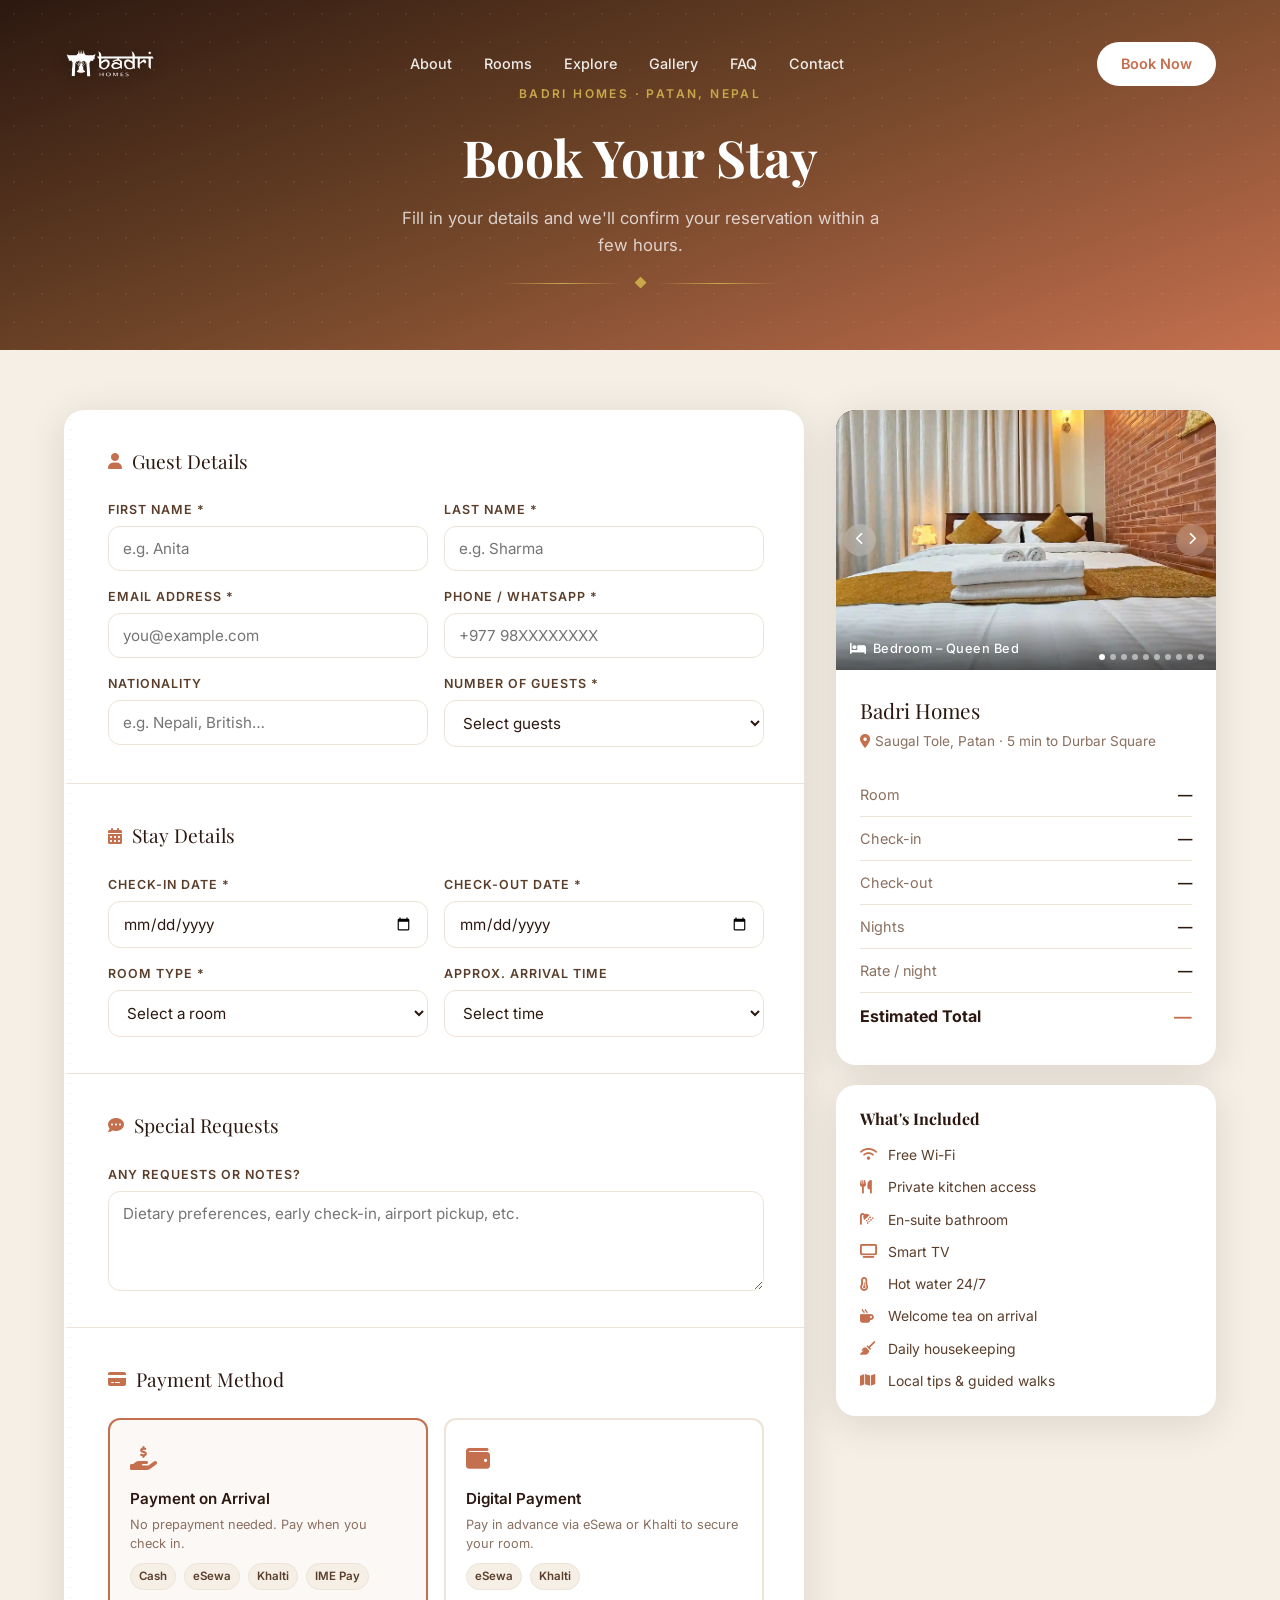
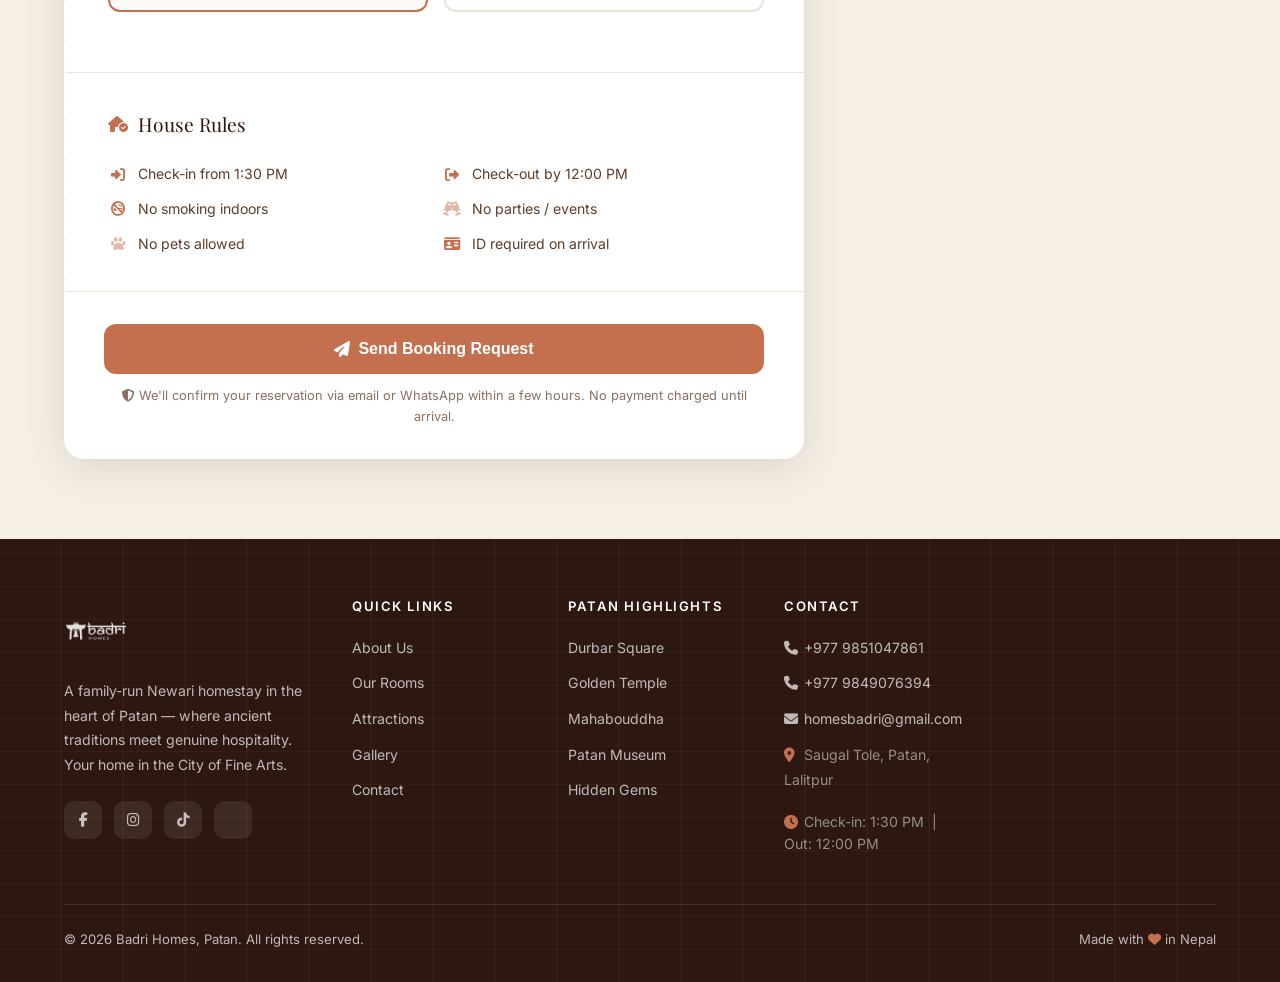
<file: book.html>
<!DOCTYPE html>
<html lang="en">
<head>
  <meta charset="UTF-8" />
  <meta name="viewport" content="width=device-width, initial-scale=1.0" />
  <title>Book Your Stay | Badri Homes – Newari Homestay in Patan, Nepal</title>
  <meta name="description" content="Book a studio apartment at Badri Homes, Patan. Private service apartments in Lalitpur with kitchens, AC, Wi-Fi. Near Patan Durbar Square. No prepayment. Instant confirmation. Best rates for Kathmandu accommodation." />
  <meta name="robots" content="index, follow" />
  <link rel="canonical" href="https://www.badrihomes.com/book.html" />
  <link rel="icon" type="image/x-icon" href="/favicon.ico?v=1781849694" />
  <link rel="icon" type="image/png" sizes="48x48" href="/favicon.png?v=1781849695" />
  <link rel="apple-touch-icon" href="/favicon.png?v=1781849695" />
  <meta name="theme-color" content="#F5EFE6" />
  <meta property="og:type" content="website" />
  <meta property="og:url" content="https://www.badrihomes.com/book.html" />
  <meta property="og:title" content="Book Your Stay | Badri Homes – Patan, Nepal" />
  <meta property="og:description" content="Reserve your room at Badri Homes. Private studios near Patan Durbar Square. No prepayment. Rated 9.5/10." />
  <meta property="og:image" content="https://www.badrihomes.com/og-image.jpg" />
  <script type="application/ld+json">
  {
    "@context": "https://schema.org",
    "@type": "WebPage",
    "name": "Book Your Stay – Badri Homes",
    "url": "https://www.badrihomes.com/book.html",
    "description": "Book a room at Badri Homes, a Newari homestay in Patan, Nepal.",
    "isPartOf": { "@type": "WebSite", "url": "https://badrihomes.com" }
  }
  </script>

  <!-- Breadcrumb Schema -->
  <script type="application/ld+json">
  {
    "@context": "https://schema.org",
    "@type": "BreadcrumbList",
    "itemListElement": [
      {
        "@type": "ListItem",
        "position": 1,
        "name": "Home",
        "item": "https://www.badrihomes.com/"
      },
      {
        "@type": "ListItem",
        "position": 2,
        "name": "Book Now",
        "item": "https://www.badrihomes.com/book.html"
      }
    ]
  }
  </script>

  <link rel="preconnect" href="https://fonts.googleapis.com" />
  <link rel="preconnect" href="https://fonts.gstatic.com" crossorigin />
  <link href="https://fonts.googleapis.com/css2?family=Playfair+Display:ital,wght@0,400;0,600;0,700;1,400&family=Inter:wght@300;400;500;600&display=swap" rel="stylesheet" />
  <link rel="stylesheet" href="https://cdnjs.cloudflare.com/ajax/libs/font-awesome/6.5.0/css/all.min.css" />
  <link rel="stylesheet" href="assets/css/base.css" />
  <link rel="stylesheet" href="assets/css/nav.css" />
  <link rel="stylesheet" href="assets/css/footer.css" />

  <style>
    /* ===== PAGE HEADER ===== */
    .book-header {
      position: relative;
      background: linear-gradient(160deg, #2C1810 0%, #6B4226 45%, #C4704F 100%);
      padding: 80px 0 60px;
      text-align: center;
      color: var(--white);
      overflow: hidden;
    }
    /* Subtle dot-grid pattern */
    .book-header::before {
      content: '';
      position: absolute;
      inset: 0;
      background-image: radial-gradient(circle, rgba(255,255,255,0.06) 1px, transparent 1px);
      background-size: 28px 28px;
      pointer-events: none;
    }
    .book-header .container { position: relative; z-index: 1; }
    .book-header .section-label {
      color: var(--gold);
      letter-spacing: 0.2em;
    }
    .book-header h1 {
      font-size: clamp(2rem, 5vw, 3.2rem);
      color: var(--white);
      margin: 12px 0 16px;
    }
    .book-header p {
      color: rgba(255,255,255,0.75);
      font-size: 1.05rem;
      max-width: 500px;
      margin: 0 auto;
    }
    /* Gold decorative line under title */
    .book-header-line {
      display: flex;
      align-items: center;
      justify-content: center;
      gap: 12px;
      margin: 20px auto 0;
      max-width: 280px;
    }
    .book-header-line span {
      flex: 1;
      height: 1px;
      background: linear-gradient(90deg, transparent, var(--gold), transparent);
    }
    .book-header-line i { color: var(--gold); font-size: 0.7rem; }

    /* ===== MAIN LAYOUT ===== */
    .book-main {
      background: var(--beige);
      padding: 60px 0 80px;
    }
    .book-grid {
      display: grid;
      grid-template-columns: 1fr 380px;
      gap: 32px;
      align-items: start;
    }

    /* ===== FORM CARD ===== */
    .book-form-card {
      background: var(--white);
      border-radius: var(--radius-lg);
      box-shadow: 0 8px 40px var(--shadow);
      overflow: hidden;
    }
    .form-section {
      padding: 36px 40px;
      border-bottom: 1px solid var(--beige-dark);
      border-left: 4px solid transparent;
      background-image: repeating-linear-gradient(
        180deg,
        transparent, transparent 9px,
        rgba(196,112,79,0.08) 9px, rgba(196,112,79,0.08) 10px
      );
      background-size: 4px 10px;
      background-repeat: repeat-y;
      background-position: left top;
    }
    .form-section:last-child { border-bottom: none; }
    .form-section:hover {
      border-left-color: var(--terracotta);
      transition: border-left-color 0.3s;
    }
    .form-section-title {
      font-family: 'Playfair Display', serif;
      font-size: 1.2rem;
      color: var(--text-dark);
      margin-bottom: 24px;
      display: flex;
      align-items: center;
      gap: 10px;
    }
    .form-section-title i {
      color: var(--terracotta);
      font-size: 1rem;
    }

    .form-row {
      display: grid;
      grid-template-columns: 1fr 1fr;
      gap: 16px;
    }
    .form-row.single { grid-template-columns: 1fr; }
    .form-row.three  { grid-template-columns: 1fr 1fr 1fr; }

    .form-group {
      display: flex;
      flex-direction: column;
      gap: 6px;
    }
    .form-group label {
      font-size: 0.78rem;
      font-weight: 600;
      letter-spacing: 0.08em;
      text-transform: uppercase;
      color: var(--text-mid);
    }
    .form-group input,
    .form-group select,
    .form-group textarea {
      padding: 12px 14px;
      border: 1.5px solid var(--beige-dark);
      border-radius: var(--radius);
      font-family: 'Inter', sans-serif;
      font-size: 0.95rem;
      color: var(--text-dark);
      background: var(--white);
      transition: border-color 0.3s, box-shadow 0.3s;
      width: 100%;
    }
    .form-group input:focus,
    .form-group select:focus,
    .form-group textarea:focus {
      outline: none;
      border-color: var(--terracotta);
      box-shadow: 0 0 0 3px rgba(196,112,79,0.15);
    }
    .form-group textarea {
      resize: vertical;
      min-height: 100px;
    }

    /* ===== PAYMENT OPTIONS ===== */
    .payment-options {
      display: grid;
      grid-template-columns: 1fr 1fr;
      gap: 16px;
      margin-bottom: 24px;
    }
    .payment-card {
      border: 2px solid var(--beige-dark);
      border-radius: var(--radius);
      padding: 20px;
      cursor: pointer;
      transition: border-color 0.3s, background 0.3s;
      position: relative;
    }
    .payment-card.selected {
      border-color: var(--terracotta);
      background: rgba(196,112,79,0.05);
    }
    .payment-card input[type="radio"] {
      position: absolute;
      opacity: 0;
      width: 0;
      height: 0;
    }
    .payment-card-icon {
      font-size: 1.5rem;
      margin-bottom: 8px;
      color: var(--terracotta);
    }
    .payment-card-title {
      font-weight: 600;
      font-size: 0.95rem;
      color: var(--text-dark);
      margin-bottom: 4px;
    }
    .payment-card-desc {
      font-size: 0.8rem;
      color: var(--text-light);
      line-height: 1.5;
    }
    .payment-apps {
      display: flex;
      gap: 8px;
      margin-top: 10px;
      flex-wrap: wrap;
    }
    .app-badge {
      font-size: 0.72rem;
      font-weight: 600;
      padding: 3px 8px;
      border-radius: 20px;
      background: var(--beige);
      color: var(--text-mid);
      border: 1px solid var(--beige-dark);
    }


    /* ===== HOUSE RULES ===== */
    .rules-grid {
      display: grid;
      grid-template-columns: 1fr 1fr;
      gap: 12px;
    }
    .rule-item {
      display: flex;
      align-items: center;
      gap: 10px;
      font-size: 0.88rem;
      color: var(--text-mid);
    }
    .rule-item i {
      width: 20px;
      text-align: center;
      color: var(--terracotta);
      font-size: 0.9rem;
    }

    /* ===== SUBMIT ===== */
    .submit-section {
      padding: 32px 40px;
    }
    .submit-btn {
      width: 100%;
      justify-content: center;
      padding: 16px;
      font-size: 1rem;
      border-radius: var(--radius);
    }
    .submit-note {
      text-align: center;
      font-size: 0.8rem;
      color: var(--text-light);
      margin-top: 12px;
    }

    /* ===== SUMMARY PANEL ===== */
    .book-summary {
      position: sticky;
      top: 100px;
      display: flex;
      flex-direction: column;
      gap: 20px;
    }
    .summary-card {
      background: var(--white);
      border-radius: var(--radius-lg);
      box-shadow: 0 8px 40px var(--shadow);
      overflow: hidden;
    }

    /* Photo Slider */
    .room-slider {
      position: relative;
      height: 260px;
      overflow: hidden;
      background: var(--text-dark);
    }
    .room-slide {
      position: absolute;
      inset: 0;
      opacity: 0;
      transition: opacity 0.7s ease;
    }
    .room-slide.active { opacity: 1; }
    .room-slide img {
      width: 100%; height: 100%;
      object-fit: cover;
    }
    .room-slide picture { display: block; width: 100%; height: 100%; }
    .slider-caption {
      position: absolute;
      bottom: 0; left: 0; right: 0;
      background: linear-gradient(transparent, rgba(0,0,0,0.6));
      color: #fff;
      font-size: 0.8rem;
      font-weight: 500;
      padding: 20px 14px 10px;
      letter-spacing: 0.04em;
    }
    .slider-arrows {
      position: absolute;
      top: 50%; transform: translateY(-50%);
      width: 100%;
      display: flex;
      justify-content: space-between;
      padding: 0 8px;
      pointer-events: none;
    }
    .slider-arrow {
      pointer-events: all;
      background: rgba(255,255,255,0.2);
      border: none;
      color: #fff;
      width: 32px; height: 32px;
      border-radius: 50%;
      cursor: pointer;
      display: flex; align-items: center; justify-content: center;
      font-size: 0.8rem;
      backdrop-filter: blur(4px);
      transition: background 0.2s;
    }
    .slider-arrow:hover { background: rgba(255,255,255,0.4); }
    .slider-dots {
      position: absolute;
      bottom: 10px; right: 12px;
      display: flex; gap: 5px;
    }
    .slider-dot {
      width: 6px; height: 6px;
      border-radius: 50%;
      background: rgba(255,255,255,0.5);
      cursor: pointer;
      border: none;
      padding: 0;
      transition: background 0.2s;
    }
    .slider-dot.active { background: #fff; }
    .slide-placeholder {
      width: 100%; height: 100%;
      background: linear-gradient(135deg, var(--brown) 0%, var(--terracotta) 100%);
      display: flex;
      flex-direction: column;
      align-items: center;
      justify-content: center;
      gap: 10px;
      color: #fff;
    }
    .slide-placeholder i { font-size: 3rem; opacity: 0.9; }
    .slide-placeholder span { font-family: 'Playfair Display', serif; font-size: 1.2rem; font-weight: 600; }
    .slide-placeholder p { font-size: 0.85rem; opacity: 0.8; margin: 0; }

    .summary-body {
      padding: 24px;
    }
    .summary-title {
      font-family: 'Playfair Display', serif;
      font-size: 1.3rem;
      color: var(--text-dark);
      margin-bottom: 4px;
    }
    .summary-location {
      font-size: 0.85rem;
      color: var(--text-light);
      display: flex;
      align-items: center;
      gap: 5px;
      margin-bottom: 20px;
    }
    .summary-location i { color: var(--terracotta); }

    .summary-row {
      display: flex;
      justify-content: space-between;
      align-items: center;
      padding: 10px 0;
      border-bottom: 1px solid var(--beige-dark);
      font-size: 0.9rem;
    }
    .summary-row:last-child { border-bottom: none; }
    .summary-row .label { color: var(--text-light); }
    .summary-row .value { font-weight: 600; color: var(--text-dark); }
    .summary-row.total .label { font-weight: 700; color: var(--text-dark); font-size: 1rem; }
    .summary-row.total .value { color: var(--terracotta); font-size: 1.1rem; }

    .summary-amenities {
      background: var(--white);
      border-radius: var(--radius-lg);
      box-shadow: 0 8px 40px var(--shadow);
      padding: 24px;
    }
    .summary-amenities h4 {
      font-family: 'Playfair Display', serif;
      font-size: 1rem;
      color: var(--text-dark);
      margin-bottom: 16px;
    }
    .amenity-list {
      display: flex;
      flex-direction: column;
      gap: 10px;
    }
    .amenity-item {
      display: flex;
      align-items: center;
      gap: 10px;
      font-size: 0.87rem;
      color: var(--text-mid);
    }
    .amenity-item i {
      width: 18px;
      color: var(--terracotta);
      font-size: 0.85rem;
    }

    /* ===== RESPONSIVE ===== */
    @media (max-width: 900px) {
      .book-grid {
        grid-template-columns: 1fr;
      }
      .book-summary {
        position: static;
        order: -1;
      }
      .summary-img { height: 160px; }
    }
    @media (max-width: 600px) {
      .form-section { padding: 24px 20px; }
      .form-row { grid-template-columns: 1fr; }
      .form-row.three { grid-template-columns: 1fr 1fr; }
      .payment-options { grid-template-columns: 1fr; }
      .rules-grid { grid-template-columns: 1fr; }
      .submit-section { padding: 24px 20px; }
    }
  </style>
</head>
<body>

  <!-- ===== NAV ===== -->
  <nav id="navbar">
    <div class="container nav-inner">
      <a href="/" class="nav-logo">
        <img src="logo.png" alt="Badri Homes Logo" />
      </a>
      <ul class="nav-links">
        <li><a href="index.html#about">About</a></li>
        <li><a href="index.html#rooms">Rooms</a></li>
        <li><a href="index.html#attractions">Explore</a></li>
        <li><a href="index.html#gallery">Gallery</a></li>
        <li><a href="/faq">FAQ</a></li>
        <li><a href="index.html#contact">Contact</a></li>
      </ul>
      <a href="/book" class="btn nav-cta">Book Now</a>
      <button class="hamburger" id="hamburger" aria-label="Open menu" aria-expanded="false" aria-controls="mobileMenu">
        <span></span><span></span><span></span>
      </button>
    </div>
  </nav>

  <!-- Mobile Overlay -->
  <div class="mobile-overlay" id="mobileOverlay" onclick="closeMobile()"></div>

  <!-- Mobile Menu -->
  <div class="mobile-menu" id="mobileMenu">
    <nav class="mobile-nav">
      <a href="index.html#rooms" onclick="closeMobile()"><i class="fa-solid fa-bed"></i><span>Rooms</span></a>
      <a href="index.html#attractions" onclick="closeMobile()"><i class="fa-solid fa-map-location-dot"></i><span>Explore Patan</span></a>
      <a href="index.html#gallery" onclick="closeMobile()"><i class="fa-solid fa-images"></i><span>Gallery</span></a>
      <a href="/faq" onclick="closeMobile()"><i class="fa-solid fa-circle-question"></i><span>FAQ</span></a>
      <a href="index.html#contact" onclick="closeMobile()"><i class="fa-solid fa-envelope"></i><span>Contact</span></a>
      <a href="/book" class="mobile-book-btn" onclick="closeMobile()"><i class="fa-solid fa-calendar-days"></i><span>Book Your Stay</span></a>
    </nav>
  </div>

  <!-- ===== PAGE HEADER ===== -->
  <div class="book-header">
    <div class="container">
      <span class="section-label">Badri Homes · Patan, Nepal</span>
      <h1>Book Your Stay</h1>
      <p>Fill in your details and we'll confirm your reservation within a few hours.</p>
      <div class="book-header-line">
        <span></span>
        <i class="fa-solid fa-diamond"></i>
        <span></span>
      </div>
    </div>
  </div>

  <!-- ===== MAIN ===== -->
  <div class="book-main">
    <div class="container">
      <div class="book-grid">

        <!-- LEFT: FORM -->
        <div class="book-form-card">
          <form id="bookingForm">

            <!-- Guest Details -->
            <div class="form-section">
              <div class="form-section-title"><i class="fa-solid fa-user"></i> Guest Details</div>
              <div style="display:flex; flex-direction:column; gap:16px;">
                <div class="form-row">
                  <div class="form-group">
                    <label>First Name *</label>
                    <input type="text" name="firstName" placeholder="e.g. Anita" required />
                  </div>
                  <div class="form-group">
                    <label>Last Name *</label>
                    <input type="text" name="lastName" placeholder="e.g. Sharma" required />
                  </div>
                </div>
                <div class="form-row">
                  <div class="form-group">
                    <label>Email Address *</label>
                    <input type="email" name="email" placeholder="you@example.com" required />
                  </div>
                  <div class="form-group">
                    <label>Phone / WhatsApp *</label>
                    <input type="tel" name="phone" placeholder="+977 98XXXXXXXX" required />
                  </div>
                </div>
                <div class="form-row">
                  <div class="form-group">
                    <label>Nationality</label>
                    <input type="text" name="nationality" placeholder="e.g. Nepali, British…" />
                  </div>
                  <div class="form-group">
                    <label>Number of Guests *</label>
                    <select name="guests" required>
                      <option value="">Select guests</option>
                      <option value="1">1 Guest</option>
                      <option value="2">2 Guests</option>
                      <option value="3">3 Guests</option>
                      <option value="4">4 Guests</option>
                    </select>
                  </div>
                </div>
              </div>
            </div>

            <!-- Stay Details -->
            <div class="form-section">
              <div class="form-section-title"><i class="fa-solid fa-calendar-days"></i> Stay Details</div>
              <div style="display:flex; flex-direction:column; gap:16px;">
                <div class="form-row">
                  <div class="form-group">
                    <label>Check-in Date *</label>
                    <input type="date" id="checkin" name="checkin" required />
                  </div>
                  <div class="form-group">
                    <label>Check-out Date *</label>
                    <input type="date" id="checkout" name="checkout" required />
                  </div>
                </div>
                <div class="form-row">
                  <div class="form-group">
                    <label>Room Type *</label>
                    <select name="roomType" id="roomType" required>
                      <option value="">Select a room</option>
                      <option value="001" data-rate="3000">Room 001 Studio Service Apartment</option>
                      <option value="002" data-rate="3000">Room 002 Studio Service Apartment</option>
                      <option value="003" data-rate="3000">Room 003 Studio Service Apartment</option>
                    </select>
                  </div>
                  <div class="form-group">
                    <label>Approx. Arrival Time</label>
                    <select name="arrivalTime">
                      <option value="">Select time</option>
                      <option>Before 12:00 PM</option>
                      <option>12:00 PM – 2:00 PM</option>
                      <option>2:00 PM – 5:00 PM</option>
                      <option>5:00 PM – 8:00 PM</option>
                      <option>After 8:00 PM</option>
                    </select>
                  </div>
                </div>
              </div>
            </div>

            <!-- Special Requests -->
            <div class="form-section">
              <div class="form-section-title"><i class="fa-solid fa-comment-dots"></i> Special Requests</div>
              <div class="form-group">
                <label>Any requests or notes?</label>
                <textarea name="requests" placeholder="Dietary preferences, early check-in, airport pickup, etc."></textarea>
              </div>
            </div>

            <!-- Payment -->
            <div class="form-section">
              <div class="form-section-title"><i class="fa-solid fa-credit-card"></i> Payment Method</div>
              <div class="payment-options">
                <label class="payment-card selected" id="payArrivalCard">
                  <input type="radio" name="payment" value="arrival" checked />
                  <div class="payment-card-icon"><i class="fa-solid fa-hand-holding-dollar"></i></div>
                  <div class="payment-card-title">Payment on Arrival</div>
                  <div class="payment-card-desc">No prepayment needed. Pay when you check in.</div>
                  <div class="payment-apps">
                    <span class="app-badge">Cash</span>
                    <span class="app-badge">eSewa</span>
                    <span class="app-badge">Khalti</span>
                    <span class="app-badge">IME Pay</span>
                  </div>
                </label>
                <label class="payment-card" id="payPreCard">
                  <input type="radio" name="payment" value="prepayment" />
                  <div class="payment-card-icon"><i class="fa-solid fa-wallet"></i></div>
                  <div class="payment-card-title">Digital Payment</div>
                  <div class="payment-card-desc">Pay in advance via eSewa or Khalti to secure your room.</div>
                  <div class="payment-apps">
                    <span class="app-badge">eSewa</span>
                    <span class="app-badge">Khalti</span>
                  </div>
                </label>
              </div>
            </div>

            <!-- House Rules -->
            <div class="form-section">
              <div class="form-section-title"><i class="fa-solid fa-house-circle-check"></i> House Rules</div>
              <div class="rules-grid">
                <div class="rule-item"><i class="fa-solid fa-right-to-bracket"></i> Check-in from 1:30 PM</div>
                <div class="rule-item"><i class="fa-solid fa-right-from-bracket"></i> Check-out by 12:00 PM</div>
                <div class="rule-item"><i class="fa-solid fa-ban-smoking"></i> No smoking indoors</div>
                <div class="rule-item"><i class="fa-solid fa-champagne-glasses" style="text-decoration:line-through; opacity:0.5;"></i> No parties / events</div>
                <div class="rule-item"><i class="fa-solid fa-paw" style="text-decoration:line-through; opacity:0.5;"></i> No pets allowed</div>
                <div class="rule-item"><i class="fa-solid fa-id-card"></i> ID required on arrival</div>
              </div>
            </div>

            <!-- Submit -->
            <div class="submit-section">
              <button type="submit" class="btn btn-primary submit-btn">
                <i class="fa-solid fa-paper-plane"></i> Send Booking Request
              </button>
              <p class="submit-note">
                <i class="fa-solid fa-shield-halved"></i>
                We'll confirm your reservation via email or WhatsApp within a few hours. No payment charged until arrival.
              </p>
            </div>

          </form>
        </div>

        <!-- RIGHT: SUMMARY -->
        <div class="book-summary">
          <div class="summary-card">
            <!-- Room Photo Slider -->
            <div class="room-slider" id="roomSlider">
              <div class="room-slide active">
                <picture><source srcset="assets/img/bed.webp" type="image/webp" /><img src="assets/img/bed.jpg" alt="Queen bedroom at Badri Homes studio apartment" /></picture>
                <div class="slider-caption"><i class="fa-solid fa-bed" style="margin-right:6px;"></i>Bedroom – Queen Bed</div>
              </div>
              <div class="room-slide">
                <picture><source srcset="assets/img/bed1.webp" type="image/webp" /><img src="assets/img/bed1.jpg" alt="Comfortable twin bed in studio apartment" /></picture>
                <div class="slider-caption"><i class="fa-solid fa-bed" style="margin-right:6px;"></i>Bedroom – Cozy & Warm</div>
              </div>
              <div class="room-slide">
                <picture><source srcset="assets/img/kitchen.webp" type="image/webp" /><img src="assets/img/kitchen.jpg" alt="Fully equipped private kitchen at Badri Homes" /></picture>
                <div class="slider-caption"><i class="fa-solid fa-kitchen-set" style="margin-right:6px;"></i>Private Kitchen – Fully Equipped</div>
              </div>
              <div class="room-slide">
                <picture><source srcset="assets/img/tv.webp" type="image/webp" /><img src="assets/img/tv.jpg" alt="TV lounge and living area in studio apartment" /></picture>
                <div class="slider-caption"><i class="fa-solid fa-couch" style="margin-right:6px;"></i>TV Lounge – Smart TV</div>
              </div>
              <div class="room-slide">
                <picture><source srcset="assets/img/lobby.webp" type="image/webp" /><img src="assets/img/lobby.jpg" alt="Welcome lobby of Badri Homes Patan" /></picture>
                <div class="slider-caption"><i class="fa-solid fa-door-open" style="margin-right:6px;"></i>Common Area</div>
              </div>
              <div class="room-slide">
                <picture><source srcset="assets/img/toilet.webp" type="image/webp" /><img src="assets/img/toilet.jpg" alt="Modern en-suite bathroom in studio apartment" /></picture>
                <div class="slider-caption"><i class="fa-solid fa-shower" style="margin-right:6px;"></i>En-suite Bathroom</div>
              </div>
              <div class="room-slide">
                <picture><source srcset="assets/img/toilet2.webp" type="image/webp" /><img src="assets/img/toilet2.jpg" alt="Luxury bathroom fixtures at Badri Homes" /></picture>
                <div class="slider-caption"><i class="fa-solid fa-bath" style="margin-right:6px;"></i>Bathroom – Hot Water 24/7</div>
              </div>
              <div class="room-slide">
                <picture><source srcset="assets/img/room.webp" type="image/webp" /><img src="assets/img/room.jpg" alt="Complete studio room view at Badri Homes Patan" /></picture>
                <div class="slider-caption"><i class="fa-solid fa-home" style="margin-right:6px;"></i>Full Studio – Private &amp; Self-Contained</div>
              </div>
              <div class="room-slide">
                <div class="slide-placeholder">
                  <i class="fa-solid fa-wind"></i>
                  <span>Air Conditioning</span>
                  <p>Split A/C in every room</p>
                </div>
                <div class="slider-caption"><i class="fa-solid fa-wind" style="margin-right:6px;"></i>Air Conditioning – All Rooms</div>
              </div>
              <div class="room-slide">
                <div class="slide-placeholder">
                  <i class="fa-solid fa-shirt"></i>
                  <span>Washing Machine</span>
                  <p>Shared laundry available</p>
                </div>
                <div class="slider-caption"><i class="fa-solid fa-shirt" style="margin-right:6px;"></i>Washing Machine – On Site</div>
              </div>
              <div class="slider-arrows">
                <button class="slider-arrow" id="slidePrev"><i class="fa-solid fa-chevron-left"></i></button>
                <button class="slider-arrow" id="slideNext"><i class="fa-solid fa-chevron-right"></i></button>
              </div>
              <div class="slider-dots" id="sliderDots"></div>
            </div>
            <div class="summary-body">
              <div class="summary-title">Badri Homes</div>
              <div class="summary-location"><i class="fa-solid fa-location-dot"></i> Saugal Tole, Patan · 5 min to Durbar Square</div>
              <div class="summary-row">
                <span class="label">Room</span>
                <span class="value" id="sumRoom">—</span>
              </div>
              <div class="summary-row">
                <span class="label">Check-in</span>
                <span class="value" id="sumCheckin">—</span>
              </div>
              <div class="summary-row">
                <span class="label">Check-out</span>
                <span class="value" id="sumCheckout">—</span>
              </div>
              <div class="summary-row">
                <span class="label">Nights</span>
                <span class="value" id="sumNights">—</span>
              </div>
              <div class="summary-row">
                <span class="label">Rate / night</span>
                <span class="value" id="sumRate">—</span>
              </div>
              <div class="summary-row total">
                <span class="label">Estimated Total</span>
                <span class="value" id="sumTotal">—</span>
              </div>
            </div>
          </div>

          <div class="summary-amenities">
            <h4>What's Included</h4>
            <div class="amenity-list">
              <div class="amenity-item"><i class="fa-solid fa-wifi"></i> Free Wi-Fi</div>
              <div class="amenity-item"><i class="fa-solid fa-utensils"></i> Private kitchen access</div>
              <div class="amenity-item"><i class="fa-solid fa-shower"></i> En-suite bathroom</div>
              <div class="amenity-item"><i class="fa-solid fa-tv"></i> Smart TV</div>
              <div class="amenity-item"><i class="fa-solid fa-temperature-half"></i> Hot water 24/7</div>
              <div class="amenity-item"><i class="fa-solid fa-mug-hot"></i> Welcome tea on arrival</div>
              <div class="amenity-item"><i class="fa-solid fa-broom"></i> Daily housekeeping</div>
              <div class="amenity-item"><i class="fa-solid fa-map"></i> Local tips & guided walks</div>
            </div>
          </div>
        </div>

      </div>
    </div>
  </div>

  <!-- ===== FOOTER ===== -->
  <footer>
    <div class="container">
      <div class="footer-grid">
        <div class="footer-brand">
          <div class="nav-logo" style="margin-bottom:16px; max-width:200px;">
            <img src="logo.png" alt="Badri Homes Logo" style="height:64px; width:auto; filter:brightness(0) invert(1); opacity:0.88;" />
          </div>
          <p class="footer-desc">A family-run Newari homestay in the heart of Patan — where ancient traditions meet genuine hospitality. Your home in the City of Fine Arts.</p>
          <div class="social-links">
            <a href="https://www.facebook.com/badri.homes/" target="_blank" rel="noopener noreferrer" class="social-link" aria-label="Facebook"><i class="fa-brands fa-facebook-f"></i></a>
            <a href="https://www.instagram.com/badrihomes/" target="_blank" rel="noopener noreferrer" class="social-link" aria-label="Instagram"><i class="fa-brands fa-instagram"></i></a>
            <a href="https://www.tiktok.com/@badri.homes" target="_blank" rel="noopener noreferrer" class="social-link" aria-label="TikTok"><i class="fa-brands fa-tiktok"></i></a>
            <a href="https://www.booking.com/hotel/np/badri-homes.html" target="_blank" rel="noopener noreferrer" class="social-link" aria-label="Booking.com"><i class="fa-brands fa-booking"></i></a>
          </div>
        </div>
        <div class="footer-col">
          <h4>Quick Links</h4>
          <ul class="footer-links">
            <li><a href="index.html#about">About Us</a></li>
            <li><a href="index.html#rooms">Our Rooms</a></li>
            <li><a href="index.html#attractions">Attractions</a></li>
            <li><a href="index.html#gallery">Gallery</a></li>
            <li><a href="index.html#contact">Contact</a></li>
          </ul>
        </div>
        <div class="footer-col">
          <h4>Patan Highlights</h4>
          <ul class="footer-links">
            <li><a href="index.html#attractions">Durbar Square</a></li>
            <li><a href="index.html#attractions">Golden Temple</a></li>
            <li><a href="index.html#attractions">Mahabouddha</a></li>
            <li><a href="index.html#attractions">Patan Museum</a></li>
            <li><a href="index.html#attractions">Hidden Gems</a></li>
          </ul>
        </div>
        <div class="footer-col">
          <h4>Contact</h4>
          <ul class="footer-links">
            <li><a href="tel:+9779851047861"><i class="fa-solid fa-phone" style="width:16px;"></i> +977 9851047861</a></li>
            <li><a href="tel:+9779849076394"><i class="fa-solid fa-phone" style="width:16px;"></i> +977 9849076394</a></li>
            <li><a href="mailto:homesbadri@gmail.com"><i class="fa-solid fa-envelope" style="width:16px;"></i> homesbadri@gmail.com</a></li>
            <li><a href="https://maps.app.goo.gl/cqF1LvkuEV4uMsrr8" target="_blank" style="color:rgba(255,255,255,0.5);font-size:0.88rem;"><i class="fa-solid fa-location-dot" style="width:16px; color:var(--terracotta);"></i> Saugal Tole, Patan, Lalitpur</a></li>
            <li style="color:rgba(255,255,255,0.5);font-size:0.88rem;margin-top:8px;">
              <i class="fa-solid fa-clock" style="width:16px; color:var(--terracotta);"></i> Check-in: 1:30 PM &nbsp;|&nbsp; Out: 12:00 PM
            </li>
          </ul>
        </div>
      </div>
      <div class="footer-bottom">
        <span>&copy; 2026 Badri Homes, Patan. All rights reserved.</span>
        <span>Made with <i class="fa-solid fa-heart" style="color:var(--terracotta);"></i> in Nepal</span>
      </div>
    </div>
  </footer>

  <script src="assets/js/nav.js"></script>
  <script>
    // ===== DATE SETUP =====
    const today = new Date().toISOString().split('T')[0];
    document.getElementById('checkin').min  = today;
    document.getElementById('checkout').min = today;

    document.getElementById('checkin').addEventListener('change', function () {
      const next = new Date(this.value);
      next.setDate(next.getDate() + 1);
      const nextStr = next.toISOString().split('T')[0];
      document.getElementById('checkout').min = nextStr;
      if (!document.getElementById('checkout').value || document.getElementById('checkout').value <= this.value) {
        document.getElementById('checkout').value = nextStr;
      }
      updateSummary();
    });
    document.getElementById('checkout').addEventListener('change', updateSummary);
    document.getElementById('roomType').addEventListener('change', updateSummary);

    // ===== SUMMARY UPDATE =====
    function updateSummary() {
      const ci       = document.getElementById('checkin').value;
      const co       = document.getElementById('checkout').value;
      const roomSel  = document.getElementById('roomType');
      const roomOpt  = roomSel.options[roomSel.selectedIndex];
      const rate     = roomOpt ? parseInt(roomOpt.dataset.rate) : 0;
      const roomName = roomOpt && roomOpt.value ? roomOpt.text : '—';

      document.getElementById('sumRoom').textContent = roomName !== '—' ? roomName : '—';
      document.getElementById('sumRate').textContent = rate ? 'NPR ' + rate.toLocaleString() : '—';

      if (ci && co) {
        const nights = Math.max(0, (new Date(co) - new Date(ci)) / 86400000);
        document.getElementById('sumCheckin').textContent  = formatDate(ci);
        document.getElementById('sumCheckout').textContent = formatDate(co);
        document.getElementById('sumNights').textContent   = nights + (nights === 1 ? ' night' : ' nights');
        document.getElementById('sumTotal').textContent    = rate && nights ? 'NPR ' + (rate * nights).toLocaleString() : '—';
      }
    }

    function formatDate(str) {
      const d = new Date(str + 'T00:00:00');
      return d.toLocaleDateString('en-GB', { day: 'numeric', month: 'short', year: 'numeric' });
    }

    // ===== PAYMENT TOGGLE =====
    document.querySelectorAll('input[name="payment"]').forEach(function (radio) {
      radio.addEventListener('change', function () {
        document.getElementById('payArrivalCard').classList.toggle('selected', this.value === 'arrival');
        document.getElementById('payPreCard').classList.toggle('selected', this.value === 'prepayment');
      });
    });

    // ===== FORM SUBMIT =====
    document.getElementById('bookingForm').addEventListener('submit', function (e) {
      e.preventDefault();
      const data    = new FormData(this);
      const name    = data.get('firstName') + ' ' + data.get('lastName');
      const email   = data.get('email');
      const phone   = data.get('phone');
      const ci      = data.get('checkin');
      const co      = data.get('checkout');
      const room    = document.getElementById('roomType').options[document.getElementById('roomType').selectedIndex].text;
      const guests  = data.get('guests');
      const payment = data.get('payment') === 'prepayment' ? 'Digital Payment (Pre-payment)' : 'Payment on Arrival';
      const notes   = data.get('requests') || 'None';

      const subject = encodeURIComponent('Booking Request – Badri Homes');
      const body    = encodeURIComponent(
        'Hi,\n\nI would like to book a stay at Badri Homes.\n\n' +
        '---\n' +
        'Name: '     + name    + '\n' +
        'Email: '    + email   + '\n' +
        'Phone: '    + phone   + '\n' +
        'Room: '     + room    + '\n' +
        'Check-in: ' + ci      + '\n' +
        'Check-out: '+ co      + '\n' +
        'Guests: '   + guests  + '\n' +
        'Payment: '  + payment + '\n' +
        'Notes: '    + notes   + '\n' +
        '---\n\nThank you!'
      );

      // Show popup with WhatsApp and Email options
      const choice = confirm('Send via:\n✓ OK = WhatsApp\n✗ Cancel = Email\n\nOr send to both?');

      if (choice === null) {
        // User clicked Cancel - send via email only
        window.location.href = 'mailto:homesbadri@gmail.com?subject=' + subject + '&body=' + body;
      } else {
        // Send via both WhatsApp and Email
        // WhatsApp
        const whatsappPhone = '9779851047861';
        const whatsappMsg = encodeURIComponent(
          'Hi,\n\nI would like to book a stay at Badri Homes.\n\n' +
          '---\n' +
          'Name: '     + name    + '\n' +
          'Email: '    + email   + '\n' +
          'Phone: '    + phone   + '\n' +
          'Room: '     + room    + '\n' +
          'Check-in: ' + ci      + '\n' +
          'Check-out: '+ co      + '\n' +
          'Guests: '   + guests  + '\n' +
          'Payment: '  + payment + '\n' +
          'Notes: '    + notes   + '\n' +
          '---\n\nThank you!'
        );
        window.open('https://wa.me/' + whatsappPhone + '?text=' + whatsappMsg, '_blank');

        // Email
        setTimeout(() => {
          window.location.href = 'mailto:homesbadri@gmail.com?subject=' + subject + '&body=' + body;
        }, 500);
      }
    });

    // ===== ROOM PHOTO SLIDER =====
    (function () {
      const slides   = Array.from(document.querySelectorAll('#roomSlider .room-slide'));
      const dotsWrap = document.getElementById('sliderDots');
      let cur = 0;
      const total = slides.length;

      slides.forEach((_, i) => {
        const d = document.createElement('button');
        d.className = 'slider-dot' + (i === 0 ? ' active' : '');
        d.setAttribute('aria-label', 'Photo ' + (i + 1));
        d.onclick = () => goTo(i);
        dotsWrap.appendChild(d);
      });

      function goTo(n) {
        slides[cur].classList.remove('active');
        dotsWrap.children[cur].classList.remove('active');
        cur = (n + total) % total;
        slides[cur].classList.add('active');
        dotsWrap.children[cur].classList.add('active');
      }

      document.getElementById('slidePrev').onclick = () => goTo(cur - 1);
      document.getElementById('slideNext').onclick = () => goTo(cur + 1);

      // Touch swipe
      let tx = 0;
      const slider = document.getElementById('roomSlider');
      slider.addEventListener('touchstart', e => { tx = e.changedTouches[0].clientX; }, { passive: true });
      slider.addEventListener('touchend', e => {
        const dx = e.changedTouches[0].clientX - tx;
        if (Math.abs(dx) > 40) goTo(dx < 0 ? cur + 1 : cur - 1);
      }, { passive: true });

      // Auto-advance
      setInterval(() => goTo(cur + 1), 3500);
    })();
  </script>
</body>
</html>
</file>
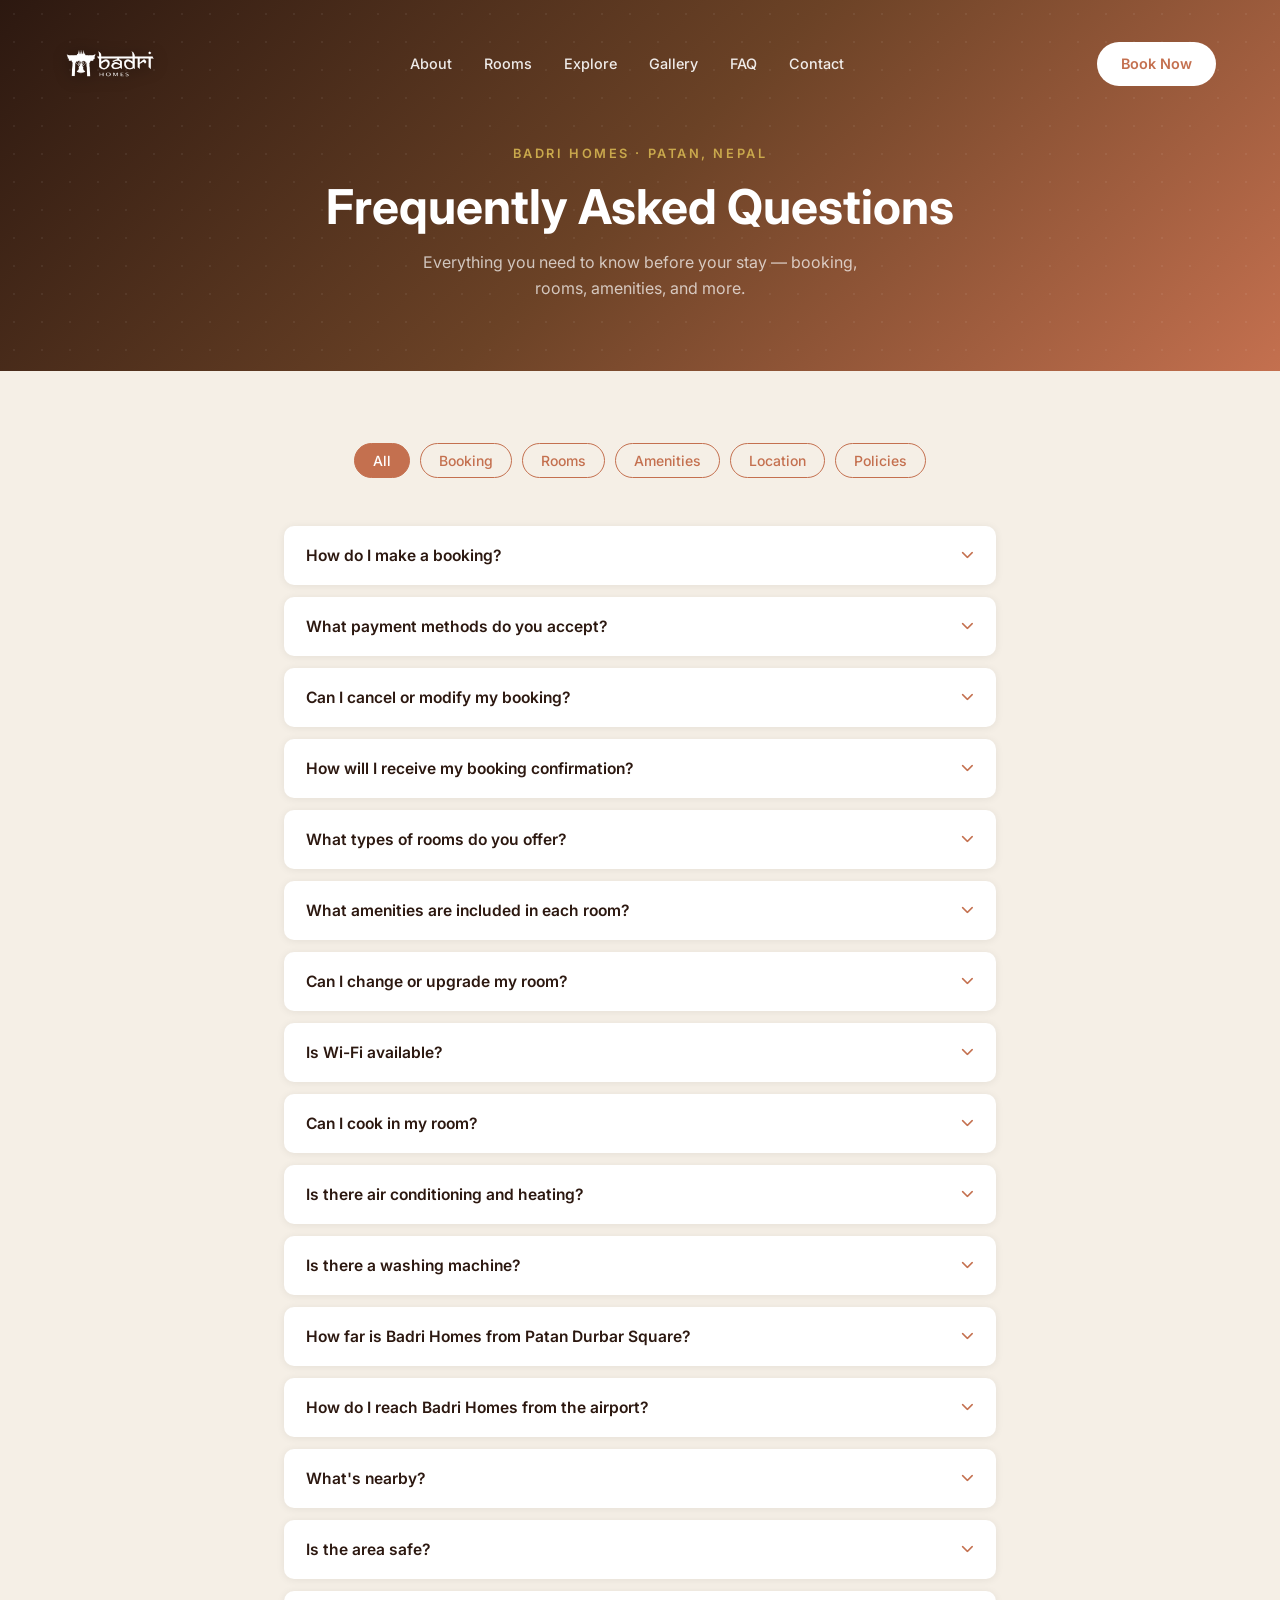
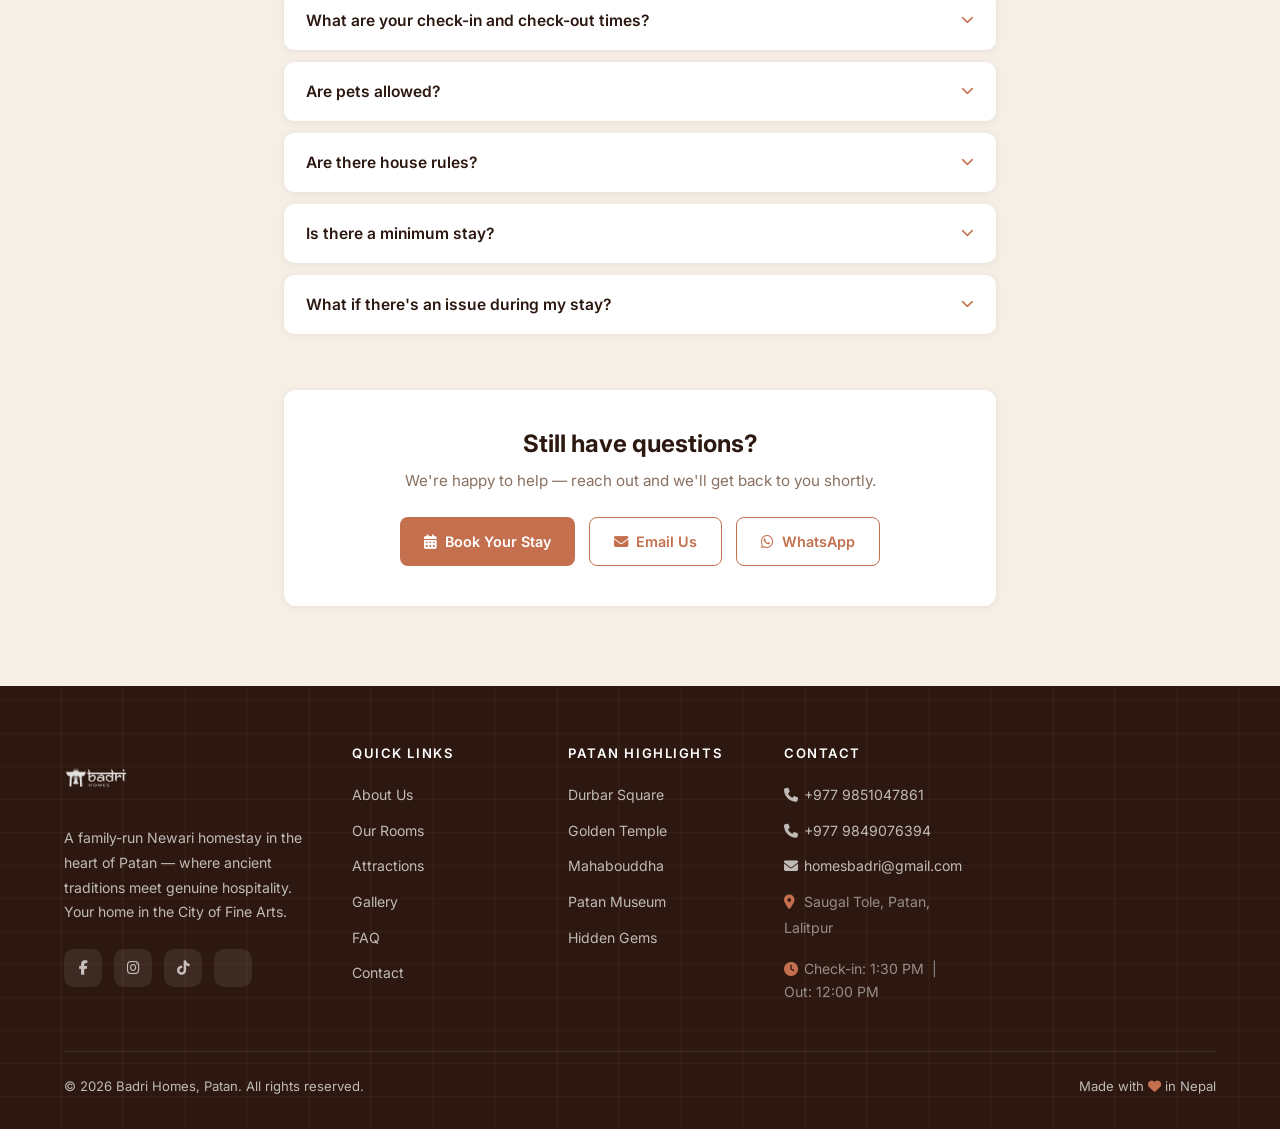
<file: faq.html>
<!DOCTYPE html>
<html lang="en">
<head>
  <meta charset="UTF-8" />
  <meta name="viewport" content="width=device-width, initial-scale=1.0" />
  <title>FAQ | Badri Homes – Newari Homestay in Patan, Nepal</title>
  <meta name="description" content="FAQ - Badri Homes Patan. Get answers about booking studio apartments, rooms, amenities, cancellation policy, check-in, payment methods, and accommodation in Lalitpur, Kathmandu." />
  <meta name="robots" content="index, follow" />
  <link rel="canonical" href="https://www.badrihomes.com/faq.html" />
  <link rel="icon" type="image/x-icon" href="/favicon.ico?v=1781849694" />
  <link rel="icon" type="image/png" sizes="48x48" href="/favicon.png?v=1781849695" />
  <link rel="apple-touch-icon" href="/favicon.png?v=1781849695" />
  <meta name="theme-color" content="#F5EFE6" />
  <meta property="og:type" content="website" />
  <meta property="og:url" content="https://www.badrihomes.com/faq.html" />
  <meta property="og:title" content="FAQ | Badri Homes – Patan, Nepal" />
  <meta property="og:description" content="Get answers to common questions about booking, rooms, amenities, and your stay at Badri Homes." />
  <meta property="og:image" content="https://www.badrihomes.com/og-image.jpg" />
  <script type="application/ld+json">
  {
    "@context": "https://schema.org",
    "@type": "WebPage",
    "name": "FAQ – Badri Homes",
    "url": "https://www.badrihomes.com/faq.html",
    "description": "Frequently asked questions about Badri Homes",
    "isPartOf": { "@type": "WebSite", "url": "https://badrihomes.com" }
  }
  </script>

  <!-- Breadcrumb Schema -->
  <script type="application/ld+json">
  {
    "@context": "https://schema.org",
    "@type": "BreadcrumbList",
    "itemListElement": [
      {
        "@type": "ListItem",
        "position": 1,
        "name": "Home",
        "item": "https://www.badrihomes.com/"
      },
      {
        "@type": "ListItem",
        "position": 3,
        "name": "FAQ",
        "item": "https://www.badrihomes.com/faq.html"
      }
    ]
  }
  </script>

  <link rel="preconnect" href="https://fonts.googleapis.com" />
  <link rel="preconnect" href="https://fonts.gstatic.com" crossorigin />
  <link href="https://fonts.googleapis.com/css2?family=Playfair+Display:ital,wght@0,400;0,600;0,700;1,400&family=Inter:wght@300;400;500;600&display=swap" rel="stylesheet" />
  <link rel="stylesheet" href="https://cdnjs.cloudflare.com/ajax/libs/font-awesome/6.5.0/css/all.min.css" />
  <link rel="stylesheet" href="assets/css/base.css" />
  <link rel="stylesheet" href="assets/css/nav.css" />
  <link rel="stylesheet" href="assets/css/footer.css" />

  <style>
    /* ===== FAQ PAGE HEADER ===== */
    .faq-header {
      position: relative;
      background: linear-gradient(135deg, #2C1810 0%, #6B4226 50%, #C4704F 100%);
      padding: 140px 0 70px;
      text-align: center;
      color: var(--white);
      overflow: hidden;
    }
    .faq-header::before {
      content: '';
      position: absolute;
      inset: 0;
      background-image: radial-gradient(circle, rgba(255,255,255,0.06) 1px, transparent 1px);
      background-size: 28px 28px;
      pointer-events: none;
    }
    .faq-header .container { position: relative; z-index: 1; }
    .faq-header .section-label {
      display: inline-block;
      color: var(--gold);
      letter-spacing: 0.2em;
      font-size: 0.8rem;
      text-transform: uppercase;
      margin-bottom: 14px;
    }
    .faq-header h1 {
      font-size: clamp(2rem, 5vw, 3rem);
      color: var(--white);
      margin: 0 0 14px;
      font-family: var(--font-display);
      line-height: 1.2;
    }
    .faq-header p {
      color: rgba(255,255,255,0.7);
      font-size: 1rem;
      max-width: 480px;
      margin: 0 auto;
      line-height: 1.6;
    }

    /* ===== FAQ MAIN ===== */
    .faq-main {
      background: var(--beige);
      padding: 72px 0 80px;
    }
    .faq-wrap {
      max-width: 760px;
      margin: 0 auto;
      padding: 0 24px;
    }

    /* ===== CATEGORY FILTERS ===== */
    .faq-categories {
      display: flex;
      gap: 10px;
      justify-content: center;
      flex-wrap: wrap;
      margin-bottom: 48px;
    }
    .faq-cat-btn {
      padding: 8px 18px;
      border: 1.5px solid var(--terracotta);
      background: transparent;
      color: var(--terracotta);
      border-radius: 30px;
      cursor: pointer;
      font-weight: 500;
      font-size: 0.875rem;
      transition: all 0.25s;
      font-family: var(--font-body);
    }
    .faq-cat-btn:hover,
    .faq-cat-btn.active {
      background: var(--terracotta);
      color: var(--white);
    }

    /* ===== FAQ ITEM ===== */
    .faq-item {
      background: var(--white);
      border-radius: 10px;
      margin-bottom: 12px;
      box-shadow: 0 1px 8px rgba(0,0,0,0.07);
      overflow: hidden;
      transition: box-shadow 0.25s;
    }
    .faq-item:hover { box-shadow: 0 4px 18px rgba(0,0,0,0.11); }
    .faq-item.hidden { display: none; }

    .faq-question {
      width: 100%;
      display: flex;
      justify-content: space-between;
      align-items: center;
      padding: 20px 22px;
      background: transparent;
      border: none;
      text-align: left;
      cursor: pointer;
      font-size: 0.975rem;
      font-weight: 600;
      color: var(--dark);
      font-family: var(--font-body);
      transition: background 0.2s;
      gap: 16px;
    }
    .faq-question:hover { background: rgba(196,112,79,0.04); }
    .faq-item.open .faq-question {
      background: linear-gradient(90deg, rgba(196,112,79,0.07) 0%, transparent 80%);
      color: var(--terracotta);
    }

    .faq-chevron {
      font-size: 0.8rem;
      color: var(--terracotta);
      flex-shrink: 0;
      transition: transform 0.3s ease;
    }
    .faq-item.open .faq-chevron { transform: rotate(180deg); }

    .faq-answer {
      max-height: 0;
      overflow: hidden;
      transition: max-height 0.38s ease, padding 0.3s ease;
    }
    .faq-item.open .faq-answer {
      max-height: 600px;
    }
    .faq-answer-inner {
      padding: 4px 22px 22px;
      border-top: 1px solid rgba(196,112,79,0.12);
    }
    .faq-answer-inner p {
      color: var(--text);
      line-height: 1.7;
      font-size: 0.92rem;
      margin: 10px 0 0;
    }
    .faq-answer-inner p:first-child { margin-top: 0; }
    .faq-answer-inner a {
      color: var(--terracotta);
      text-decoration: none;
      font-weight: 500;
      border-bottom: 1px solid rgba(196,112,79,0.4);
      transition: color 0.2s, border-color 0.2s;
    }
    .faq-answer-inner a:hover {
      color: var(--gold);
      border-bottom-color: var(--gold);
    }
    .faq-answer-inner ul {
      margin: 10px 0 0;
      padding-left: 18px;
    }
    .faq-answer-inner ul li {
      color: var(--text);
      font-size: 0.92rem;
      line-height: 1.7;
    }

    /* ===== STILL HAVE QUESTIONS CTA ===== */
    .faq-cta {
      margin-top: 56px;
      background: var(--white);
      border-radius: 12px;
      padding: 40px 32px;
      text-align: center;
      box-shadow: 0 1px 8px rgba(0,0,0,0.07);
    }
    .faq-cta h3 {
      font-family: var(--font-display);
      font-size: 1.5rem;
      color: var(--dark);
      margin: 0 0 10px;
    }
    .faq-cta p {
      color: var(--text-light);
      font-size: 0.95rem;
      margin: 0 0 24px;
    }
    .faq-cta-btns {
      display: flex;
      gap: 14px;
      justify-content: center;
      flex-wrap: wrap;
    }
    .faq-cta-btns a {
      display: inline-flex;
      align-items: center;
      gap: 8px;
      padding: 12px 24px;
      border-radius: 8px;
      font-weight: 600;
      font-size: 0.9rem;
      text-decoration: none;
      transition: all 0.25s;
    }
    .faq-cta-btns .btn-primary {
      background: var(--terracotta);
      color: var(--white);
    }
    .faq-cta-btns .btn-primary:hover { background: #b85c3a; }
    .faq-cta-btns .btn-outline {
      border: 1.5px solid var(--terracotta);
      color: var(--terracotta);
    }
    .faq-cta-btns .btn-outline:hover {
      background: var(--terracotta);
      color: var(--white);
    }

    @media (max-width: 768px) {
      .faq-header { padding: 120px 0 56px; }
      .faq-main { padding: 52px 0 64px; }
      .faq-cta { padding: 28px 20px; }
    }
  </style>
</head>
<body>

  <!-- ===== NAV ===== -->
  <nav id="navbar">
    <div class="container nav-inner">
      <a href="/" class="nav-logo">
        <img src="logo.png" alt="Badri Homes Logo" />
      </a>
      <ul class="nav-links">
        <li><a href="index.html#about">About</a></li>
        <li><a href="index.html#rooms">Rooms</a></li>
        <li><a href="index.html#attractions">Explore</a></li>
        <li><a href="index.html#gallery">Gallery</a></li>
        <li><a href="/faq" class="active">FAQ</a></li>
        <li><a href="index.html#contact">Contact</a></li>
      </ul>
      <a href="/book" class="btn nav-cta">Book Now</a>
      <button class="hamburger" id="hamburger" aria-label="Open menu" aria-expanded="false" aria-controls="mobileMenu">
        <span></span><span></span><span></span>
      </button>
    </div>
  </nav>

  <!-- Mobile Overlay -->
  <div class="mobile-overlay" id="mobileOverlay" onclick="closeMobile()"></div>

  <!-- Mobile Menu -->
  <div class="mobile-menu" id="mobileMenu">
    <nav class="mobile-nav">
      <a href="index.html#rooms" onclick="closeMobile()"><i class="fa-solid fa-bed"></i><span>Rooms</span></a>
      <a href="index.html#attractions" onclick="closeMobile()"><i class="fa-solid fa-map-location-dot"></i><span>Explore Patan</span></a>
      <a href="index.html#gallery" onclick="closeMobile()"><i class="fa-solid fa-images"></i><span>Gallery</span></a>
      <a href="/faq" onclick="closeMobile()"><i class="fa-solid fa-circle-question"></i><span>FAQ</span></a>
      <a href="index.html#contact" onclick="closeMobile()"><i class="fa-solid fa-envelope"></i><span>Contact</span></a>
      <a href="/book" class="mobile-book-btn" onclick="closeMobile()"><i class="fa-solid fa-calendar-days"></i><span>Book Your Stay</span></a>
    </nav>
  </div>

  <!-- ===== PAGE HEADER ===== -->
  <div class="faq-header">
    <div class="container">
      <span class="section-label">Badri Homes · Patan, Nepal</span>
      <h1>Frequently Asked Questions</h1>
      <p>Everything you need to know before your stay — booking, rooms, amenities, and more.</p>
    </div>
  </div>

  <!-- ===== MAIN ===== -->
  <div class="faq-main">
    <div class="faq-wrap">

      <!-- Category Filter -->
      <div class="faq-categories">
        <button class="faq-cat-btn active" data-category="all">All</button>
        <button class="faq-cat-btn" data-category="booking">Booking</button>
        <button class="faq-cat-btn" data-category="rooms">Rooms</button>
        <button class="faq-cat-btn" data-category="amenities">Amenities</button>
        <button class="faq-cat-btn" data-category="location">Location</button>
        <button class="faq-cat-btn" data-category="policies">Policies</button>
      </div>

      <!-- BOOKING -->
      <div class="faq-item" data-category="booking">
        <button class="faq-question">
          <span>How do I make a booking?</span>
          <i class="fa-solid fa-chevron-down faq-chevron"></i>
        </button>
        <div class="faq-answer">
          <div class="faq-answer-inner">
            <p>Book directly on our <a href="/book">booking page</a>. Fill in your details, pick your room and dates, choose a payment method, and submit. We'll confirm within a few hours via email or WhatsApp.</p>
          </div>
        </div>
      </div>

      <div class="faq-item" data-category="booking">
        <button class="faq-question">
          <span>What payment methods do you accept?</span>
          <i class="fa-solid fa-chevron-down faq-chevron"></i>
        </button>
        <div class="faq-answer">
          <div class="faq-answer-inner">
            <p><strong>Payment on Arrival:</strong> Cash (NPR), eSewa, Khalti, or IME Pay.</p>
            <p><strong>Pre-payment:</strong> Bank transfer, eSewa, or Khalti before arrival.</p>
          </div>
        </div>
      </div>

      <div class="faq-item" data-category="booking">
        <button class="faq-question">
          <span>Can I cancel or modify my booking?</span>
          <i class="fa-solid fa-chevron-down faq-chevron"></i>
        </button>
        <div class="faq-answer">
          <div class="faq-answer-inner">
            <p>Yes. Free cancellation up to 48 hours before check-in. Within 48 hours, 50% of the amount is retained. Contact us at <a href="mailto:homesbadri@gmail.com">homesbadri@gmail.com</a> or WhatsApp to make changes.</p>
          </div>
        </div>
      </div>

      <div class="faq-item" data-category="booking">
        <button class="faq-question">
          <span>How will I receive my booking confirmation?</span>
          <i class="fa-solid fa-chevron-down faq-chevron"></i>
        </button>
        <div class="faq-answer">
          <div class="faq-answer-inner">
            <p>You'll get a confirmation via email and WhatsApp within a few hours of submitting the form, including payment instructions and check-in details.</p>
          </div>
        </div>
      </div>

      <!-- ROOMS -->
      <div class="faq-item" data-category="rooms">
        <button class="faq-question">
          <span>What types of rooms do you offer?</span>
          <i class="fa-solid fa-chevron-down faq-chevron"></i>
        </button>
        <div class="faq-answer">
          <div class="faq-answer-inner">
            <p>Three private studio service apartments, each with a queen bed, private kitchen, and en-suite bathroom:</p>
            <ul>
              <li><strong>Room 001 Studio Service Apartment</strong> — First Floor</li>
              <li><strong>Room 002 Studio Service Apartment</strong> — Second Floor</li>
              <li><strong>Room 003 Studio Service Apartment</strong> — Third Floor · best views of Patan</li>
            </ul>
          </div>
        </div>
      </div>

      <div class="faq-item" data-category="rooms">
        <button class="faq-question">
          <span>What amenities are included in each room?</span>
          <i class="fa-solid fa-chevron-down faq-chevron"></i>
        </button>
        <div class="faq-answer">
          <div class="faq-answer-inner">
            <ul>
              <li>Queen bed with premium linens</li>
              <li>Fully equipped private kitchen (stove, refrigerator, utensils)</li>
              <li>En-suite bathroom with hot water shower</li>
              <li>Free high-speed Wi-Fi</li>
              <li>Air-conditioning</li>
              <li>Washing machine</li>
              <li>Work desk and seating area</li>
              <li>Heater (winter months)</li>
            </ul>
          </div>
        </div>
      </div>

      <div class="faq-item" data-category="rooms">
        <button class="faq-question">
          <span>Can I change or upgrade my room?</span>
          <i class="fa-solid fa-chevron-down faq-chevron"></i>
        </button>
        <div class="faq-answer">
          <div class="faq-answer-inner">
            <p>Yes, subject to availability. Email us at <a href="mailto:homesbadri@gmail.com">homesbadri@gmail.com</a> or WhatsApp and we'll sort it out.</p>
          </div>
        </div>
      </div>

      <!-- AMENITIES -->
      <div class="faq-item" data-category="amenities">
        <button class="faq-question">
          <span>Is Wi-Fi available?</span>
          <i class="fa-solid fa-chevron-down faq-chevron"></i>
        </button>
        <div class="faq-answer">
          <div class="faq-answer-inner">
            <p>Yes, free high-speed Wi-Fi is included in all rooms — great for remote work or staying in touch.</p>
          </div>
        </div>
      </div>

      <div class="faq-item" data-category="amenities">
        <button class="faq-question">
          <span>Can I cook in my room?</span>
          <i class="fa-solid fa-chevron-down faq-chevron"></i>
        </button>
        <div class="faq-answer">
          <div class="faq-answer-inner">
            <p>Absolutely. Each room has a fully equipped private kitchen with a gas stove, refrigerator, cookware, and utensils.</p>
          </div>
        </div>
      </div>

      <div class="faq-item" data-category="amenities">
        <button class="faq-question">
          <span>Is there air conditioning and heating?</span>
          <i class="fa-solid fa-chevron-down faq-chevron"></i>
        </button>
        <div class="faq-answer">
          <div class="faq-answer-inner">
            <p>Yes, all rooms have air-conditioning for summer and a heater for the winter months.</p>
          </div>
        </div>
      </div>

      <div class="faq-item" data-category="amenities">
        <button class="faq-question">
          <span>Is there a washing machine?</span>
          <i class="fa-solid fa-chevron-down faq-chevron"></i>
        </button>
        <div class="faq-answer">
          <div class="faq-answer-inner">
            <p>Yes, every room has its own private washing machine. Detergent is available locally or on request.</p>
          </div>
        </div>
      </div>

      <!-- LOCATION -->
      <div class="faq-item" data-category="location">
        <button class="faq-question">
          <span>How far is Badri Homes from Patan Durbar Square?</span>
          <i class="fa-solid fa-chevron-down faq-chevron"></i>
        </button>
        <div class="faq-answer">
          <div class="faq-answer-inner">
            <p>Just a 5-minute walk away. Patan Durbar Square is a UNESCO World Heritage Site and one of Nepal's finest historic landmarks.</p>
          </div>
        </div>
      </div>

      <div class="faq-item" data-category="location">
        <button class="faq-question">
          <span>How do I reach Badri Homes from the airport?</span>
          <i class="fa-solid fa-chevron-down faq-chevron"></i>
        </button>
        <div class="faq-answer">
          <div class="faq-answer-inner">
            <p>Tribhuvan International Airport is about 6 km away — roughly 15 minutes by taxi (NPR 300–500). Uber and ride-hailing apps also work from the airport. We can help arrange pickup — just ask.</p>
          </div>
        </div>
      </div>

      <div class="faq-item" data-category="location">
        <button class="faq-question">
          <span>What's nearby?</span>
          <i class="fa-solid fa-chevron-down faq-chevron"></i>
        </button>
        <div class="faq-answer">
          <div class="faq-answer-inner">
            <ul>
              <li>Patan Durbar Square — 5 min walk (UNESCO)</li>
              <li>Krishna Mandir Temple — 2 min walk</li>
              <li>Machhindranath Temple — walking distance</li>
              <li>Newari restaurants and craft shops</li>
              <li>Local markets and street food</li>
            </ul>
          </div>
        </div>
      </div>

      <div class="faq-item" data-category="location">
        <button class="faq-question">
          <span>Is the area safe?</span>
          <i class="fa-solid fa-chevron-down faq-chevron"></i>
        </button>
        <div class="faq-answer">
          <div class="faq-answer-inner">
            <p>Yes — Patan is one of Kathmandu Valley's safest and most tourist-friendly neighbourhoods, well-lit and active at all hours. Standard travel precautions apply, but guests consistently feel at home here.</p>
          </div>
        </div>
      </div>

      <!-- POLICIES -->
      <div class="faq-item" data-category="policies">
        <button class="faq-question">
          <span>What are your check-in and check-out times?</span>
          <i class="fa-solid fa-chevron-down faq-chevron"></i>
        </button>
        <div class="faq-answer">
          <div class="faq-answer-inner">
            <p><strong>Check-in:</strong> 1:30 PM onwards</p>
            <p><strong>Check-out:</strong> 12:00 PM</p>
            <p>Early check-in or late checkout is available on request, subject to availability.</p>
          </div>
        </div>
      </div>

      <div class="faq-item" data-category="policies">
        <button class="faq-question">
          <span>Are pets allowed?</span>
          <i class="fa-solid fa-chevron-down faq-chevron"></i>
        </button>
        <div class="faq-answer">
          <div class="faq-answer-inner">
            <p>Pets are not allowed. Please contact us if you have a specific situation to discuss.</p>
          </div>
        </div>
      </div>

      <div class="faq-item" data-category="policies">
        <button class="faq-question">
          <span>Are there house rules?</span>
          <i class="fa-solid fa-chevron-down faq-chevron"></i>
        </button>
        <div class="faq-answer">
          <div class="faq-answer-inner">
            <ul>
              <li>Quiet hours: 10 PM – 8 AM</li>
              <li>No smoking inside rooms</li>
              <li>Keep rooms and shared spaces clean</li>
              <li>Lock your door when away</li>
              <li>Report any damage promptly</li>
            </ul>
            <p>We're relaxed hosts — just be respectful and you'll feel right at home.</p>
          </div>
        </div>
      </div>

      <div class="faq-item" data-category="policies">
        <button class="faq-question">
          <span>Is there a minimum stay?</span>
          <i class="fa-solid fa-chevron-down faq-chevron"></i>
        </button>
        <div class="faq-answer">
          <div class="faq-answer-inner">
            <p>No minimum stay. Single nights, weeks, or longer-term stays are all welcome. Contact us for discounts on extended bookings.</p>
          </div>
        </div>
      </div>

      <div class="faq-item" data-category="policies">
        <button class="faq-question">
          <span>What if there's an issue during my stay?</span>
          <i class="fa-solid fa-chevron-down faq-chevron"></i>
        </button>
        <div class="faq-answer">
          <div class="faq-answer-inner">
            <p>Reach us any time:</p>
            <ul>
              <li>WhatsApp / Phone: <a href="https://wa.me/9779851047861">+977 9851047861</a></li>
              <li>Phone: +977 9849076394</li>
              <li>Email: <a href="mailto:homesbadri@gmail.com">homesbadri@gmail.com</a></li>
            </ul>
            <p>We respond as fast as possible.</p>
          </div>
        </div>
      </div>

      <!-- CTA -->
      <div class="faq-cta">
        <h3>Still have questions?</h3>
        <p>We're happy to help — reach out and we'll get back to you shortly.</p>
        <div class="faq-cta-btns">
          <a href="/book" class="btn-primary"><i class="fa-solid fa-calendar-days"></i> Book Your Stay</a>
          <a href="mailto:homesbadri@gmail.com" class="btn-outline"><i class="fa-solid fa-envelope"></i> Email Us</a>
          <a href="https://wa.me/9779851047861" class="btn-outline" target="_blank"><i class="fa-brands fa-whatsapp"></i> WhatsApp</a>
        </div>
      </div>

    </div>
  </div>

  <!-- ===== FOOTER ===== -->
  <footer>
    <div class="container">
      <div class="footer-grid">
        <div class="footer-brand">
          <div class="nav-logo" style="margin-bottom:16px; max-width:200px;">
            <img src="logo.png" alt="Badri Homes Logo" style="height:64px; width:auto; filter:brightness(0) invert(1); opacity:0.88;" />
          </div>
          <p class="footer-desc">A family-run Newari homestay in the heart of Patan — where ancient traditions meet genuine hospitality. Your home in the City of Fine Arts.</p>
          <div class="social-links">
            <a href="https://www.facebook.com/badri.homes/" target="_blank" rel="noopener noreferrer" class="social-link" aria-label="Facebook"><i class="fa-brands fa-facebook-f"></i></a>
            <a href="https://www.instagram.com/badrihomes/" target="_blank" rel="noopener noreferrer" class="social-link" aria-label="Instagram"><i class="fa-brands fa-instagram"></i></a>
            <a href="https://www.tiktok.com/@badri.homes" target="_blank" rel="noopener noreferrer" class="social-link" aria-label="TikTok"><i class="fa-brands fa-tiktok"></i></a>
            <a href="https://www.booking.com/hotel/np/badri-homes.html" target="_blank" rel="noopener noreferrer" class="social-link" aria-label="Booking.com"><i class="fa-brands fa-booking"></i></a>
          </div>
        </div>
        <div class="footer-col">
          <h4>Quick Links</h4>
          <ul class="footer-links">
            <li><a href="index.html#about">About Us</a></li>
            <li><a href="index.html#rooms">Our Rooms</a></li>
            <li><a href="index.html#attractions">Attractions</a></li>
            <li><a href="index.html#gallery">Gallery</a></li>
            <li><a href="/faq">FAQ</a></li>
            <li><a href="index.html#contact">Contact</a></li>
          </ul>
        </div>
        <div class="footer-col">
          <h4>Patan Highlights</h4>
          <ul class="footer-links">
            <li><a href="index.html#attractions">Durbar Square</a></li>
            <li><a href="index.html#attractions">Golden Temple</a></li>
            <li><a href="index.html#attractions">Mahabouddha</a></li>
            <li><a href="index.html#attractions">Patan Museum</a></li>
            <li><a href="index.html#attractions">Hidden Gems</a></li>
          </ul>
        </div>
        <div class="footer-col">
          <h4>Contact</h4>
          <ul class="footer-links">
            <li><a href="tel:+9779851047861"><i class="fa-solid fa-phone" style="width:16px;"></i> +977 9851047861</a></li>
            <li><a href="tel:+9779849076394"><i class="fa-solid fa-phone" style="width:16px;"></i> +977 9849076394</a></li>
            <li><a href="mailto:homesbadri@gmail.com"><i class="fa-solid fa-envelope" style="width:16px;"></i> homesbadri@gmail.com</a></li>
            <li><a href="https://maps.app.goo.gl/cqF1LvkuEV4uMsrr8" target="_blank" style="color:rgba(255,255,255,0.5);font-size:0.88rem;"><i class="fa-solid fa-location-dot" style="width:16px; color:var(--terracotta);"></i> Saugal Tole, Patan, Lalitpur</a></li>
            <li style="color:rgba(255,255,255,0.5);font-size:0.88rem;margin-top:8px;">
              <i class="fa-solid fa-clock" style="width:16px; color:var(--terracotta);"></i> Check-in: 1:30 PM &nbsp;|&nbsp; Out: 12:00 PM
            </li>
          </ul>
        </div>
      </div>
      <div class="footer-bottom">
        <span>&copy; 2026 Badri Homes, Patan. All rights reserved.</span>
        <span>Made with <i class="fa-solid fa-heart" style="color:var(--terracotta);"></i> in Nepal</span>
      </div>
    </div>
  </footer>

  <script src="assets/js/nav.js"></script>
  <script>
    document.querySelectorAll('.faq-question').forEach(btn => {
      btn.addEventListener('click', () => {
        btn.parentElement.classList.toggle('open');
      });
    });

    document.querySelectorAll('.faq-cat-btn').forEach(btn => {
      btn.addEventListener('click', () => {
        document.querySelectorAll('.faq-cat-btn').forEach(b => b.classList.remove('active'));
        btn.classList.add('active');
        const cat = btn.dataset.category;
        document.querySelectorAll('.faq-item').forEach(item => {
          item.classList.toggle('hidden', cat !== 'all' && item.dataset.category !== cat);
        });
      });
    });
  </script>
</body>
</html>
</file>
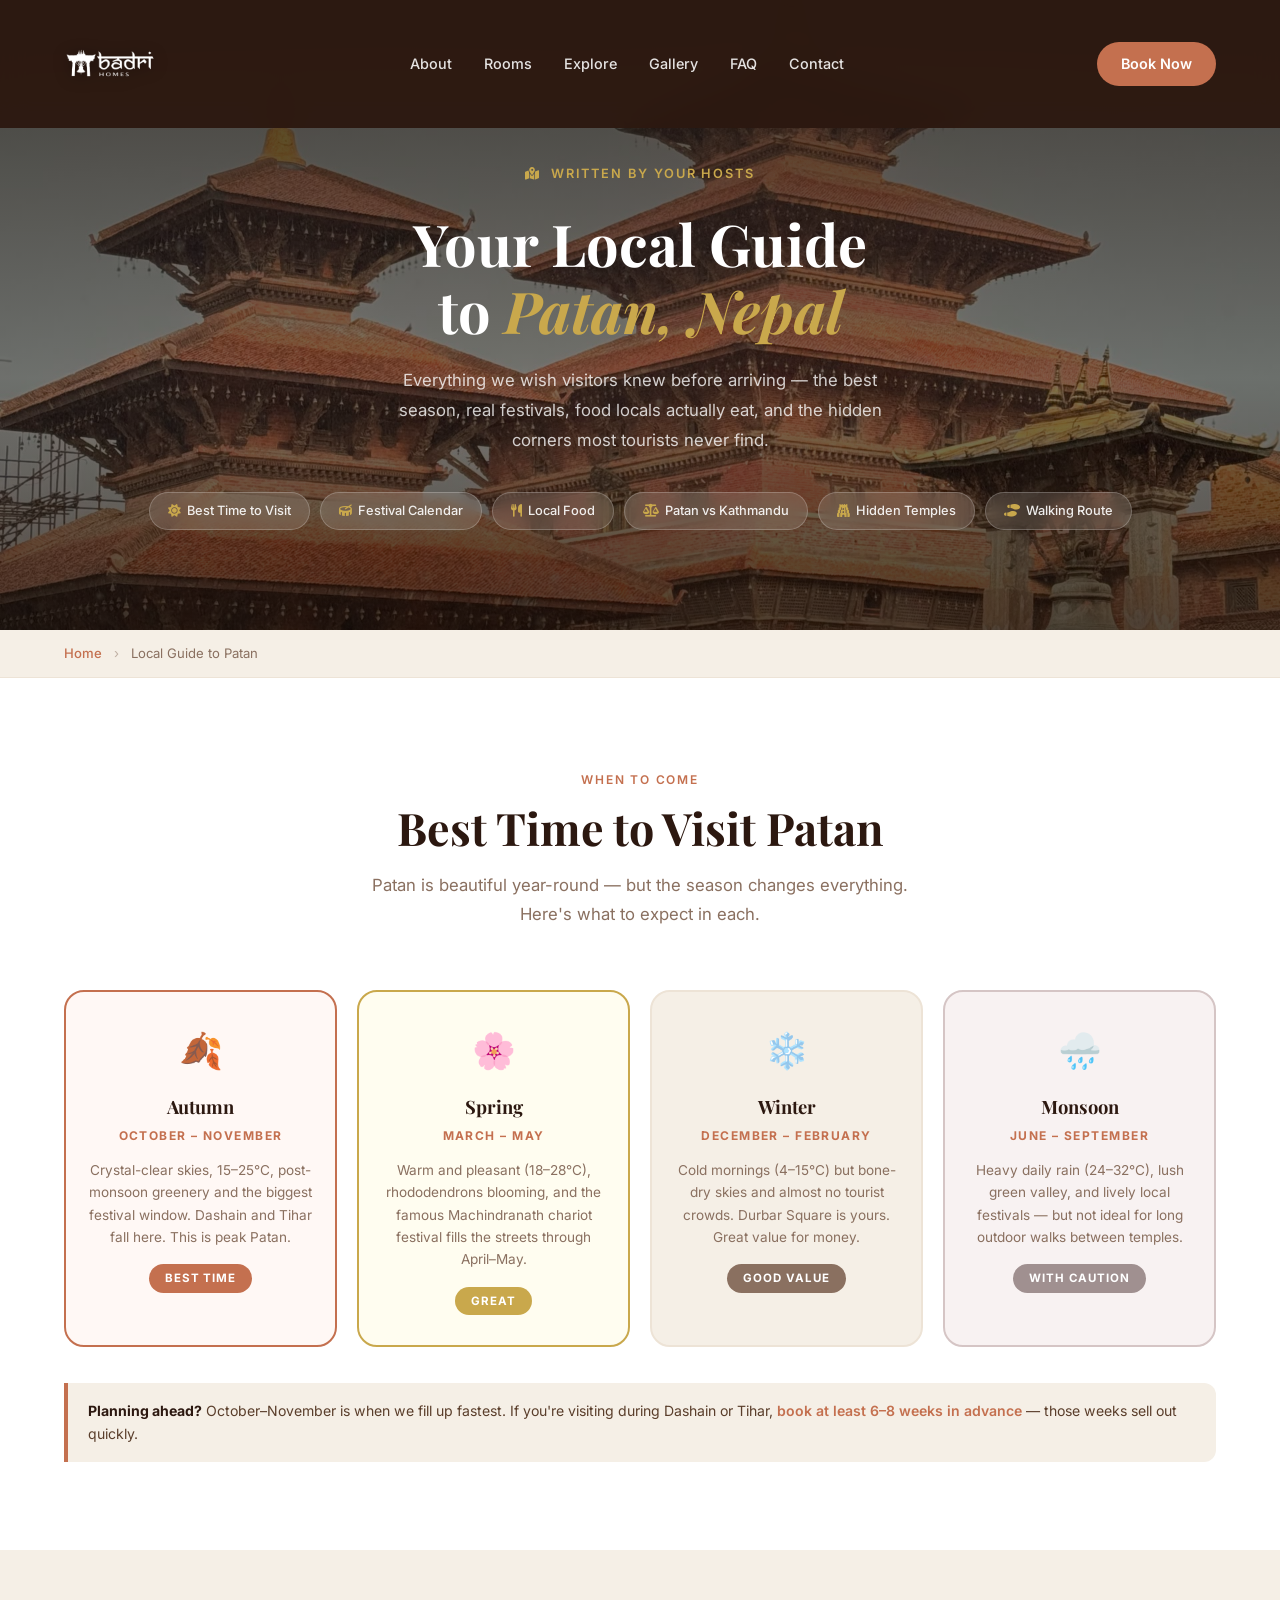
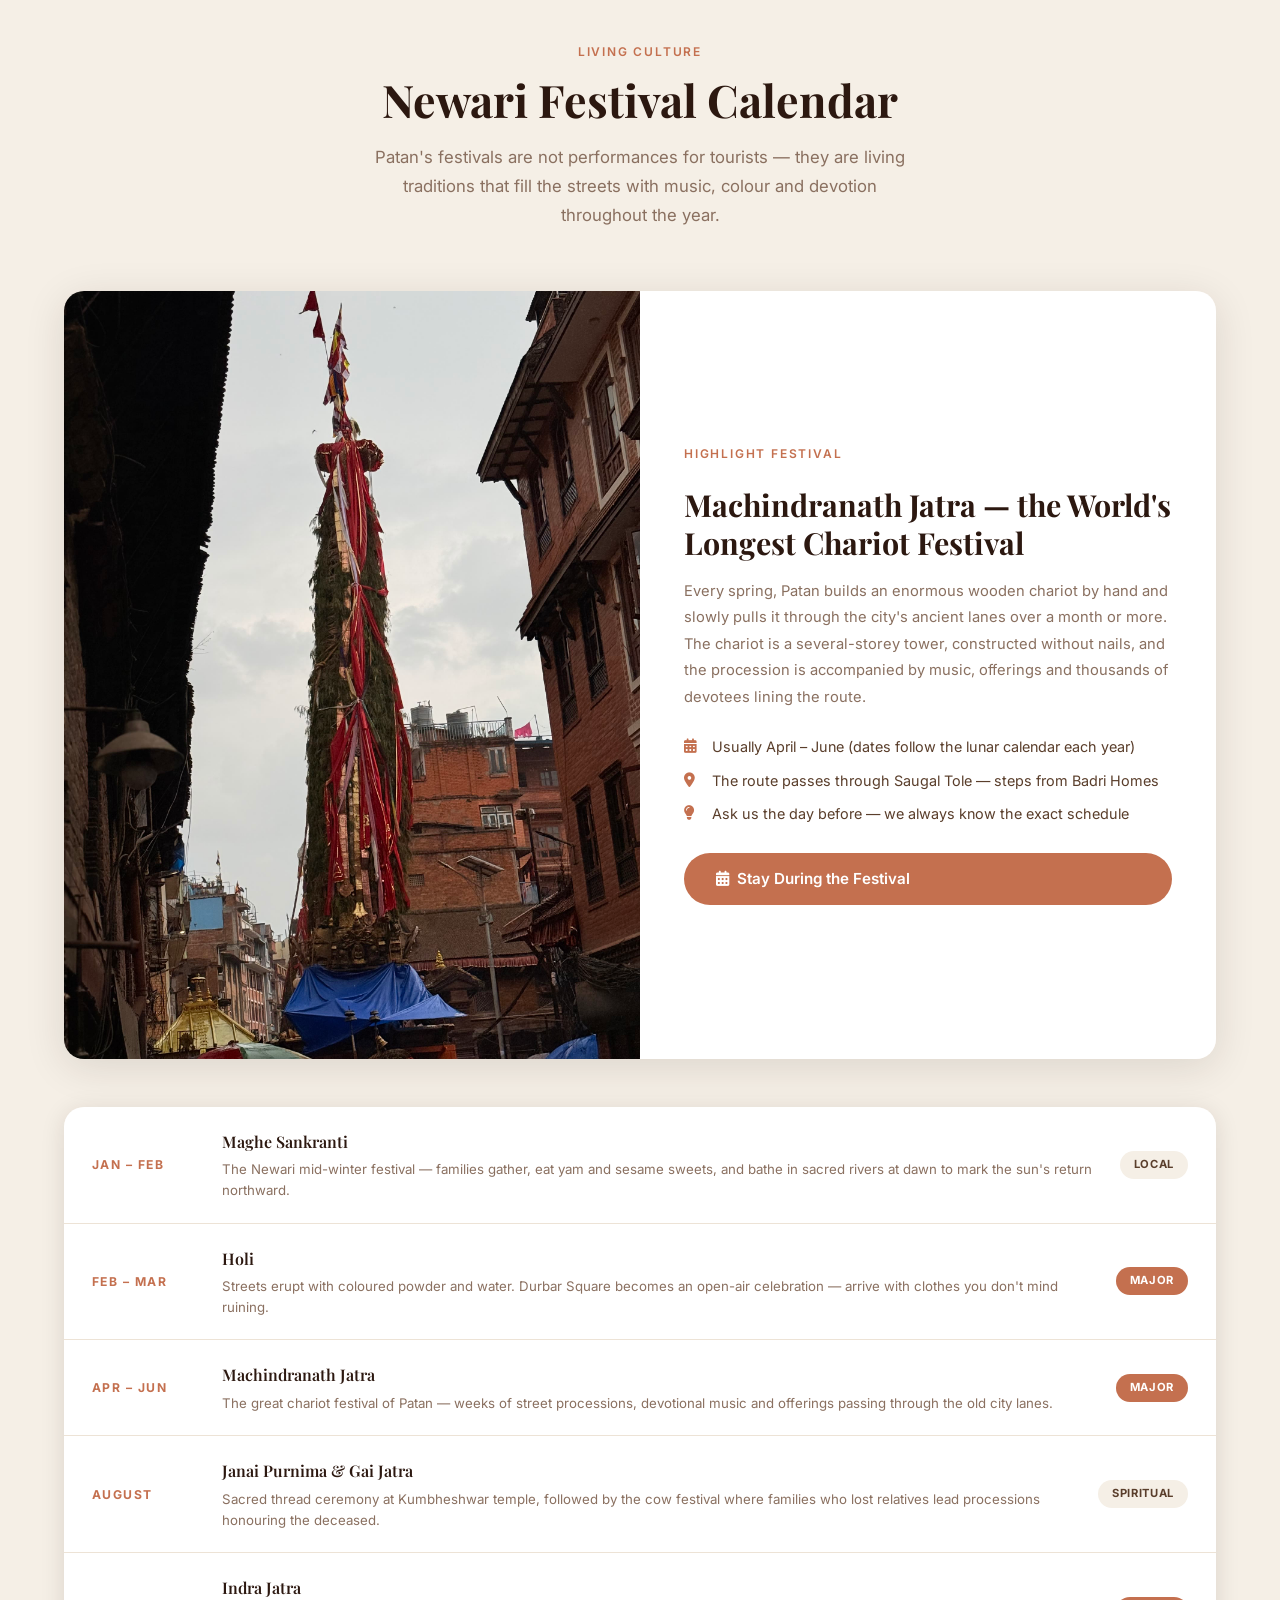
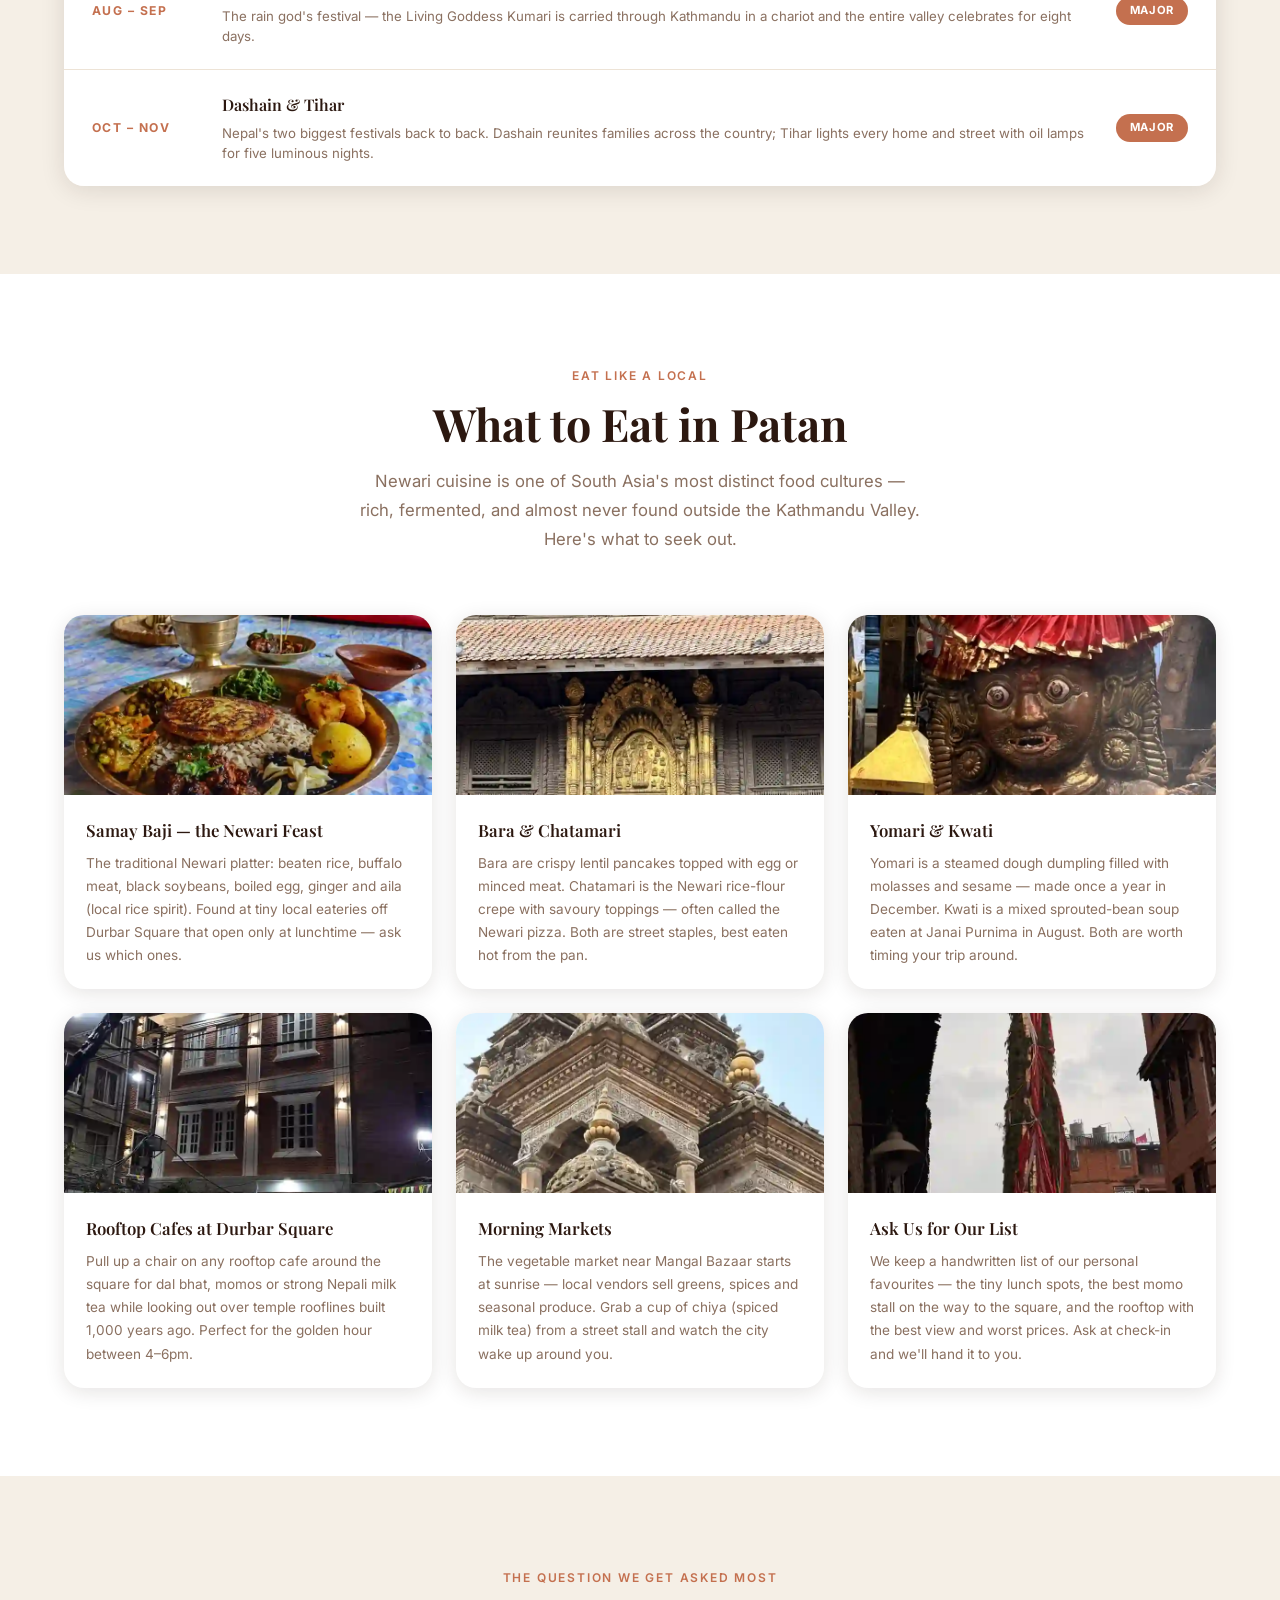
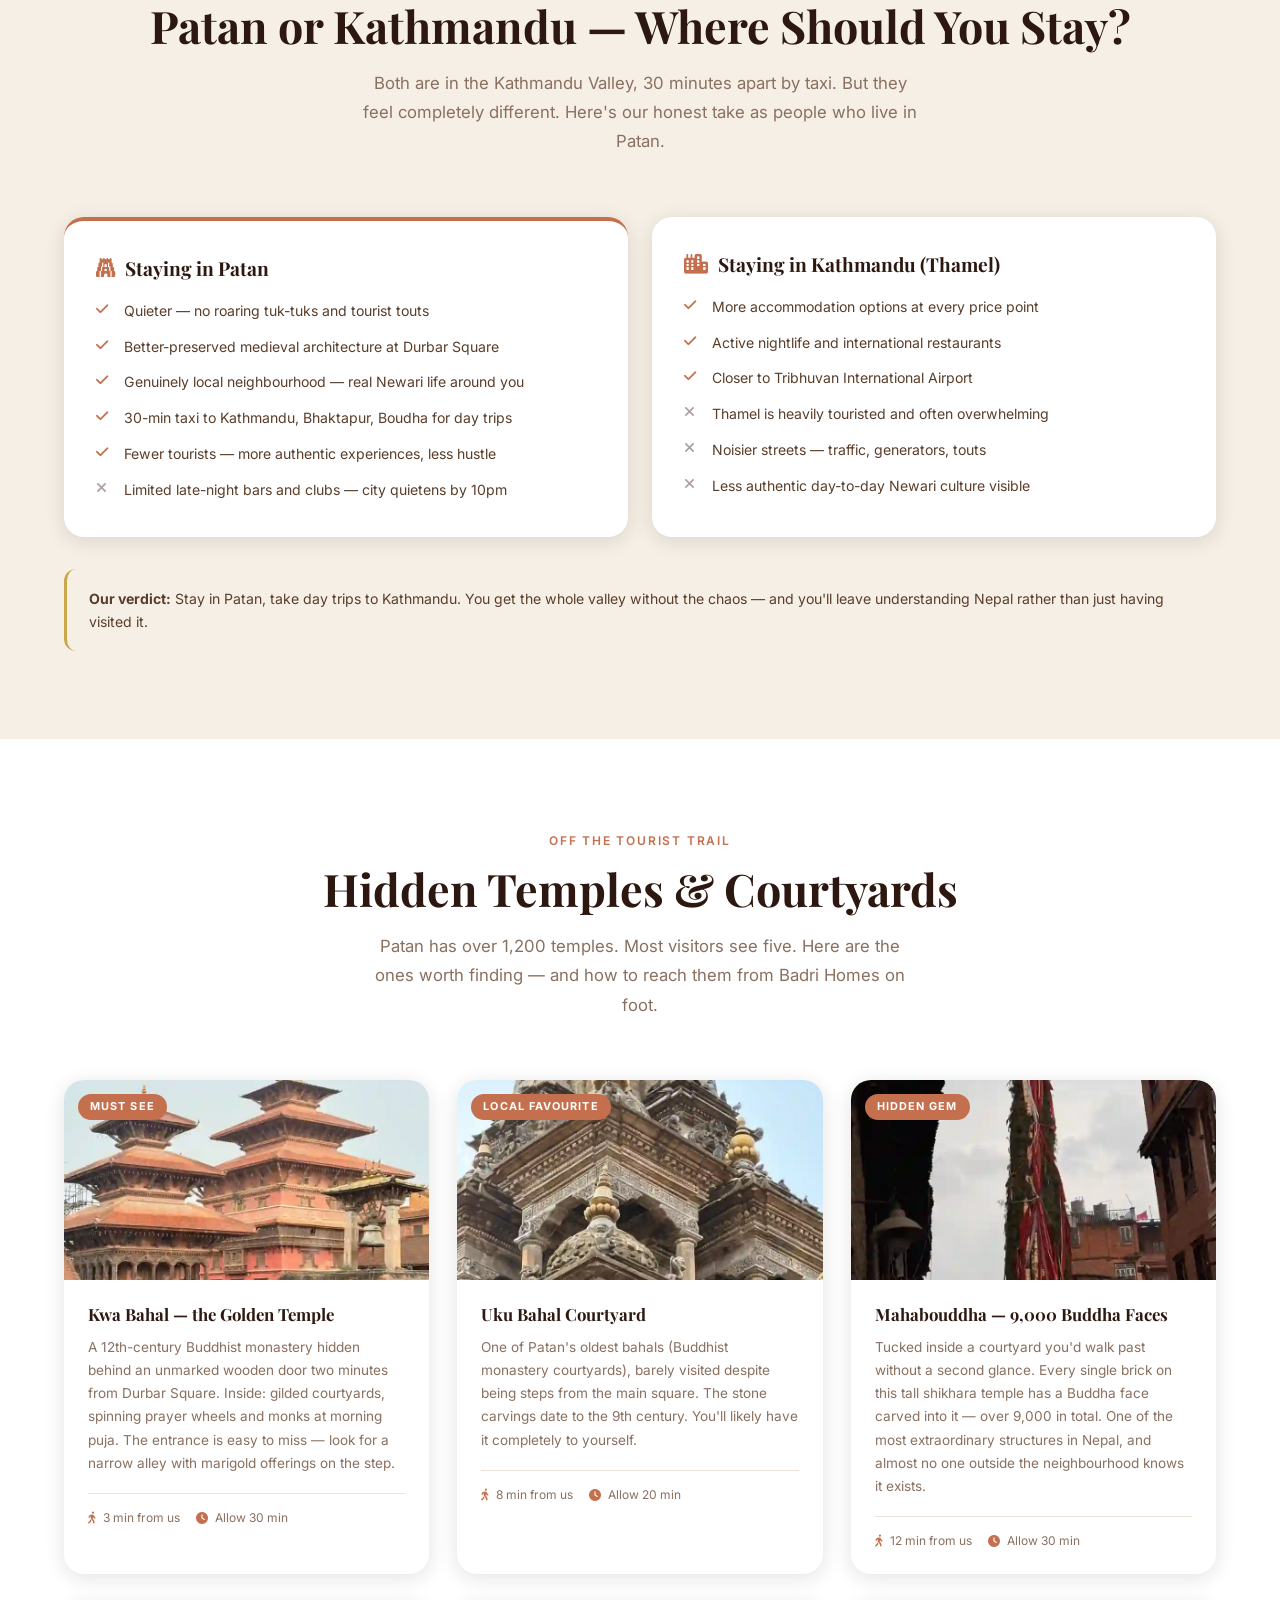
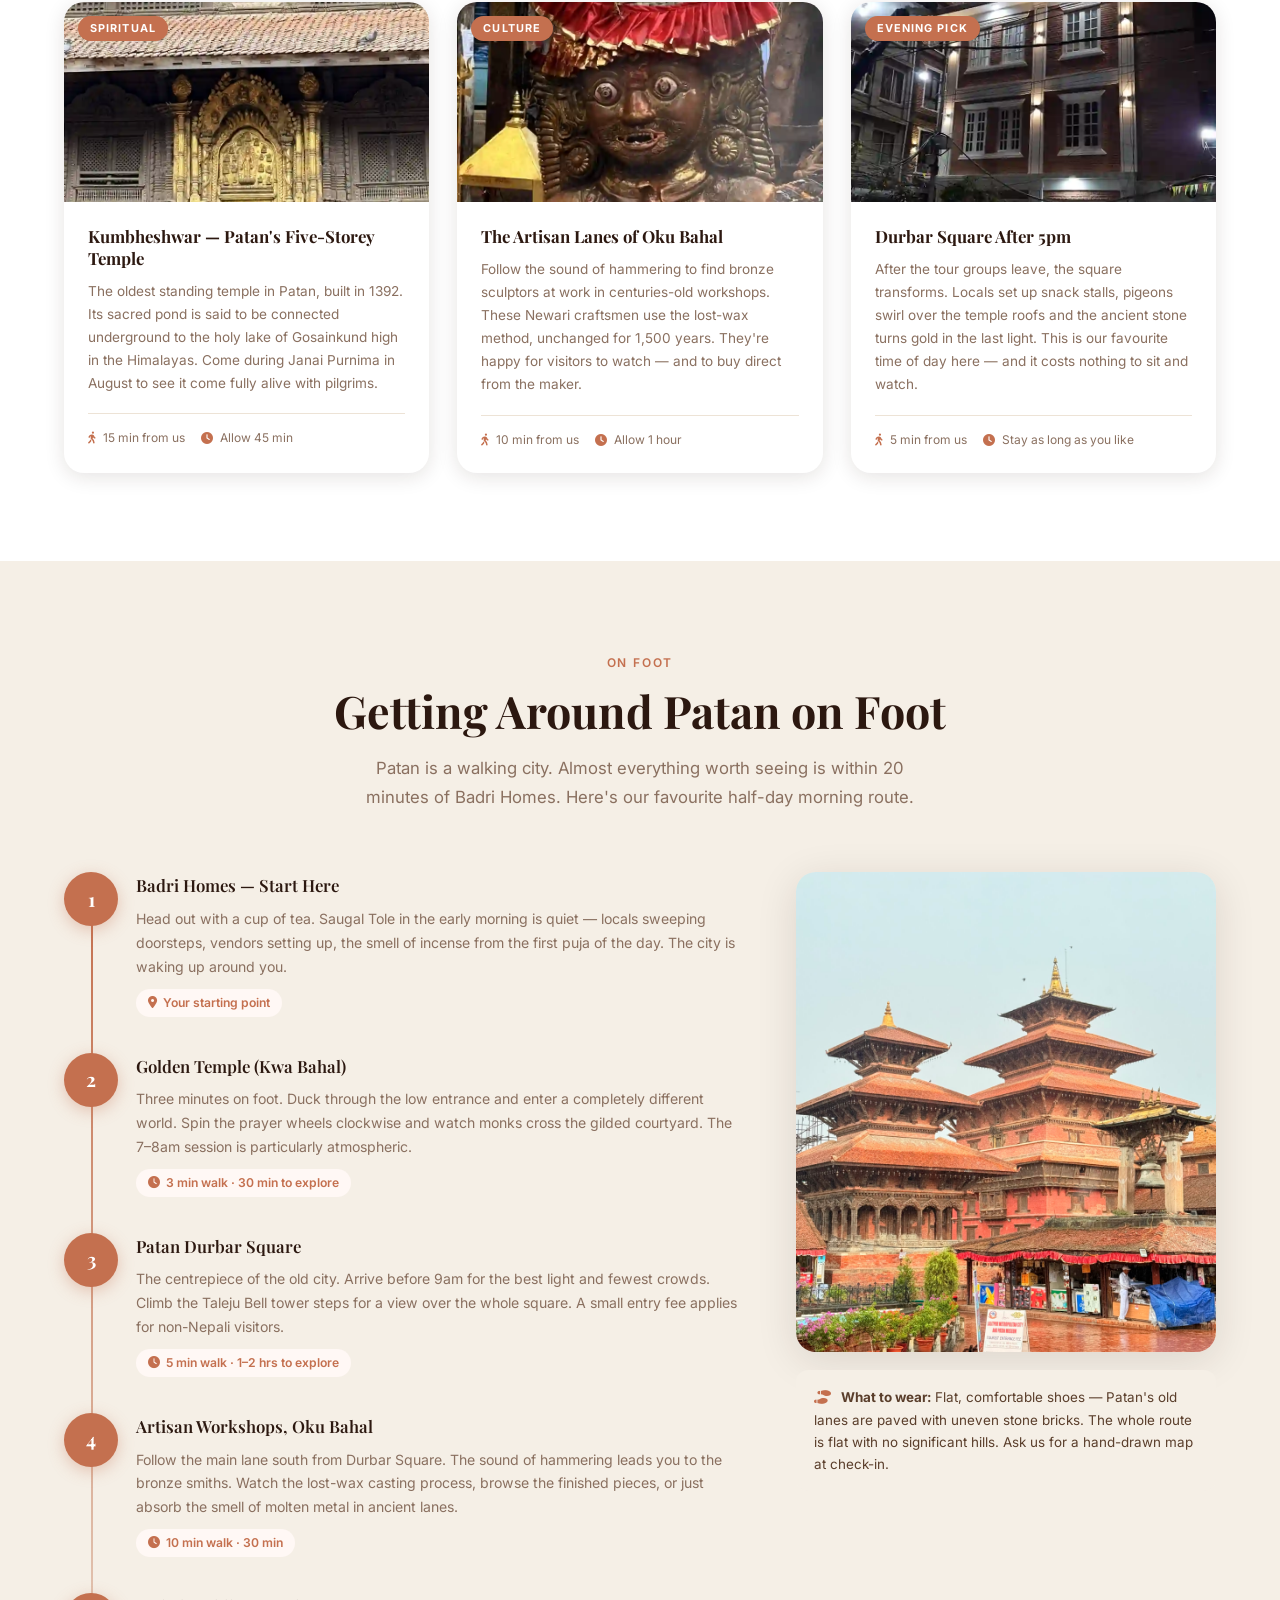
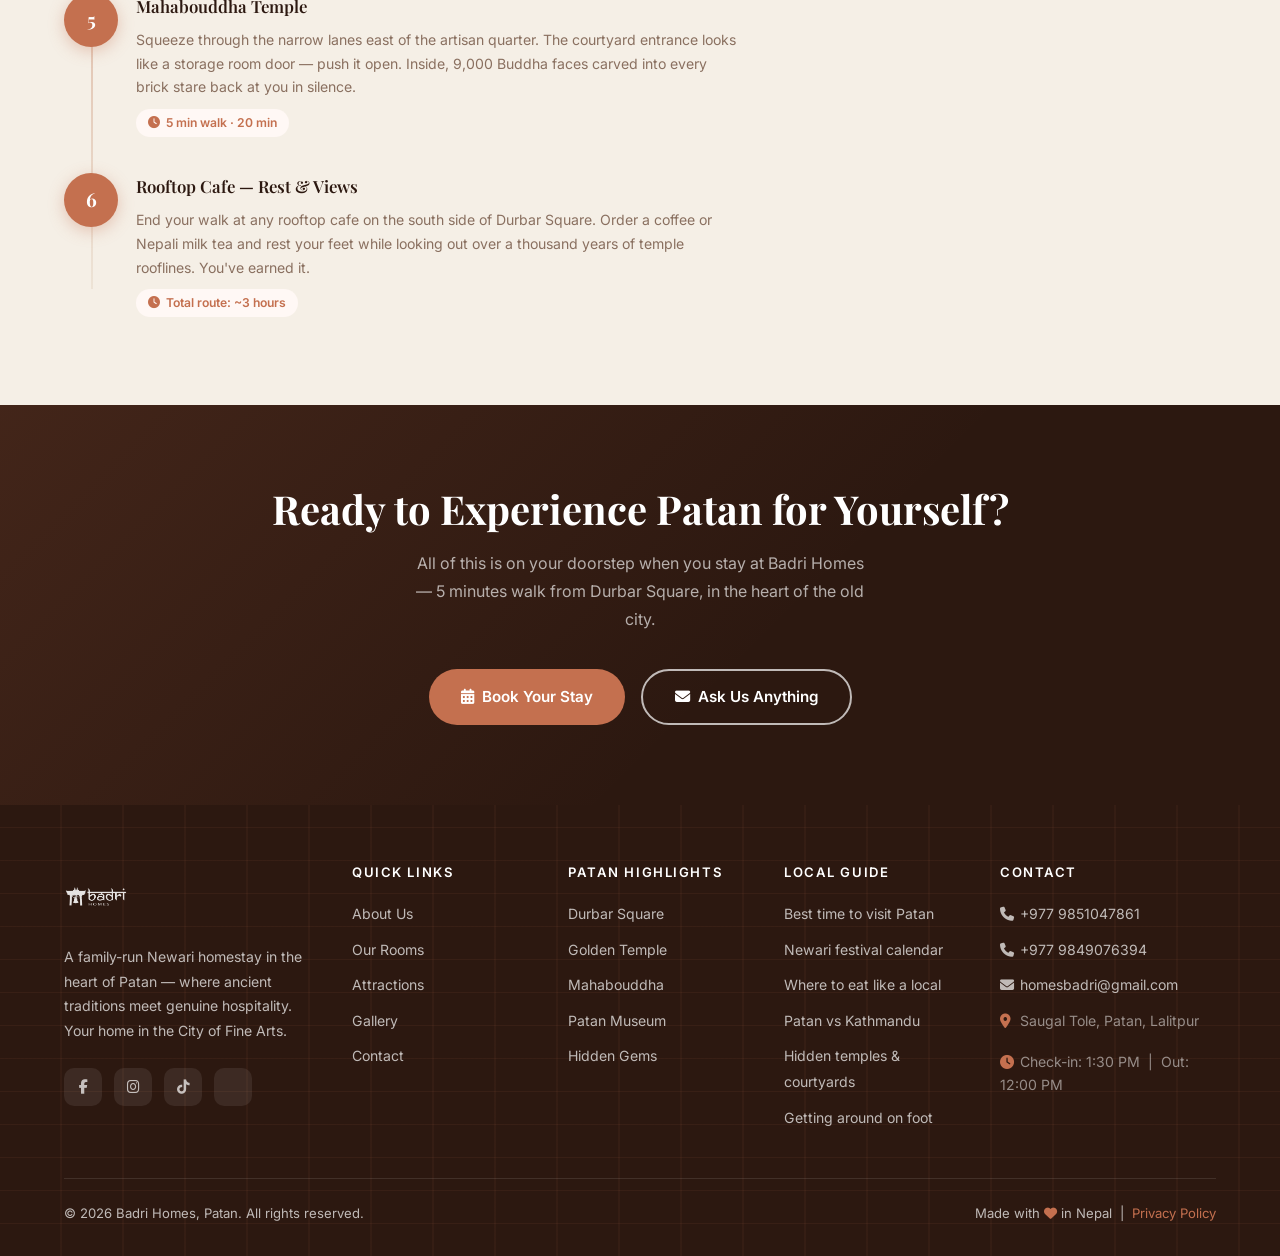
<file: local-guide.html>
<!DOCTYPE html>
<html lang="en">
<head>
  <meta charset="UTF-8" />
  <meta name="viewport" content="width=device-width, initial-scale=1.0" />

  <title>Local Guide to Patan, Nepal | Badri Homes</title>
  <meta name="description" content="Your insider guide to Patan, Nepal — best time to visit, Newari festival calendar, local food, hidden temples, walking routes and more. Written by your hosts at Badri Homes, 5 minutes from Patan Durbar Square." />
  <meta name="keywords" content="best time to visit Patan Nepal, Newari festival calendar, local food Patan, Patan vs Kathmandu, hidden temples Patan, walking guide Patan, things to do Patan Lalitpur, Machindranath Jatra, Newari food guide" />
  <meta name="author" content="Badri Homes" />
  <meta name="robots" content="index, follow" />
  <link rel="canonical" href="https://badrihomes.com/local-guide.html" />
  <link rel="icon" type="image/x-icon" href="/favicon.ico" />
  <link rel="icon" type="image/png" sizes="48x48" href="/favicon.png" />

  <!-- Open Graph -->
  <meta property="og:type" content="article" />
  <meta property="og:url" content="https://badrihomes.com/local-guide.html" />
  <meta property="og:title" content="Local Guide to Patan, Nepal | Badri Homes" />
  <meta property="og:description" content="Insider tips from your hosts at Badri Homes — best season, Newari festivals, local food, hidden temples and a walking route through the old city." />
  <meta property="og:image" content="https://badrihomes.com/assets/img/patan-durbar.jpg" />
  <meta property="og:locale" content="en_US" />

  <!-- Twitter Card -->
  <meta name="twitter:card" content="summary_large_image" />
  <meta name="twitter:title" content="Local Guide to Patan, Nepal | Badri Homes" />
  <meta name="twitter:description" content="Insider tips from your hosts at Badri Homes — best season, Newari festivals, local food, hidden temples and a walking route through the old city." />
  <meta name="twitter:image" content="https://badrihomes.com/assets/img/patan-durbar.jpg" />

  <!-- JSON-LD structured data -->
  <script type="application/ld+json">
  {
    "@context": "https://schema.org",
    "@type": "TouristDestination",
    "name": "Patan (Lalitpur), Nepal",
    "description": "Ancient Newari city in the Kathmandu Valley, home to Patan Durbar Square UNESCO World Heritage Site, Golden Temple, and the Machindranath Jatra festival.",
    "url": "https://badrihomes.com/local-guide.html",
    "touristType": ["CulturalTourist", "AdventureTourist"],
    "hasMap": "https://maps.app.goo.gl/cqF1LvkuEV4uMsrr8",
    "publisher": {
      "@type": "LodgingBusiness",
      "name": "Badri Homes",
      "url": "https://badrihomes.com",
      "address": {
        "@type": "PostalAddress",
        "streetAddress": "Saugal Tole",
        "addressLocality": "Patan",
        "addressRegion": "Lalitpur",
        "addressCountry": "NP"
      }
    }
  }
  </script>

  <!-- Google Fonts -->
  <link rel="preconnect" href="https://fonts.googleapis.com" />
  <link rel="preconnect" href="https://fonts.gstatic.com" crossorigin />
  <link href="https://fonts.googleapis.com/css2?family=Playfair+Display:ital,wght@0,400;0,600;0,700;1,400&family=Inter:wght@300;400;500;600&display=swap" rel="stylesheet" />

  <!-- Font Awesome -->
  <link rel="stylesheet" href="https://cdnjs.cloudflare.com/ajax/libs/font-awesome/6.5.0/css/all.min.css" />

  <!-- Shared styles -->
  <link rel="stylesheet" href="assets/css/base.css" />
  <link rel="stylesheet" href="assets/css/nav.css" />
  <link rel="stylesheet" href="assets/css/footer.css" />

  <style>
    /* ===== NAV OVERRIDE — page has dark header so nav starts solid ===== */
    #navbar { background: rgba(44,24,16,0.96); backdrop-filter: blur(12px); }
    #navbar .nav-logo img { filter: brightness(0) invert(1) drop-shadow(0 2px 8px rgba(0,0,0,0.4)); }
    #navbar .nav-links a { color: rgba(255,255,255,0.88); }
    #navbar .nav-links a:hover { color: #fff; }
    #navbar .nav-cta { background: var(--terracotta); color: #fff; }
    #navbar.scrolled { background: rgba(255,255,255,0.97); }
    #navbar.scrolled .nav-logo img { filter: none; }
    #navbar.scrolled .nav-links a { color: var(--text-mid); }
    #navbar.scrolled .nav-links a:hover { color: var(--terracotta); }
    #navbar.scrolled .nav-cta { background: var(--terracotta); color: #fff; }
    .hamburger span { background: #fff; }
    #navbar.scrolled .hamburger span { background: var(--text-dark); }

    /* ===== PAGE HERO ===== */
    .guide-hero {
      position: relative;
      padding: 160px 0 100px;
      background: url('assets/img/patan-durbar.jpg') center 40% / cover no-repeat;
      text-align: center;
      color: var(--white);
    }
    .guide-hero::before {
      content: '';
      position: absolute;
      inset: 0;
      background: linear-gradient(180deg, rgba(22,12,6,0.78) 0%, rgba(22,12,6,0.55) 60%, rgba(22,12,6,0.75) 100%);
    }
    .guide-hero .container { position: relative; z-index: 1; }
    .guide-hero .section-label { color: var(--gold); font-size: 0.8rem; }
    .guide-hero h1 {
      font-size: clamp(2.2rem, 5vw, 3.6rem);
      color: var(--white);
      margin: 14px 0 22px;
      line-height: 1.15;
    }
    .guide-hero h1 span { color: var(--gold); font-style: italic; }
    .guide-hero p {
      font-size: 1.05rem;
      color: rgba(255,255,255,0.78);
      max-width: 540px;
      margin: 0 auto 36px;
      line-height: 1.8;
    }
    .hero-pills {
      display: flex;
      gap: 10px;
      justify-content: center;
      flex-wrap: wrap;
    }
    .hero-pill {
      background: rgba(255,255,255,0.12);
      backdrop-filter: blur(8px);
      border: 1px solid rgba(255,255,255,0.22);
      border-radius: 50px;
      padding: 8px 18px;
      font-size: 0.8rem;
      color: rgba(255,255,255,0.9);
      font-weight: 500;
      transition: background 0.25s;
      cursor: pointer;
      text-decoration: none;
    }
    .hero-pill:hover { background: rgba(255,255,255,0.22); color: #fff; }
    .hero-pill i { color: var(--gold); margin-right: 6px; }

    /* ===== BREADCRUMB ===== */
    .breadcrumb {
      background: var(--beige);
      padding: 13px 0;
      font-size: 0.82rem;
      color: var(--text-light);
      border-bottom: 1px solid var(--beige-dark);
    }
    .breadcrumb a { color: var(--terracotta); font-weight: 500; }
    .breadcrumb span { margin: 0 8px; opacity: 0.5; }

    /* ===== SECTION BASE ===== */
    .guide-section { padding: 88px 0; }
    .guide-section.bg-beige { background: var(--beige); }

    /* ===== SEASON CARDS ===== */
    .season-grid {
      display: grid;
      grid-template-columns: repeat(4, 1fr);
      gap: 20px;
      margin-top: 48px;
    }
    @media (max-width: 860px) { .season-grid { grid-template-columns: 1fr 1fr; } }
    @media (max-width: 460px) { .season-grid { grid-template-columns: 1fr; } }

    .season-card {
      border-radius: var(--radius-lg);
      padding: 30px 22px;
      text-align: center;
      border: 2px solid transparent;
      transition: transform 0.3s, box-shadow 0.3s;
    }
    .season-card:hover { transform: translateY(-5px); box-shadow: 0 12px 36px var(--shadow); }
    .season-card.best  { background: #fff8f5; border-color: var(--terracotta); }
    .season-card.good  { background: #fffdf0; border-color: var(--gold); }
    .season-card.ok    { background: var(--beige); border-color: var(--beige-dark); }
    .season-card.avoid { background: #f8f2f2; border-color: #d5c5c5; }

    .season-icon { font-size: 2.2rem; margin-bottom: 14px; }
    .season-name { font-family: 'Playfair Display', serif; font-size: 1.15rem; font-weight: 700; color: var(--text-dark); margin-bottom: 4px; }
    .season-months { font-size: 0.75rem; font-weight: 700; text-transform: uppercase; letter-spacing: 0.12em; color: var(--terracotta); margin-bottom: 14px; }
    .season-desc { font-size: 0.85rem; color: var(--text-light); line-height: 1.65; margin-bottom: 16px; }
    .season-badge {
      display: inline-block;
      padding: 5px 16px;
      border-radius: 50px;
      font-size: 0.72rem;
      font-weight: 700;
      text-transform: uppercase;
      letter-spacing: 0.08em;
    }
    .best  .season-badge { background: var(--terracotta); color: #fff; }
    .good  .season-badge { background: var(--gold); color: #fff; }
    .ok    .season-badge { background: var(--text-light); color: #fff; }
    .avoid .season-badge { background: #a09090; color: #fff; }

    .season-tip {
      margin-top: 36px;
      background: var(--beige);
      border-left: 4px solid var(--terracotta);
      border-radius: 0 var(--radius) var(--radius) 0;
      padding: 16px 20px;
      font-size: 0.88rem;
      color: var(--text-mid);
      line-height: 1.65;
    }
    .season-tip strong { color: var(--text-dark); }
    .season-tip a { color: var(--terracotta); font-weight: 600; }

    /* ===== FEATURED SPLIT ===== */
    .featured-split {
      display: grid;
      grid-template-columns: 1fr 1fr;
      border-radius: var(--radius-lg);
      overflow: hidden;
      box-shadow: 0 8px 40px var(--shadow);
      margin-bottom: 48px;
    }
    @media (max-width: 768px) {
      .featured-split { grid-template-columns: 1fr; }
      .featured-split .fs-img { height: 260px; }
    }
    .fs-img { min-height: 380px; }
    .fs-img img { width: 100%; height: 100%; object-fit: cover; }
    .fs-body {
      padding: 52px 44px;
      background: var(--white);
      display: flex;
      flex-direction: column;
      justify-content: center;
    }
    @media (max-width: 768px) { .fs-body { padding: 32px 24px; } }
    .fs-body h2 { font-size: clamp(1.4rem, 2.5vw, 1.9rem); color: var(--text-dark); margin: 10px 0 16px; line-height: 1.25; }
    .fs-body p { font-size: 0.92rem; color: var(--text-light); line-height: 1.8; margin-bottom: 10px; }
    .fs-list { list-style: none; margin: 16px 0 28px; display: flex; flex-direction: column; gap: 12px; }
    .fs-list li { display: flex; align-items: flex-start; gap: 12px; font-size: 0.9rem; color: var(--text-mid); line-height: 1.5; }
    .fs-list li i { color: var(--terracotta); margin-top: 3px; flex-shrink: 0; width: 16px; }

    /* ===== FESTIVAL TABLE ===== */
    .festival-list {
      border-radius: var(--radius-lg);
      overflow: hidden;
      box-shadow: 0 4px 24px var(--shadow);
      margin-top: 48px;
    }
    .festival-row {
      display: grid;
      grid-template-columns: 110px 1fr auto;
      align-items: center;
      gap: 20px;
      padding: 22px 28px;
      background: var(--white);
      border-bottom: 1px solid var(--beige-dark);
      transition: background 0.2s;
    }
    .festival-row:last-child { border-bottom: none; }
    .festival-row:hover { background: #fff8f5; }
    @media (max-width: 600px) {
      .festival-row { grid-template-columns: 1fr; gap: 6px; padding: 18px 20px; }
      .festival-badge { align-self: flex-start; }
    }
    .festival-month { font-size: 0.76rem; font-weight: 700; text-transform: uppercase; letter-spacing: 0.12em; color: var(--terracotta); }
    .festival-name { font-family: 'Playfair Display', serif; font-size: 1rem; font-weight: 600; color: var(--text-dark); margin-bottom: 5px; }
    .festival-desc { font-size: 0.83rem; color: var(--text-light); line-height: 1.55; }
    .festival-badge {
      white-space: nowrap;
      padding: 5px 14px;
      border-radius: 50px;
      font-size: 0.7rem;
      font-weight: 700;
      text-transform: uppercase;
      letter-spacing: 0.06em;
      background: var(--beige);
      color: var(--text-mid);
    }
    .festival-badge.major { background: var(--terracotta); color: #fff; }

    /* ===== FOOD GRID ===== */
    .food-grid {
      display: grid;
      grid-template-columns: repeat(3, 1fr);
      gap: 24px;
      margin-top: 48px;
    }
    @media (max-width: 800px) { .food-grid { grid-template-columns: 1fr 1fr; } }
    @media (max-width: 500px) { .food-grid { grid-template-columns: 1fr; } }

    .food-card {
      border-radius: var(--radius-lg);
      overflow: hidden;
      background: var(--white);
      box-shadow: 0 4px 20px var(--shadow);
      transition: transform 0.3s, box-shadow 0.3s;
    }
    .food-card:hover { transform: translateY(-5px); box-shadow: 0 12px 36px rgba(44,24,16,0.18); }
    .food-img { height: 180px; overflow: hidden; }
    .food-img img { width: 100%; height: 100%; object-fit: cover; transition: transform 0.5s; }
    .food-card:hover .food-img img { transform: scale(1.06); }
    .food-body { padding: 22px; }
    .food-name { font-family: 'Playfair Display', serif; font-size: 1.05rem; font-weight: 600; color: var(--text-dark); margin-bottom: 8px; }
    .food-desc { font-size: 0.85rem; color: var(--text-light); line-height: 1.7; }

    /* ===== PATAN VS KTM ===== */
    .compare-grid {
      display: grid;
      grid-template-columns: 1fr 1fr;
      gap: 24px;
      margin-top: 48px;
    }
    @media (max-width: 640px) { .compare-grid { grid-template-columns: 1fr; } }

    .compare-card {
      border-radius: var(--radius-lg);
      padding: 36px 32px;
      background: var(--white);
      box-shadow: 0 4px 20px var(--shadow);
    }
    .compare-card.highlight { border-top: 4px solid var(--terracotta); }
    .compare-card h3 { font-size: 1.2rem; color: var(--text-dark); margin-bottom: 20px; display: flex; align-items: center; gap: 10px; }
    .compare-card h3 i { color: var(--terracotta); }
    .compare-list { display: flex; flex-direction: column; gap: 14px; }
    .compare-item { display: flex; align-items: flex-start; gap: 12px; font-size: 0.88rem; color: var(--text-mid); line-height: 1.55; }
    .compare-item i { margin-top: 2px; flex-shrink: 0; width: 16px; }
    .compare-item i.pro { color: var(--terracotta); }
    .compare-item i.con { color: #b0a0a0; }
    .compare-verdict {
      margin-top: 32px;
      background: var(--beige);
      border-radius: var(--radius);
      padding: 18px 22px;
      font-size: 0.88rem;
      color: var(--text-mid);
      line-height: 1.65;
      border-left: 3px solid var(--gold);
    }

    /* ===== ARTICLE CARDS (Hidden Temples) ===== */
    .articles-grid {
      display: grid;
      grid-template-columns: repeat(3, 1fr);
      gap: 28px;
      margin-top: 48px;
    }
    @media (max-width: 900px) { .articles-grid { grid-template-columns: 1fr 1fr; } }
    @media (max-width: 560px) { .articles-grid { grid-template-columns: 1fr; } }

    .article-card {
      background: var(--white);
      border-radius: var(--radius-lg);
      overflow: hidden;
      box-shadow: 0 4px 20px var(--shadow);
      transition: transform 0.3s, box-shadow 0.3s;
    }
    .article-card:hover { transform: translateY(-6px); box-shadow: 0 14px 40px rgba(44,24,16,0.18); }
    .ac-img { height: 200px; overflow: hidden; position: relative; }
    .ac-img img { width: 100%; height: 100%; object-fit: cover; transition: transform 0.5s; }
    .article-card:hover .ac-img img { transform: scale(1.06); }
    .ac-tag {
      position: absolute; top: 14px; left: 14px;
      background: var(--terracotta); color: #fff;
      font-size: 0.68rem; font-weight: 700;
      text-transform: uppercase; letter-spacing: 0.1em;
      padding: 4px 12px; border-radius: 50px;
    }
    .ac-body { padding: 24px; }
    .ac-body h3 { font-size: 1.05rem; color: var(--text-dark); margin-bottom: 10px; line-height: 1.3; }
    .ac-body p { font-size: 0.85rem; color: var(--text-light); line-height: 1.7; margin-bottom: 18px; }
    .ac-meta { display: flex; gap: 16px; font-size: 0.75rem; color: var(--text-light); border-top: 1px solid var(--beige-dark); padding-top: 14px; }
    .ac-meta i { color: var(--terracotta); margin-right: 4px; }

    /* ===== WALKING ROUTE ===== */
    .walk-layout {
      display: grid;
      grid-template-columns: 1fr 420px;
      gap: 56px;
      align-items: start;
      margin-top: 48px;
    }
    @media (max-width: 900px) {
      .walk-layout { grid-template-columns: 1fr; }
      .walk-img-col { display: none; }
    }
    .route-steps { position: relative; padding-left: 72px; }
    .route-steps::before {
      content: '';
      position: absolute;
      left: 27px; top: 28px; bottom: 28px;
      width: 2px;
      background: linear-gradient(to bottom, var(--terracotta), var(--beige-dark));
    }
    .route-step { position: relative; padding-bottom: 36px; }
    .route-step:last-child { padding-bottom: 0; }
    .step-num {
      position: absolute;
      left: -72px;
      top: 0;
      width: 54px; height: 54px;
      border-radius: 50%;
      background: var(--terracotta);
      color: #fff;
      font-family: 'Playfair Display', serif;
      font-size: 1.2rem;
      font-weight: 700;
      display: flex; align-items: center; justify-content: center;
      box-shadow: 0 4px 16px rgba(196,112,79,0.35);
      flex-shrink: 0;
    }
    .step-place { font-family: 'Playfair Display', serif; font-size: 1.05rem; font-weight: 600; color: var(--text-dark); margin-bottom: 8px; }
    .step-detail { font-size: 0.88rem; color: var(--text-light); line-height: 1.7; }
    .step-meta { display: inline-flex; align-items: center; gap: 6px; font-size: 0.76rem; font-weight: 600; color: var(--terracotta); margin-top: 10px; background: #fff8f5; padding: 4px 12px; border-radius: 50px; }

    .walk-img-col img {
      width: 100%; height: 480px; object-fit: cover;
      border-radius: var(--radius-lg);
      box-shadow: 0 8px 40px var(--shadow);
    }
    .walk-tip {
      margin-top: 18px;
      background: var(--beige);
      border-radius: var(--radius);
      padding: 16px 18px;
      font-size: 0.84rem;
      color: var(--text-mid);
      line-height: 1.65;
    }
    .walk-tip i { color: var(--terracotta); margin-right: 6px; }

    /* ===== CTA STRIP ===== */
    .guide-cta {
      background: var(--text-dark);
      background-image: linear-gradient(135deg, rgba(196,112,79,0.15) 0%, transparent 60%);
      padding: 80px 0;
      text-align: center;
    }
    .guide-cta h2 { color: var(--white); font-size: clamp(1.6rem, 4vw, 2.5rem); margin-bottom: 16px; }
    .guide-cta p { color: rgba(255,255,255,0.65); font-size: 1rem; margin-bottom: 36px; max-width: 460px; margin-left: auto; margin-right: auto; line-height: 1.75; }
    .btn-group { display: flex; gap: 16px; justify-content: center; flex-wrap: wrap; }
  </style>
</head>
<body>

  <!-- ===== NAV ===== -->
  <nav id="navbar">
    <div class="container nav-inner">
      <a href="index.html" class="nav-logo">
        <img src="logo (1).png" alt="Badri Homes Logo" />
      </a>
      <ul class="nav-links">
        <li><a href="index.html#about">About</a></li>
        <li><a href="index.html#rooms">Rooms</a></li>
        <li><a href="index.html#attractions">Explore</a></li>
        <li><a href="index.html#gallery">Gallery</a></li>
        <li><a href="faq.html">FAQ</a></li>
        <li><a href="index.html#contact">Contact</a></li>
      </ul>
      <a href="book.html" class="btn nav-cta">Book Now</a>
      <div class="hamburger" id="hamburger" aria-label="Open menu">
        <span></span><span></span><span></span>
      </div>
    </div>
  </nav>

  <!-- Mobile Overlay -->
  <div class="mobile-overlay" id="mobileOverlay" onclick="closeMobile()"></div>

  <!-- Mobile Menu -->
  <div class="mobile-menu" id="mobileMenu">
    <nav class="mobile-nav">
      <a href="index.html#rooms" onclick="closeMobile()"><i class="fa-solid fa-bed"></i><span>Rooms</span></a>
      <a href="index.html#attractions" onclick="closeMobile()"><i class="fa-solid fa-map-location-dot"></i><span>Explore Patan</span></a>
      <a href="index.html#gallery" onclick="closeMobile()"><i class="fa-solid fa-images"></i><span>Gallery</span></a>
      <a href="faq.html" onclick="closeMobile()"><i class="fa-solid fa-circle-question"></i><span>FAQ</span></a>
      <a href="index.html#contact" onclick="closeMobile()"><i class="fa-solid fa-envelope"></i><span>Contact</span></a>
      <a href="book.html" class="mobile-book-btn" onclick="closeMobile()"><i class="fa-solid fa-calendar-days"></i><span>Book Your Stay</span></a>
    </nav>
  </div>

  <!-- ===== HERO ===== -->
  <header class="guide-hero">
    <div class="container">
      <span class="section-label"><i class="fa-solid fa-map-location-dot"></i> &nbsp;Written by your hosts</span>
      <h1>Your Local Guide<br />to <span>Patan, Nepal</span></h1>
      <p>Everything we wish visitors knew before arriving — the best season, real festivals, food locals actually eat, and the hidden corners most tourists never find.</p>
      <div class="hero-pills">
        <a href="#best-time" class="hero-pill"><i class="fa-solid fa-sun"></i>Best Time to Visit</a>
        <a href="#festivals" class="hero-pill"><i class="fa-solid fa-drum"></i>Festival Calendar</a>
        <a href="#local-food" class="hero-pill"><i class="fa-solid fa-utensils"></i>Local Food</a>
        <a href="#patan-vs-kathmandu" class="hero-pill"><i class="fa-solid fa-scale-balanced"></i>Patan vs Kathmandu</a>
        <a href="#hidden-temples" class="hero-pill"><i class="fa-solid fa-gopuram"></i>Hidden Temples</a>
        <a href="#walking-guide" class="hero-pill"><i class="fa-solid fa-shoe-prints"></i>Walking Route</a>
      </div>
    </div>
  </header>

  <!-- Breadcrumb -->
  <div class="breadcrumb">
    <div class="container">
      <a href="index.html">Home</a>
      <span>›</span>
      Local Guide to Patan
    </div>
  </div>

  <!-- ===== 1. BEST TIME ===== -->
  <section class="guide-section" id="best-time">
    <div class="container">
      <div class="section-header">
        <span class="section-label">When to Come</span>
        <h2 class="section-title">Best Time to Visit Patan</h2>
        <p class="section-subtitle">Patan is beautiful year-round — but the season changes everything. Here's what to expect in each.</p>
      </div>

      <div class="season-grid">
        <div class="season-card best">
          <div class="season-icon">🍂</div>
          <div class="season-name">Autumn</div>
          <div class="season-months">October – November</div>
          <div class="season-desc">Crystal-clear skies, 15–25°C, post-monsoon greenery and the biggest festival window. Dashain and Tihar fall here. This is peak Patan.</div>
          <span class="season-badge">Best time</span>
        </div>
        <div class="season-card good">
          <div class="season-icon">🌸</div>
          <div class="season-name">Spring</div>
          <div class="season-months">March – May</div>
          <div class="season-desc">Warm and pleasant (18–28°C), rhododendrons blooming, and the famous Machindranath chariot festival fills the streets through April–May.</div>
          <span class="season-badge">Great</span>
        </div>
        <div class="season-card ok">
          <div class="season-icon">❄️</div>
          <div class="season-name">Winter</div>
          <div class="season-months">December – February</div>
          <div class="season-desc">Cold mornings (4–15°C) but bone-dry skies and almost no tourist crowds. Durbar Square is yours. Great value for money.</div>
          <span class="season-badge">Good value</span>
        </div>
        <div class="season-card avoid">
          <div class="season-icon">🌧️</div>
          <div class="season-name">Monsoon</div>
          <div class="season-months">June – September</div>
          <div class="season-desc">Heavy daily rain (24–32°C), lush green valley, and lively local festivals — but not ideal for long outdoor walks between temples.</div>
          <span class="season-badge">With caution</span>
        </div>
      </div>

      <p class="season-tip">
        <strong>Planning ahead?</strong> October–November is when we fill up fastest. If you're visiting during Dashain or Tihar, <a href="book.html">book at least 6–8 weeks in advance</a> — those weeks sell out quickly.
      </p>
    </div>
  </section>

  <!-- ===== 2. FESTIVALS ===== -->
  <section class="guide-section bg-beige" id="festivals">
    <div class="container">
      <div class="section-header">
        <span class="section-label">Living Culture</span>
        <h2 class="section-title">Newari Festival Calendar</h2>
        <p class="section-subtitle">Patan's festivals are not performances for tourists — they are living traditions that fill the streets with music, colour and devotion throughout the year.</p>
      </div>

      <div class="featured-split">
        <div class="fs-img">
          <img src="assets/img/machindranath.jpg" alt="Machindranath Jatra chariot festival Patan streets" loading="lazy" />
        </div>
        <div class="fs-body">
          <span class="section-label">Highlight Festival</span>
          <h2>Machindranath Jatra — the World's Longest Chariot Festival</h2>
          <p>Every spring, Patan builds an enormous wooden chariot by hand and slowly pulls it through the city's ancient lanes over a month or more. The chariot is a several-storey tower, constructed without nails, and the procession is accompanied by music, offerings and thousands of devotees lining the route.</p>
          <ul class="fs-list">
            <li><i class="fa-solid fa-calendar-days"></i> Usually April – June (dates follow the lunar calendar each year)</li>
            <li><i class="fa-solid fa-location-dot"></i> The route passes through Saugal Tole — steps from Badri Homes</li>
            <li><i class="fa-solid fa-lightbulb"></i> Ask us the day before — we always know the exact schedule</li>
          </ul>
          <a href="book.html" class="btn btn-primary"><i class="fa-solid fa-calendar-days"></i> Stay During the Festival</a>
        </div>
      </div>

      <div class="festival-list">
        <div class="festival-row">
          <div class="festival-month">Jan – Feb</div>
          <div>
            <div class="festival-name">Maghe Sankranti</div>
            <div class="festival-desc">The Newari mid-winter festival — families gather, eat yam and sesame sweets, and bathe in sacred rivers at dawn to mark the sun's return northward.</div>
          </div>
          <span class="festival-badge">Local</span>
        </div>
        <div class="festival-row">
          <div class="festival-month">Feb – Mar</div>
          <div>
            <div class="festival-name">Holi</div>
            <div class="festival-desc">Streets erupt with coloured powder and water. Durbar Square becomes an open-air celebration — arrive with clothes you don't mind ruining.</div>
          </div>
          <span class="festival-badge major">Major</span>
        </div>
        <div class="festival-row">
          <div class="festival-month">Apr – Jun</div>
          <div>
            <div class="festival-name">Machindranath Jatra</div>
            <div class="festival-desc">The great chariot festival of Patan — weeks of street processions, devotional music and offerings passing through the old city lanes.</div>
          </div>
          <span class="festival-badge major">Major</span>
        </div>
        <div class="festival-row">
          <div class="festival-month">August</div>
          <div>
            <div class="festival-name">Janai Purnima &amp; Gai Jatra</div>
            <div class="festival-desc">Sacred thread ceremony at Kumbheshwar temple, followed by the cow festival where families who lost relatives lead processions honouring the deceased.</div>
          </div>
          <span class="festival-badge">Spiritual</span>
        </div>
        <div class="festival-row">
          <div class="festival-month">Aug – Sep</div>
          <div>
            <div class="festival-name">Indra Jatra</div>
            <div class="festival-desc">The rain god's festival — the Living Goddess Kumari is carried through Kathmandu in a chariot and the entire valley celebrates for eight days.</div>
          </div>
          <span class="festival-badge major">Major</span>
        </div>
        <div class="festival-row">
          <div class="festival-month">Oct – Nov</div>
          <div>
            <div class="festival-name">Dashain &amp; Tihar</div>
            <div class="festival-desc">Nepal's two biggest festivals back to back. Dashain reunites families across the country; Tihar lights every home and street with oil lamps for five luminous nights.</div>
          </div>
          <span class="festival-badge major">Major</span>
        </div>
      </div>
    </div>
  </section>

  <!-- ===== 3. LOCAL FOOD ===== -->
  <section class="guide-section" id="local-food">
    <div class="container">
      <div class="section-header">
        <span class="section-label">Eat Like a Local</span>
        <h2 class="section-title">What to Eat in Patan</h2>
        <p class="section-subtitle">Newari cuisine is one of South Asia's most distinct food cultures — rich, fermented, and almost never found outside the Kathmandu Valley. Here's what to seek out.</p>
      </div>

      <div class="food-grid">
        <div class="food-card">
          <div class="food-img">
            <img src="assets/img/small/newari-food.webp" alt="Newari Samay Baji food spread Patan" loading="lazy" />
          </div>
          <div class="food-body">
            <div class="food-name">Samay Baji — the Newari Feast</div>
            <div class="food-desc">The traditional Newari platter: beaten rice, buffalo meat, black soybeans, boiled egg, ginger and aila (local rice spirit). Found at tiny local eateries off Durbar Square that open only at lunchtime — ask us which ones.</div>
          </div>
        </div>
        <div class="food-card">
          <div class="food-img">
            <img src="assets/img/small/patan-durbar-1.webp" alt="Bara and Chatamari Newari street food" loading="lazy" />
          </div>
          <div class="food-body">
            <div class="food-name">Bara &amp; Chatamari</div>
            <div class="food-desc">Bara are crispy lentil pancakes topped with egg or minced meat. Chatamari is the Newari rice-flour crepe with savoury toppings — often called the Newari pizza. Both are street staples, best eaten hot from the pan.</div>
          </div>
        </div>
        <div class="food-card">
          <div class="food-img">
            <img src="assets/img/small/machindranath-2.webp" alt="Yomari and Kwati festival food Nepal" loading="lazy" />
          </div>
          <div class="food-body">
            <div class="food-name">Yomari &amp; Kwati</div>
            <div class="food-desc">Yomari is a steamed dough dumpling filled with molasses and sesame — made once a year in December. Kwati is a mixed sprouted-bean soup eaten at Janai Purnima in August. Both are worth timing your trip around.</div>
          </div>
        </div>
        <div class="food-card">
          <div class="food-img">
            <img src="assets/img/small/building.webp" alt="Rooftop cafe near Patan Durbar Square" loading="lazy" />
          </div>
          <div class="food-body">
            <div class="food-name">Rooftop Cafes at Durbar Square</div>
            <div class="food-desc">Pull up a chair on any rooftop cafe around the square for dal bhat, momos or strong Nepali milk tea while looking out over temple rooflines built 1,000 years ago. Perfect for the golden hour between 4–6pm.</div>
          </div>
        </div>
        <div class="food-card">
          <div class="food-img">
            <img src="assets/img/small/krishna-mandir.webp" alt="Morning vegetable market Patan Mangal Bazaar" loading="lazy" />
          </div>
          <div class="food-body">
            <div class="food-name">Morning Markets</div>
            <div class="food-desc">The vegetable market near Mangal Bazaar starts at sunrise — local vendors sell greens, spices and seasonal produce. Grab a cup of chiya (spiced milk tea) from a street stall and watch the city wake up around you.</div>
          </div>
        </div>
        <div class="food-card">
          <div class="food-img">
            <img src="assets/img/small/machindranath.webp" alt="Badri Homes local food recommendations Patan" loading="lazy" />
          </div>
          <div class="food-body">
            <div class="food-name">Ask Us for Our List</div>
            <div class="food-desc">We keep a handwritten list of our personal favourites — the tiny lunch spots, the best momo stall on the way to the square, and the rooftop with the best view and worst prices. Ask at check-in and we'll hand it to you.</div>
          </div>
        </div>
      </div>
    </div>
  </section>

  <!-- ===== 4. PATAN VS KTM ===== -->
  <section class="guide-section bg-beige" id="patan-vs-kathmandu">
    <div class="container">
      <div class="section-header">
        <span class="section-label">The Question We Get Asked Most</span>
        <h2 class="section-title">Patan or Kathmandu — Where Should You Stay?</h2>
        <p class="section-subtitle">Both are in the Kathmandu Valley, 30 minutes apart by taxi. But they feel completely different. Here's our honest take as people who live in Patan.</p>
      </div>

      <div class="compare-grid">
        <div class="compare-card highlight">
          <h3><i class="fa-solid fa-gopuram"></i> Staying in Patan</h3>
          <div class="compare-list">
            <div class="compare-item"><i class="fa-solid fa-check pro"></i> Quieter — no roaring tuk-tuks and tourist touts</div>
            <div class="compare-item"><i class="fa-solid fa-check pro"></i> Better-preserved medieval architecture at Durbar Square</div>
            <div class="compare-item"><i class="fa-solid fa-check pro"></i> Genuinely local neighbourhood — real Newari life around you</div>
            <div class="compare-item"><i class="fa-solid fa-check pro"></i> 30-min taxi to Kathmandu, Bhaktapur, Boudha for day trips</div>
            <div class="compare-item"><i class="fa-solid fa-check pro"></i> Fewer tourists — more authentic experiences, less hustle</div>
            <div class="compare-item"><i class="fa-solid fa-xmark con"></i> Limited late-night bars and clubs — city quietens by 10pm</div>
          </div>
        </div>
        <div class="compare-card">
          <h3><i class="fa-solid fa-city"></i> Staying in Kathmandu (Thamel)</h3>
          <div class="compare-list">
            <div class="compare-item"><i class="fa-solid fa-check pro"></i> More accommodation options at every price point</div>
            <div class="compare-item"><i class="fa-solid fa-check pro"></i> Active nightlife and international restaurants</div>
            <div class="compare-item"><i class="fa-solid fa-check pro"></i> Closer to Tribhuvan International Airport</div>
            <div class="compare-item"><i class="fa-solid fa-xmark con"></i> Thamel is heavily touristed and often overwhelming</div>
            <div class="compare-item"><i class="fa-solid fa-xmark con"></i> Noisier streets — traffic, generators, touts</div>
            <div class="compare-item"><i class="fa-solid fa-xmark con"></i> Less authentic day-to-day Newari culture visible</div>
          </div>
        </div>
      </div>

      <div class="compare-verdict">
        <strong>Our verdict:</strong> Stay in Patan, take day trips to Kathmandu. You get the whole valley without the chaos — and you'll leave understanding Nepal rather than just having visited it.
      </div>
    </div>
  </section>

  <!-- ===== 5. HIDDEN TEMPLES ===== -->
  <section class="guide-section" id="hidden-temples">
    <div class="container">
      <div class="section-header">
        <span class="section-label">Off the Tourist Trail</span>
        <h2 class="section-title">Hidden Temples &amp; Courtyards</h2>
        <p class="section-subtitle">Patan has over 1,200 temples. Most visitors see five. Here are the ones worth finding — and how to reach them from Badri Homes on foot.</p>
      </div>

      <div class="articles-grid">
        <div class="article-card fade-up">
          <div class="ac-img">
            <img src="assets/img/small/patan-durbar.webp" alt="Kwa Bahal Golden Temple Patan interior courtyard" loading="lazy" />
            <span class="ac-tag">Must See</span>
          </div>
          <div class="ac-body">
            <h3>Kwa Bahal — the Golden Temple</h3>
            <p>A 12th-century Buddhist monastery hidden behind an unmarked wooden door two minutes from Durbar Square. Inside: gilded courtyards, spinning prayer wheels and monks at morning puja. The entrance is easy to miss — look for a narrow alley with marigold offerings on the step.</p>
            <div class="ac-meta">
              <span><i class="fa-solid fa-person-walking"></i> 3 min from us</span>
              <span><i class="fa-solid fa-clock"></i> Allow 30 min</span>
            </div>
          </div>
        </div>
        <div class="article-card fade-up">
          <div class="ac-img">
            <img src="assets/img/small/krishna-mandir.webp" alt="Uku Bahal ancient Buddhist monastery courtyard Patan" loading="lazy" />
            <span class="ac-tag">Local Favourite</span>
          </div>
          <div class="ac-body">
            <h3>Uku Bahal Courtyard</h3>
            <p>One of Patan's oldest bahals (Buddhist monastery courtyards), barely visited despite being steps from the main square. The stone carvings date to the 9th century. You'll likely have it completely to yourself.</p>
            <div class="ac-meta">
              <span><i class="fa-solid fa-person-walking"></i> 8 min from us</span>
              <span><i class="fa-solid fa-clock"></i> Allow 20 min</span>
            </div>
          </div>
        </div>
        <div class="article-card fade-up">
          <div class="ac-img">
            <img src="assets/img/small/machindranath.webp" alt="Mahabouddha Temple Patan thousand Buddha faces" loading="lazy" />
            <span class="ac-tag">Hidden Gem</span>
          </div>
          <div class="ac-body">
            <h3>Mahabouddha — 9,000 Buddha Faces</h3>
            <p>Tucked inside a courtyard you'd walk past without a second glance. Every single brick on this tall shikhara temple has a Buddha face carved into it — over 9,000 in total. One of the most extraordinary structures in Nepal, and almost no one outside the neighbourhood knows it exists.</p>
            <div class="ac-meta">
              <span><i class="fa-solid fa-person-walking"></i> 12 min from us</span>
              <span><i class="fa-solid fa-clock"></i> Allow 30 min</span>
            </div>
          </div>
        </div>
        <div class="article-card fade-up">
          <div class="ac-img">
            <img src="assets/img/small/patan-durbar-1.webp" alt="Kumbheshwar five-storey temple Patan ancient" loading="lazy" />
            <span class="ac-tag">Spiritual</span>
          </div>
          <div class="ac-body">
            <h3>Kumbheshwar — Patan's Five-Storey Temple</h3>
            <p>The oldest standing temple in Patan, built in 1392. Its sacred pond is said to be connected underground to the holy lake of Gosainkund high in the Himalayas. Come during Janai Purnima in August to see it come fully alive with pilgrims.</p>
            <div class="ac-meta">
              <span><i class="fa-solid fa-person-walking"></i> 15 min from us</span>
              <span><i class="fa-solid fa-clock"></i> Allow 45 min</span>
            </div>
          </div>
        </div>
        <div class="article-card fade-up">
          <div class="ac-img">
            <img src="assets/img/small/machindranath-2.webp" alt="Newari bronze artisan workshop lanes Patan" loading="lazy" />
            <span class="ac-tag">Culture</span>
          </div>
          <div class="ac-body">
            <h3>The Artisan Lanes of Oku Bahal</h3>
            <p>Follow the sound of hammering to find bronze sculptors at work in centuries-old workshops. These Newari craftsmen use the lost-wax method, unchanged for 1,500 years. They're happy for visitors to watch — and to buy direct from the maker.</p>
            <div class="ac-meta">
              <span><i class="fa-solid fa-person-walking"></i> 10 min from us</span>
              <span><i class="fa-solid fa-clock"></i> Allow 1 hour</span>
            </div>
          </div>
        </div>
        <div class="article-card fade-up">
          <div class="ac-img">
            <img src="assets/img/small/building.webp" alt="Patan Durbar Square at dusk sunset golden light" loading="lazy" />
            <span class="ac-tag">Evening Pick</span>
          </div>
          <div class="ac-body">
            <h3>Durbar Square After 5pm</h3>
            <p>After the tour groups leave, the square transforms. Locals set up snack stalls, pigeons swirl over the temple roofs and the ancient stone turns gold in the last light. This is our favourite time of day here — and it costs nothing to sit and watch.</p>
            <div class="ac-meta">
              <span><i class="fa-solid fa-person-walking"></i> 5 min from us</span>
              <span><i class="fa-solid fa-clock"></i> Stay as long as you like</span>
            </div>
          </div>
        </div>
      </div>
    </div>
  </section>

  <!-- ===== 6. WALKING GUIDE ===== -->
  <section class="guide-section bg-beige" id="walking-guide">
    <div class="container">
      <div class="section-header">
        <span class="section-label">On Foot</span>
        <h2 class="section-title">Getting Around Patan on Foot</h2>
        <p class="section-subtitle">Patan is a walking city. Almost everything worth seeing is within 20 minutes of Badri Homes. Here's our favourite half-day morning route.</p>
      </div>

      <div class="walk-layout">
        <div>
          <div class="route-steps">
            <div class="route-step">
              <div class="step-num">1</div>
              <div class="step-place">Badri Homes — Start Here</div>
              <div class="step-detail">Head out with a cup of tea. Saugal Tole in the early morning is quiet — locals sweeping doorsteps, vendors setting up, the smell of incense from the first puja of the day. The city is waking up around you.</div>
              <div class="step-meta"><i class="fa-solid fa-location-dot"></i> Your starting point</div>
            </div>
            <div class="route-step">
              <div class="step-num">2</div>
              <div class="step-place">Golden Temple (Kwa Bahal)</div>
              <div class="step-detail">Three minutes on foot. Duck through the low entrance and enter a completely different world. Spin the prayer wheels clockwise and watch monks cross the gilded courtyard. The 7–8am session is particularly atmospheric.</div>
              <div class="step-meta"><i class="fa-solid fa-clock"></i> 3 min walk · 30 min to explore</div>
            </div>
            <div class="route-step">
              <div class="step-num">3</div>
              <div class="step-place">Patan Durbar Square</div>
              <div class="step-detail">The centrepiece of the old city. Arrive before 9am for the best light and fewest crowds. Climb the Taleju Bell tower steps for a view over the whole square. A small entry fee applies for non-Nepali visitors.</div>
              <div class="step-meta"><i class="fa-solid fa-clock"></i> 5 min walk · 1–2 hrs to explore</div>
            </div>
            <div class="route-step">
              <div class="step-num">4</div>
              <div class="step-place">Artisan Workshops, Oku Bahal</div>
              <div class="step-detail">Follow the main lane south from Durbar Square. The sound of hammering leads you to the bronze smiths. Watch the lost-wax casting process, browse the finished pieces, or just absorb the smell of molten metal in ancient lanes.</div>
              <div class="step-meta"><i class="fa-solid fa-clock"></i> 10 min walk · 30 min</div>
            </div>
            <div class="route-step">
              <div class="step-num">5</div>
              <div class="step-place">Mahabouddha Temple</div>
              <div class="step-detail">Squeeze through the narrow lanes east of the artisan quarter. The courtyard entrance looks like a storage room door — push it open. Inside, 9,000 Buddha faces carved into every brick stare back at you in silence.</div>
              <div class="step-meta"><i class="fa-solid fa-clock"></i> 5 min walk · 20 min</div>
            </div>
            <div class="route-step">
              <div class="step-num">6</div>
              <div class="step-place">Rooftop Cafe — Rest &amp; Views</div>
              <div class="step-detail">End your walk at any rooftop cafe on the south side of Durbar Square. Order a coffee or Nepali milk tea and rest your feet while looking out over a thousand years of temple rooflines. You've earned it.</div>
              <div class="step-meta"><i class="fa-solid fa-clock"></i> Total route: ~3 hours</div>
            </div>
          </div>
        </div>
        <div class="walk-img-col">
          <img src="assets/img/patan-durbar.jpg" alt="Walking through Patan Durbar Square stone temples morning" loading="lazy" />
          <div class="walk-tip">
            <i class="fa-solid fa-shoe-prints"></i>
            <strong>What to wear:</strong> Flat, comfortable shoes — Patan's old lanes are paved with uneven stone bricks. The whole route is flat with no significant hills. Ask us for a hand-drawn map at check-in.
          </div>
        </div>
      </div>
    </div>
  </section>

  <!-- ===== CTA ===== -->
  <div class="guide-cta">
    <div class="container">
      <h2>Ready to Experience Patan for Yourself?</h2>
      <p>All of this is on your doorstep when you stay at Badri Homes — 5 minutes walk from Durbar Square, in the heart of the old city.</p>
      <div class="btn-group">
        <a href="book.html" class="btn btn-primary"><i class="fa-solid fa-calendar-days"></i> Book Your Stay</a>
        <a href="index.html#contact" class="btn btn-outline"><i class="fa-solid fa-envelope"></i> Ask Us Anything</a>
      </div>
    </div>
  </div>

  <!-- ===== FOOTER ===== -->
  <footer>
    <div class="container">
      <div class="footer-grid">
        <div class="footer-brand">
          <div class="nav-logo" style="margin-bottom:16px; max-width:200px;">
            <img src="logo (1).png" alt="Badri Homes Logo" style="height:64px; width:auto; filter:brightness(0) invert(1); opacity:0.88;" />
          </div>
          <p class="footer-desc">A family-run Newari homestay in the heart of Patan — where ancient traditions meet genuine hospitality. Your home in the City of Fine Arts.</p>
          <div class="social-links">
            <a href="https://www.facebook.com/badri.homes/" target="_blank" rel="noopener noreferrer" class="social-link" aria-label="Facebook"><i class="fa-brands fa-facebook-f"></i></a>
            <a href="https://www.instagram.com/badrihomes/" target="_blank" rel="noopener noreferrer" class="social-link" aria-label="Instagram"><i class="fa-brands fa-instagram"></i></a>
            <a href="https://www.tiktok.com/@badri.homes" target="_blank" rel="noopener noreferrer" class="social-link" aria-label="TikTok"><i class="fa-brands fa-tiktok"></i></a>
            <a href="https://www.booking.com/hotel/np/badri-homes.html" target="_blank" rel="noopener noreferrer" class="social-link" aria-label="Booking.com"><i class="fa-brands fa-booking"></i></a>
          </div>
        </div>
        <div class="footer-col">
          <h4>Quick Links</h4>
          <ul class="footer-links">
            <li><a href="index.html#about">About Us</a></li>
            <li><a href="index.html#rooms">Our Rooms</a></li>
            <li><a href="index.html#attractions">Attractions</a></li>
            <li><a href="index.html#gallery">Gallery</a></li>
            <li><a href="index.html#contact">Contact</a></li>
          </ul>
        </div>
        <div class="footer-col">
          <h4>Patan Highlights</h4>
          <ul class="footer-links">
            <li><a href="index.html#attractions">Durbar Square</a></li>
            <li><a href="index.html#attractions">Golden Temple</a></li>
            <li><a href="index.html#attractions">Mahabouddha</a></li>
            <li><a href="index.html#attractions">Patan Museum</a></li>
            <li><a href="index.html#attractions">Hidden Gems</a></li>
          </ul>
        </div>
        <div class="footer-col">
          <h4>Local Guide</h4>
          <ul class="footer-links">
            <li><a href="local-guide.html#best-time">Best time to visit Patan</a></li>
            <li><a href="local-guide.html#festivals">Newari festival calendar</a></li>
            <li><a href="local-guide.html#local-food">Where to eat like a local</a></li>
            <li><a href="local-guide.html#patan-vs-kathmandu">Patan vs Kathmandu</a></li>
            <li><a href="local-guide.html#hidden-temples">Hidden temples &amp; courtyards</a></li>
            <li><a href="local-guide.html#walking-guide">Getting around on foot</a></li>
          </ul>
        </div>
        <div class="footer-col">
          <h4>Contact</h4>
          <ul class="footer-links">
            <li><a href="tel:+9779851047861"><i class="fa-solid fa-phone" style="width:16px;"></i> +977 9851047861</a></li>
            <li><a href="tel:+9779849076394"><i class="fa-solid fa-phone" style="width:16px;"></i> +977 9849076394</a></li>
            <li><a href="mailto:homesbadri@gmail.com"><i class="fa-solid fa-envelope" style="width:16px;"></i> homesbadri@gmail.com</a></li>
            <li><a href="https://maps.app.goo.gl/cqF1LvkuEV4uMsrr8" target="_blank" style="color:rgba(255,255,255,0.5);font-size:0.88rem;"><i class="fa-solid fa-location-dot" style="width:16px; color:var(--terracotta);"></i> Saugal Tole, Patan, Lalitpur</a></li>
            <li style="color:rgba(255,255,255,0.5);font-size:0.88rem;margin-top:8px;">
              <i class="fa-solid fa-clock" style="width:16px; color:var(--terracotta);"></i> Check-in: 1:30 PM &nbsp;|&nbsp; Out: 12:00 PM
            </li>
          </ul>
        </div>
      </div>
      <div class="footer-bottom">
        <span>&copy; 2026 Badri Homes, Patan. All rights reserved.</span>
        <span>Made with <i class="fa-solid fa-heart" style="color:var(--terracotta);"></i> in Nepal &nbsp;|&nbsp; <a href="index.html#contact">Privacy Policy</a></span>
      </div>
    </div>
  </footer>

  <!-- Scroll to Top -->
  <div id="scroll-top" onclick="window.scrollTo({top:0,behavior:'smooth'})" aria-label="Scroll to top">
    <i class="fa-solid fa-arrow-up"></i>
  </div>

  <script defer src="assets/js/nav.js"></script>
  <script>
    window.addEventListener('scroll', () => {
      document.getElementById('scroll-top').classList.toggle('show', window.scrollY > 400);
    });
    const observer = new IntersectionObserver((entries) => {
      entries.forEach(e => { if (e.isIntersecting) { e.target.classList.add('visible'); observer.unobserve(e.target); } });
    }, { threshold: 0.1 });
    document.querySelectorAll('.fade-up').forEach(el => observer.observe(el));
  </script>
</body>
</html>
</file>
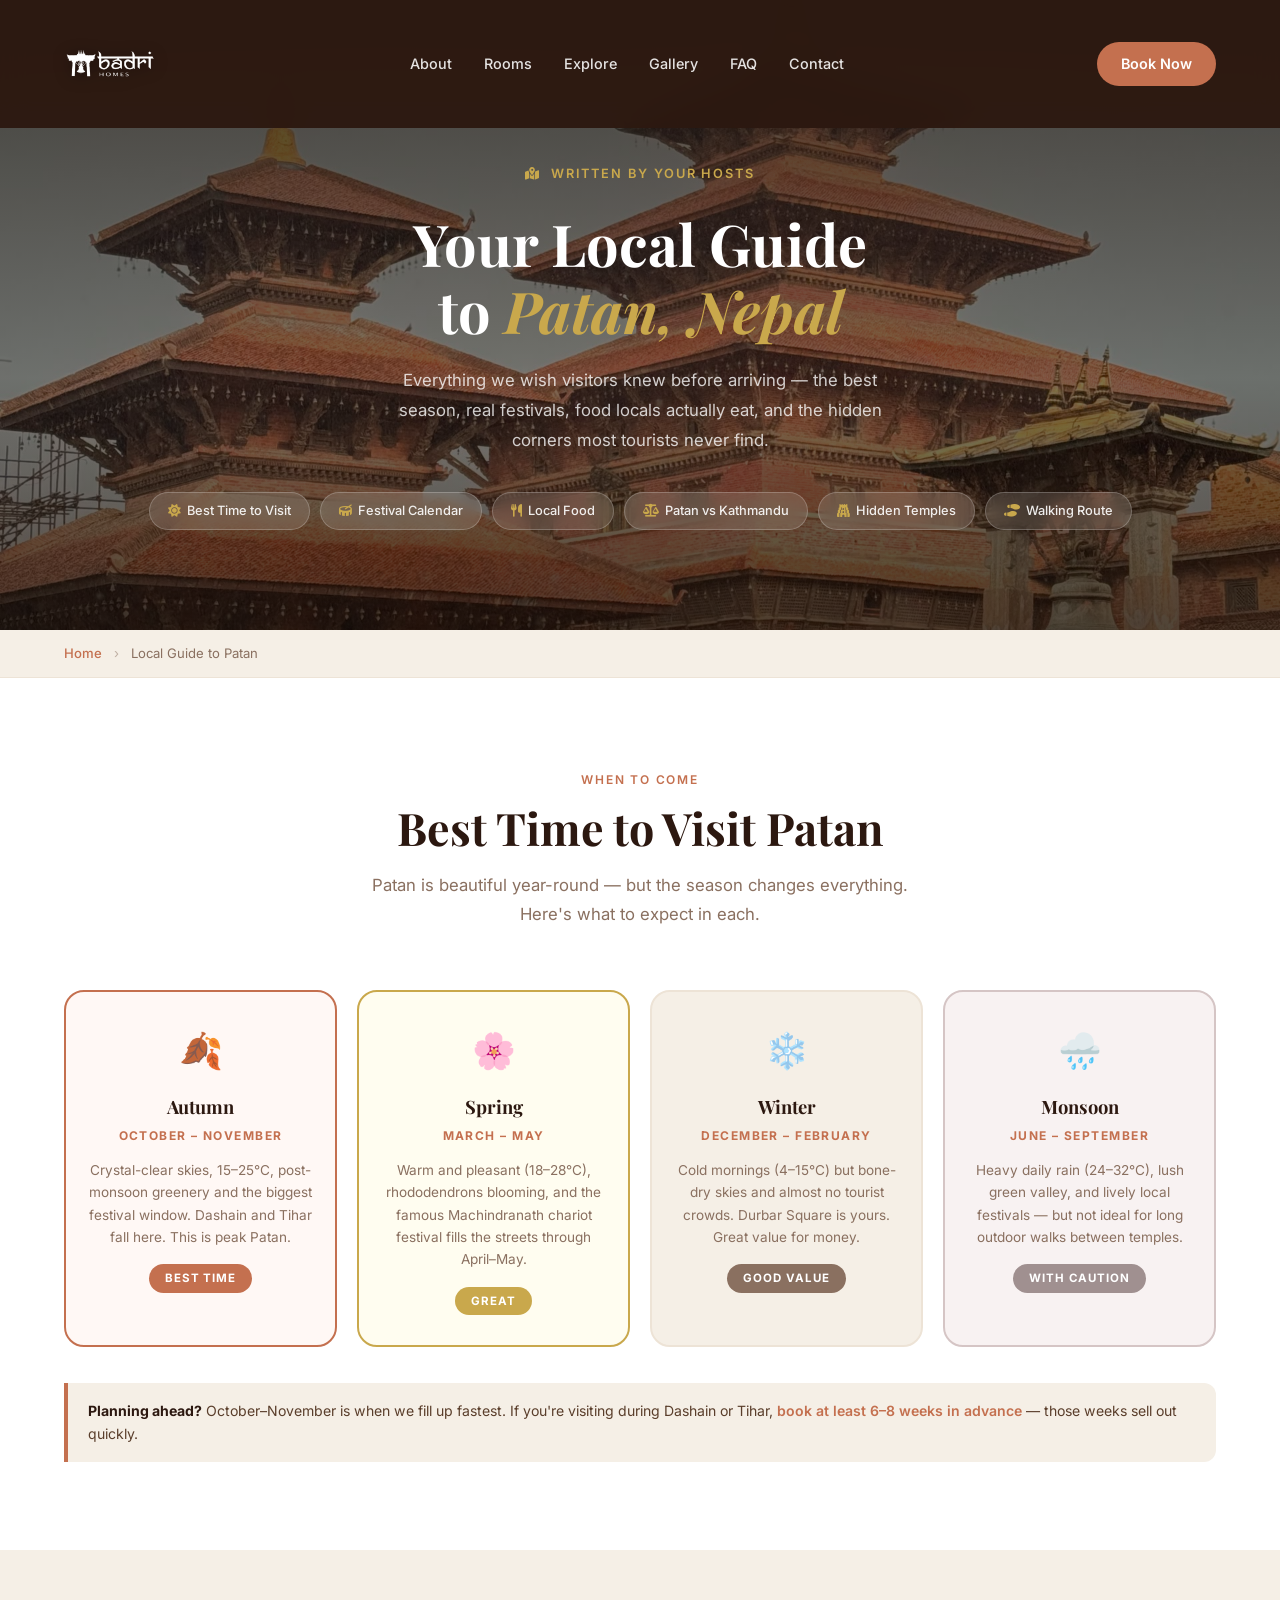
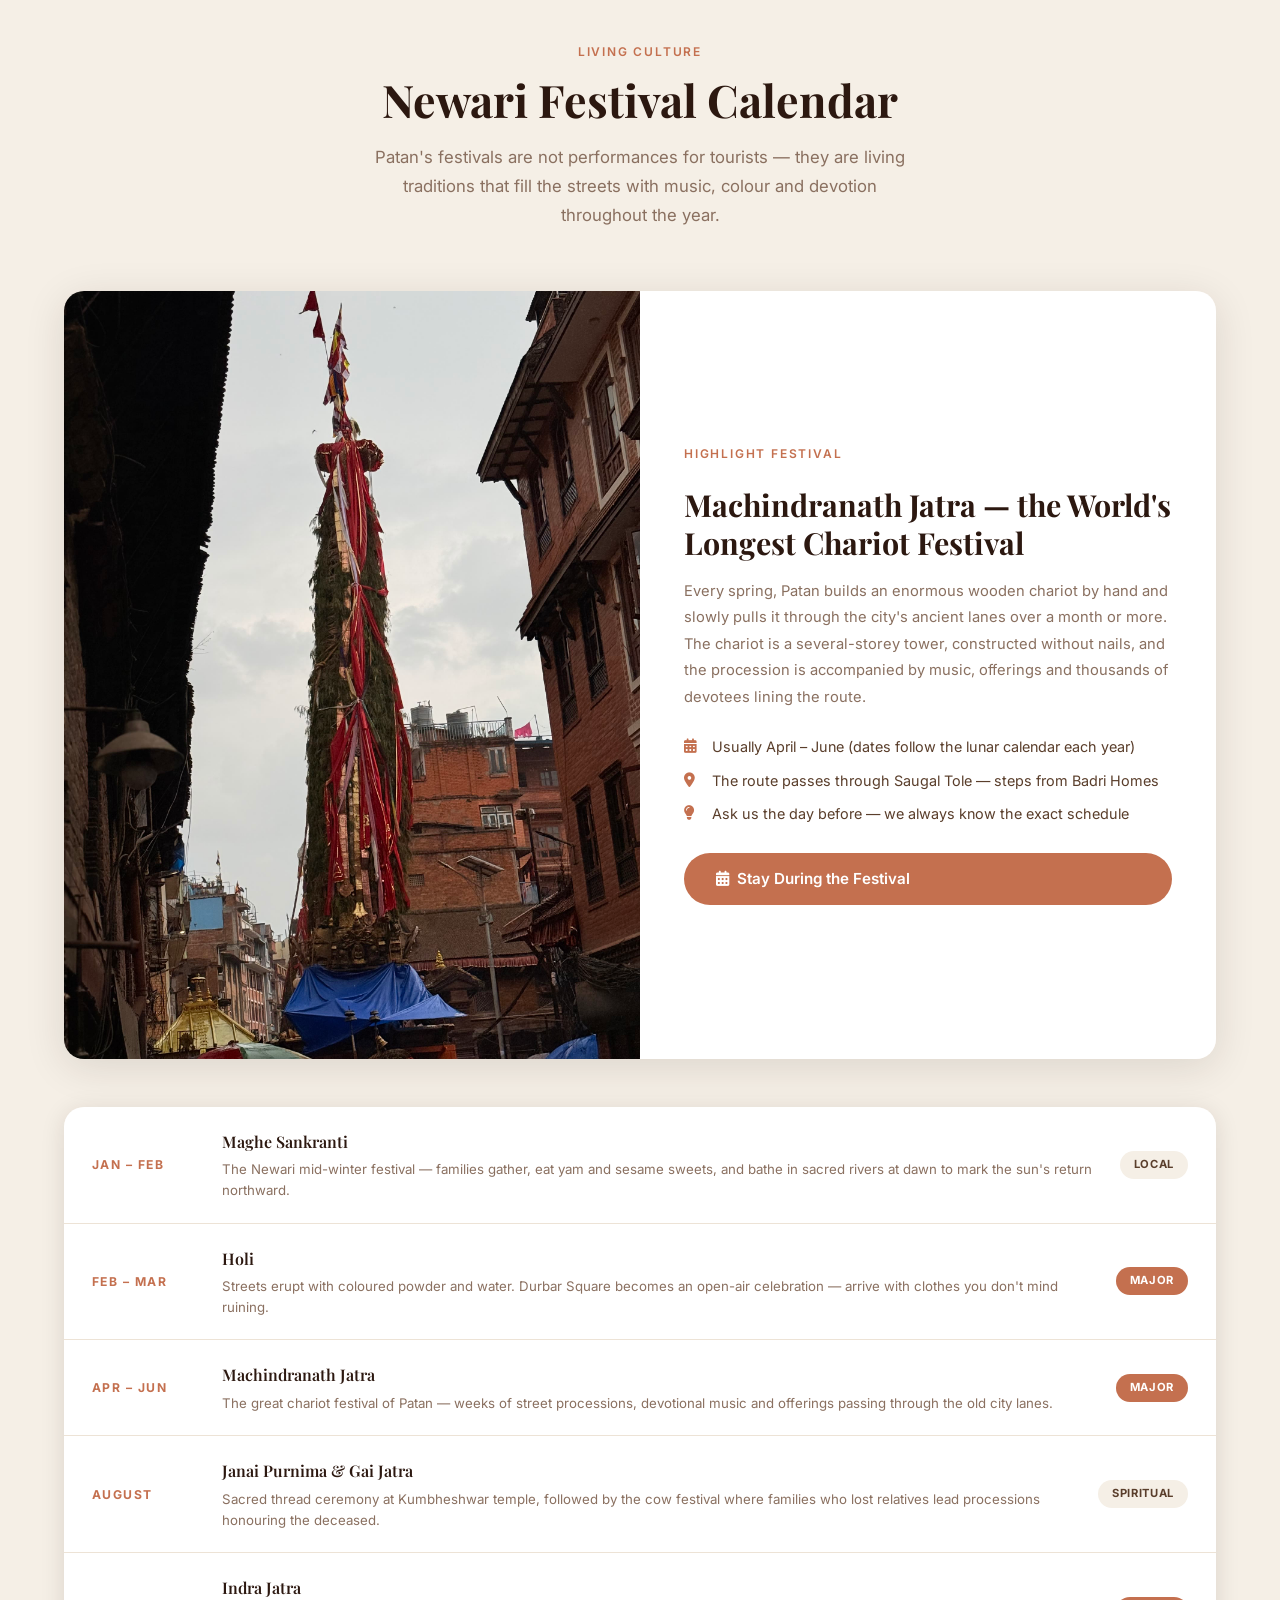
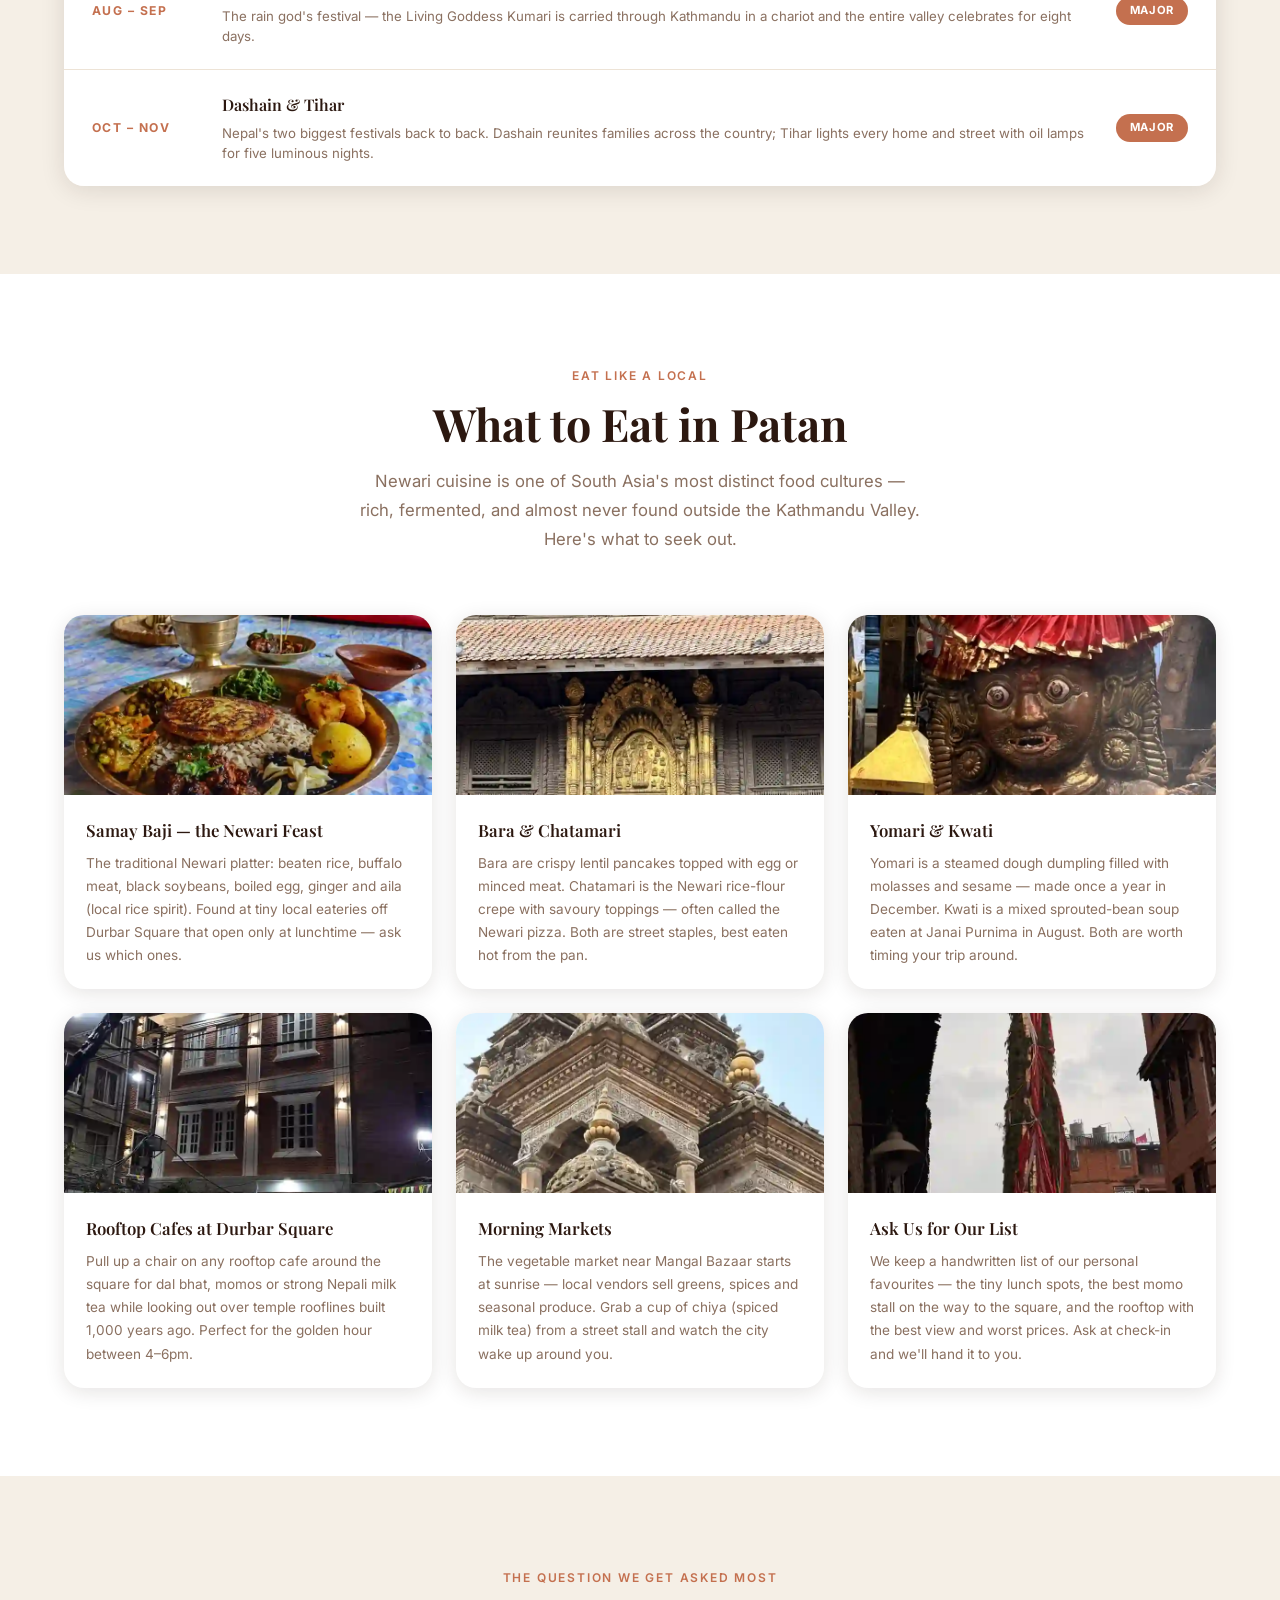
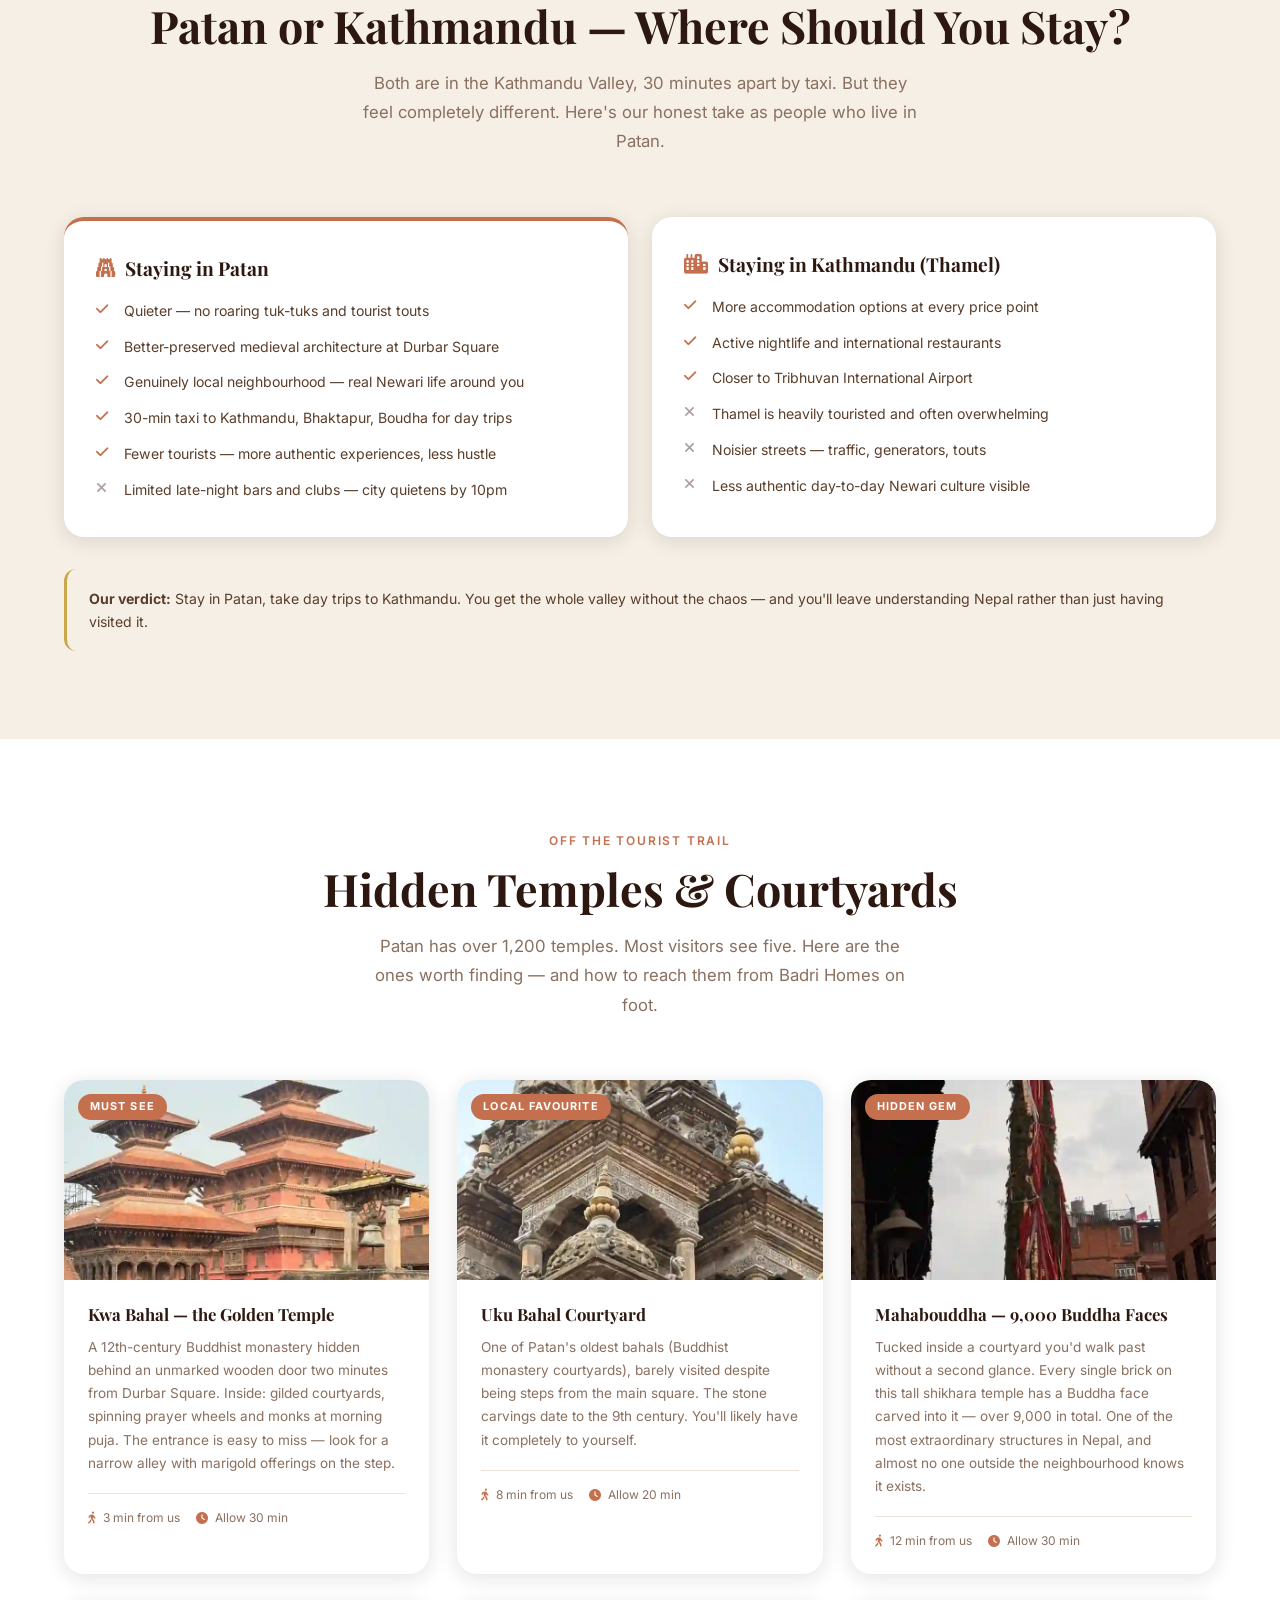
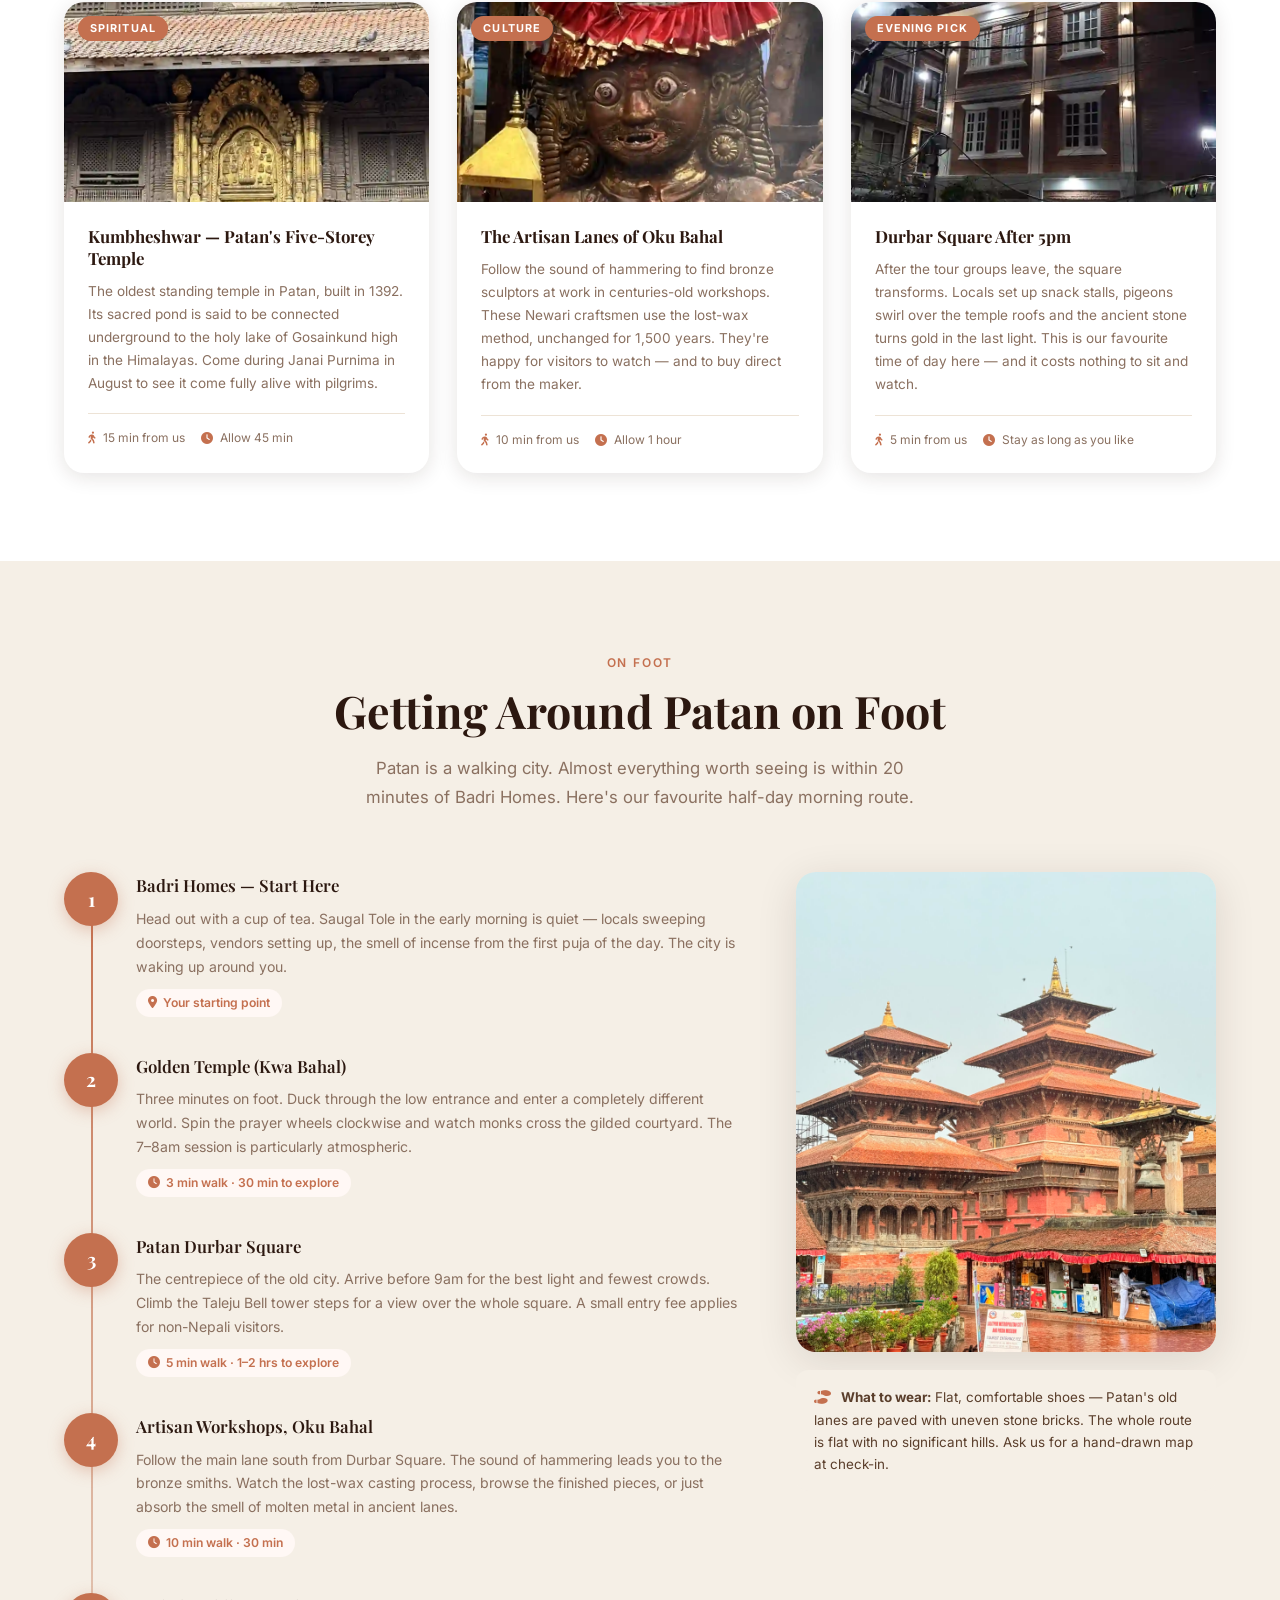
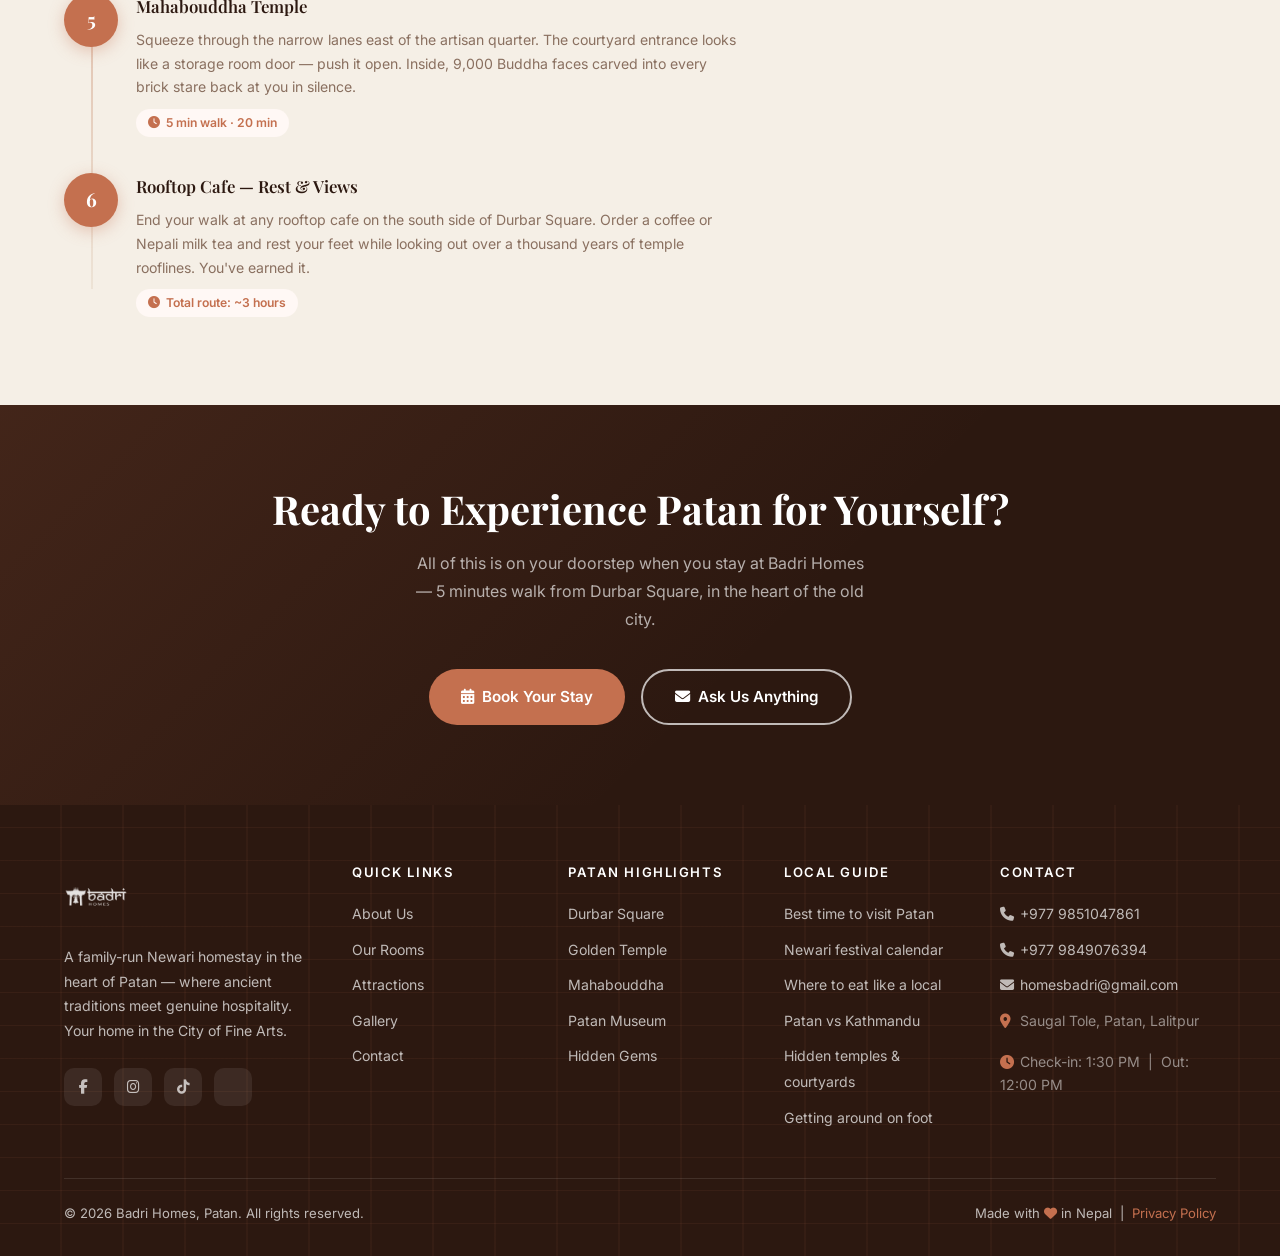
<file: localguide.html>
<!DOCTYPE html>
<html lang="en">
<head>
  <meta charset="UTF-8" />
  <meta name="viewport" content="width=device-width, initial-scale=1.0" />

  <title>Local Guide to Patan, Nepal | Badri Homes</title>
  <meta name="description" content="Your insider guide to Patan, Nepal — best time to visit, Newari festival calendar, local food, hidden temples, walking routes and more. Written by your hosts at Badri Homes, 5 minutes from Patan Durbar Square." />
  <meta name="keywords" content="best time to visit Patan Nepal, Newari festival calendar, local food Patan, Patan vs Kathmandu, hidden temples Patan, walking guide Patan, things to do Patan Lalitpur, Machindranath Jatra, Newari food guide" />
  <meta name="author" content="Badri Homes" />
  <meta name="robots" content="index, follow" />
  <link rel="canonical" href="https://www.badrihomes.com/localguide.html" />
  <link rel="icon" type="image/x-icon" href="/favicon.ico?v=1781849694" />
  <link rel="icon" type="image/png" sizes="48x48" href="/favicon.png?v=1781849695" />
  <link rel="apple-touch-icon" href="/favicon.png?v=1781849695" />
  <meta name="theme-color" content="#F5EFE6" />

  <!-- Open Graph -->
  <meta property="og:type" content="article" />
  <meta property="og:url" content="https://www.badrihomes.com/localguide" />
  <meta property="og:title" content="Local Guide to Patan, Nepal | Badri Homes" />
  <meta property="og:description" content="Insider tips from your hosts at Badri Homes — best season, Newari festivals, local food, hidden temples and a walking route through the old city." />
  <meta property="og:image" content="https://www.badrihomes.com/assets/img/patan-durbar.jpg" />
  <meta property="og:locale" content="en_US" />

  <!-- Twitter Card -->
  <meta name="twitter:card" content="summary_large_image" />
  <meta name="twitter:title" content="Local Guide to Patan, Nepal | Badri Homes" />
  <meta name="twitter:description" content="Insider tips from your hosts at Badri Homes — best season, Newari festivals, local food, hidden temples and a walking route through the old city." />
  <meta name="twitter:image" content="https://www.badrihomes.com/assets/img/patan-durbar.jpg" />

  <!-- JSON-LD structured data -->
  <script type="application/ld+json">
  {
    "@context": "https://schema.org",
    "@type": "TouristDestination",
    "name": "Patan (Lalitpur), Nepal",
    "description": "Ancient Newari city in the Kathmandu Valley, home to Patan Durbar Square UNESCO World Heritage Site, Golden Temple, and the Machindranath Jatra festival.",
    "url": "https://www.badrihomes.com/localguide",
    "touristType": ["CulturalTourist", "AdventureTourist"],
    "hasMap": "https://maps.app.goo.gl/cqF1LvkuEV4uMsrr8",
    "publisher": {
      "@type": "LodgingBusiness",
      "name": "Badri Homes",
      "url": "https://badrihomes.com",
      "address": {
        "@type": "PostalAddress",
        "streetAddress": "Saugal Tole",
        "addressLocality": "Patan",
        "addressRegion": "Lalitpur",
        "addressCountry": "NP"
      }
    }
  }
  </script>

  <!-- Google Fonts -->
  <link rel="preconnect" href="https://fonts.googleapis.com" />
  <link rel="preconnect" href="https://fonts.gstatic.com" crossorigin />
  <link href="https://fonts.googleapis.com/css2?family=Playfair+Display:ital,wght@0,400;0,600;0,700;1,400&family=Inter:wght@300;400;500;600&display=swap" rel="stylesheet" />

  <!-- Font Awesome -->
  <link rel="stylesheet" href="https://cdnjs.cloudflare.com/ajax/libs/font-awesome/6.5.0/css/all.min.css" />

  <!-- Shared styles -->
  <link rel="stylesheet" href="assets/css/base.css" />
  <link rel="stylesheet" href="assets/css/nav.css" />
  <link rel="stylesheet" href="assets/css/footer.css" />

  <style>
    /* ===== NAV OVERRIDE — page has dark header so nav starts solid ===== */
    #navbar { background: rgba(44,24,16,0.96); backdrop-filter: blur(12px); }
    #navbar .nav-logo img { filter: brightness(0) invert(1) drop-shadow(0 2px 8px rgba(0,0,0,0.4)); }
    #navbar .nav-links a { color: rgba(255,255,255,0.88); }
    #navbar .nav-links a:hover { color: #fff; }
    #navbar .nav-cta { background: var(--terracotta); color: #fff; }
    #navbar.scrolled { background: rgba(255,255,255,0.97); }
    #navbar.scrolled .nav-logo img { filter: none; }
    #navbar.scrolled .nav-links a { color: var(--text-mid); }
    #navbar.scrolled .nav-links a:hover { color: var(--terracotta); }
    #navbar.scrolled .nav-cta { background: var(--terracotta); color: #fff; }
    .hamburger span { background: #fff; }
    #navbar.scrolled .hamburger span { background: var(--text-dark); }

    /* ===== PAGE HERO ===== */
    .guide-hero {
      position: relative;
      padding: 160px 0 100px;
      background: url('assets/img/patan-durbar.jpg') center 40% / cover no-repeat;
      text-align: center;
      color: var(--white);
    }
    .guide-hero::before {
      content: '';
      position: absolute;
      inset: 0;
      background: linear-gradient(180deg, rgba(22,12,6,0.78) 0%, rgba(22,12,6,0.55) 60%, rgba(22,12,6,0.75) 100%);
    }
    .guide-hero .container { position: relative; z-index: 1; }
    .guide-hero .section-label { color: var(--gold); font-size: 0.8rem; }
    .guide-hero h1 {
      font-size: clamp(2.2rem, 5vw, 3.6rem);
      color: var(--white);
      margin: 14px 0 22px;
      line-height: 1.15;
    }
    .guide-hero h1 span { color: var(--gold); font-style: italic; }
    .guide-hero p {
      font-size: 1.05rem;
      color: rgba(255,255,255,0.78);
      max-width: 540px;
      margin: 0 auto 36px;
      line-height: 1.8;
    }
    .hero-pills {
      display: flex;
      gap: 10px;
      justify-content: center;
      flex-wrap: wrap;
    }
    .hero-pill {
      background: rgba(255,255,255,0.12);
      backdrop-filter: blur(8px);
      border: 1px solid rgba(255,255,255,0.22);
      border-radius: 50px;
      padding: 8px 18px;
      font-size: 0.8rem;
      color: rgba(255,255,255,0.9);
      font-weight: 500;
      transition: background 0.25s;
      cursor: pointer;
      text-decoration: none;
    }
    .hero-pill:hover { background: rgba(255,255,255,0.22); color: #fff; }
    .hero-pill i { color: var(--gold); margin-right: 6px; }

    /* ===== BREADCRUMB ===== */
    .breadcrumb {
      background: var(--beige);
      padding: 13px 0;
      font-size: 0.82rem;
      color: var(--text-light);
      border-bottom: 1px solid var(--beige-dark);
    }
    .breadcrumb a { color: var(--terracotta); font-weight: 500; }
    .breadcrumb span { margin: 0 8px; opacity: 0.5; }

    /* ===== SECTION BASE ===== */
    .guide-section { padding: 88px 0; }
    .guide-section.bg-beige { background: var(--beige); }

    /* ===== SEASON CARDS ===== */
    .season-grid {
      display: grid;
      grid-template-columns: repeat(4, 1fr);
      gap: 20px;
      margin-top: 48px;
    }
    @media (max-width: 860px) { .season-grid { grid-template-columns: 1fr 1fr; } }
    @media (max-width: 460px) { .season-grid { grid-template-columns: 1fr; } }

    .season-card {
      border-radius: var(--radius-lg);
      padding: 30px 22px;
      text-align: center;
      border: 2px solid transparent;
      transition: transform 0.3s, box-shadow 0.3s;
    }
    .season-card:hover { transform: translateY(-5px); box-shadow: 0 12px 36px var(--shadow); }
    .season-card.best  { background: #fff8f5; border-color: var(--terracotta); }
    .season-card.good  { background: #fffdf0; border-color: var(--gold); }
    .season-card.ok    { background: var(--beige); border-color: var(--beige-dark); }
    .season-card.avoid { background: #f8f2f2; border-color: #d5c5c5; }

    .season-icon { font-size: 2.2rem; margin-bottom: 14px; }
    .season-name { font-family: 'Playfair Display', serif; font-size: 1.15rem; font-weight: 700; color: var(--text-dark); margin-bottom: 4px; }
    .season-months { font-size: 0.75rem; font-weight: 700; text-transform: uppercase; letter-spacing: 0.12em; color: var(--terracotta); margin-bottom: 14px; }
    .season-desc { font-size: 0.85rem; color: var(--text-light); line-height: 1.65; margin-bottom: 16px; }
    .season-badge {
      display: inline-block;
      padding: 5px 16px;
      border-radius: 50px;
      font-size: 0.72rem;
      font-weight: 700;
      text-transform: uppercase;
      letter-spacing: 0.08em;
    }
    .best  .season-badge { background: var(--terracotta); color: #fff; }
    .good  .season-badge { background: var(--gold); color: #fff; }
    .ok    .season-badge { background: var(--text-light); color: #fff; }
    .avoid .season-badge { background: #a09090; color: #fff; }

    .season-tip {
      margin-top: 36px;
      background: var(--beige);
      border-left: 4px solid var(--terracotta);
      border-radius: 0 var(--radius) var(--radius) 0;
      padding: 16px 20px;
      font-size: 0.88rem;
      color: var(--text-mid);
      line-height: 1.65;
    }
    .season-tip strong { color: var(--text-dark); }
    .season-tip a { color: var(--terracotta); font-weight: 600; }

    /* ===== FEATURED SPLIT ===== */
    .featured-split {
      display: grid;
      grid-template-columns: 1fr 1fr;
      border-radius: var(--radius-lg);
      overflow: hidden;
      box-shadow: 0 8px 40px var(--shadow);
      margin-bottom: 48px;
    }
    @media (max-width: 768px) {
      .featured-split { grid-template-columns: 1fr; }
      .featured-split .fs-img { height: 260px; }
    }
    .fs-img { min-height: 380px; }
    .fs-img img { width: 100%; height: 100%; object-fit: cover; }
    .fs-body {
      padding: 52px 44px;
      background: var(--white);
      display: flex;
      flex-direction: column;
      justify-content: center;
    }
    @media (max-width: 768px) { .fs-body { padding: 32px 24px; } }
    .fs-body h2 { font-size: clamp(1.4rem, 2.5vw, 1.9rem); color: var(--text-dark); margin: 10px 0 16px; line-height: 1.25; }
    .fs-body p { font-size: 0.92rem; color: var(--text-light); line-height: 1.8; margin-bottom: 10px; }
    .fs-list { list-style: none; margin: 16px 0 28px; display: flex; flex-direction: column; gap: 12px; }
    .fs-list li { display: flex; align-items: flex-start; gap: 12px; font-size: 0.9rem; color: var(--text-mid); line-height: 1.5; }
    .fs-list li i { color: var(--terracotta); margin-top: 3px; flex-shrink: 0; width: 16px; }

    /* ===== FESTIVAL TABLE ===== */
    .festival-list {
      border-radius: var(--radius-lg);
      overflow: hidden;
      box-shadow: 0 4px 24px var(--shadow);
      margin-top: 48px;
    }
    .festival-row {
      display: grid;
      grid-template-columns: 110px 1fr auto;
      align-items: center;
      gap: 20px;
      padding: 22px 28px;
      background: var(--white);
      border-bottom: 1px solid var(--beige-dark);
      transition: background 0.2s;
    }
    .festival-row:last-child { border-bottom: none; }
    .festival-row:hover { background: #fff8f5; }
    @media (max-width: 600px) {
      .festival-row { grid-template-columns: 1fr; gap: 6px; padding: 18px 20px; }
      .festival-badge { align-self: flex-start; }
    }
    .festival-month { font-size: 0.76rem; font-weight: 700; text-transform: uppercase; letter-spacing: 0.12em; color: var(--terracotta); }
    .festival-name { font-family: 'Playfair Display', serif; font-size: 1rem; font-weight: 600; color: var(--text-dark); margin-bottom: 5px; }
    .festival-desc { font-size: 0.83rem; color: var(--text-light); line-height: 1.55; }
    .festival-badge {
      white-space: nowrap;
      padding: 5px 14px;
      border-radius: 50px;
      font-size: 0.7rem;
      font-weight: 700;
      text-transform: uppercase;
      letter-spacing: 0.06em;
      background: var(--beige);
      color: var(--text-mid);
    }
    .festival-badge.major { background: var(--terracotta); color: #fff; }

    /* ===== FOOD GRID ===== */
    .food-grid {
      display: grid;
      grid-template-columns: repeat(3, 1fr);
      gap: 24px;
      margin-top: 48px;
    }
    @media (max-width: 800px) { .food-grid { grid-template-columns: 1fr 1fr; } }
    @media (max-width: 500px) { .food-grid { grid-template-columns: 1fr; } }

    .food-card {
      border-radius: var(--radius-lg);
      overflow: hidden;
      background: var(--white);
      box-shadow: 0 4px 20px var(--shadow);
      transition: transform 0.3s, box-shadow 0.3s;
    }
    .food-card:hover { transform: translateY(-5px); box-shadow: 0 12px 36px rgba(44,24,16,0.18); }
    .food-img { height: 180px; overflow: hidden; }
    .food-img img { width: 100%; height: 100%; object-fit: cover; transition: transform 0.5s; }
    .food-card:hover .food-img img { transform: scale(1.06); }
    .food-body { padding: 22px; }
    .food-name { font-family: 'Playfair Display', serif; font-size: 1.05rem; font-weight: 600; color: var(--text-dark); margin-bottom: 8px; }
    .food-desc { font-size: 0.85rem; color: var(--text-light); line-height: 1.7; }

    /* ===== PATAN VS KTM ===== */
    .compare-grid {
      display: grid;
      grid-template-columns: 1fr 1fr;
      gap: 24px;
      margin-top: 48px;
    }
    @media (max-width: 640px) { .compare-grid { grid-template-columns: 1fr; } }

    .compare-card {
      border-radius: var(--radius-lg);
      padding: 36px 32px;
      background: var(--white);
      box-shadow: 0 4px 20px var(--shadow);
    }
    .compare-card.highlight { border-top: 4px solid var(--terracotta); }
    .compare-card h3 { font-size: 1.2rem; color: var(--text-dark); margin-bottom: 20px; display: flex; align-items: center; gap: 10px; }
    .compare-card h3 i { color: var(--terracotta); }
    .compare-list { display: flex; flex-direction: column; gap: 14px; }
    .compare-item { display: flex; align-items: flex-start; gap: 12px; font-size: 0.88rem; color: var(--text-mid); line-height: 1.55; }
    .compare-item i { margin-top: 2px; flex-shrink: 0; width: 16px; }
    .compare-item i.pro { color: var(--terracotta); }
    .compare-item i.con { color: #b0a0a0; }
    .compare-verdict {
      margin-top: 32px;
      background: var(--beige);
      border-radius: var(--radius);
      padding: 18px 22px;
      font-size: 0.88rem;
      color: var(--text-mid);
      line-height: 1.65;
      border-left: 3px solid var(--gold);
    }

    /* ===== ARTICLE CARDS (Hidden Temples) ===== */
    .articles-grid {
      display: grid;
      grid-template-columns: repeat(3, 1fr);
      gap: 28px;
      margin-top: 48px;
    }
    @media (max-width: 900px) { .articles-grid { grid-template-columns: 1fr 1fr; } }
    @media (max-width: 560px) { .articles-grid { grid-template-columns: 1fr; } }

    .article-card {
      background: var(--white);
      border-radius: var(--radius-lg);
      overflow: hidden;
      box-shadow: 0 4px 20px var(--shadow);
      transition: transform 0.3s, box-shadow 0.3s;
    }
    .article-card:hover { transform: translateY(-6px); box-shadow: 0 14px 40px rgba(44,24,16,0.18); }
    .ac-img { height: 200px; overflow: hidden; position: relative; }
    .ac-img img { width: 100%; height: 100%; object-fit: cover; transition: transform 0.5s; }
    .article-card:hover .ac-img img { transform: scale(1.06); }
    .ac-tag {
      position: absolute; top: 14px; left: 14px;
      background: var(--terracotta); color: #fff;
      font-size: 0.68rem; font-weight: 700;
      text-transform: uppercase; letter-spacing: 0.1em;
      padding: 4px 12px; border-radius: 50px;
    }
    .ac-body { padding: 24px; }
    .ac-body h3 { font-size: 1.05rem; color: var(--text-dark); margin-bottom: 10px; line-height: 1.3; }
    .ac-body p { font-size: 0.85rem; color: var(--text-light); line-height: 1.7; margin-bottom: 18px; }
    .ac-meta { display: flex; gap: 16px; font-size: 0.75rem; color: var(--text-light); border-top: 1px solid var(--beige-dark); padding-top: 14px; }
    .ac-meta i { color: var(--terracotta); margin-right: 4px; }

    /* ===== WALKING ROUTE ===== */
    .walk-layout {
      display: grid;
      grid-template-columns: 1fr 420px;
      gap: 56px;
      align-items: start;
      margin-top: 48px;
    }
    @media (max-width: 900px) {
      .walk-layout { grid-template-columns: 1fr; }
      .walk-img-col { display: none; }
    }
    .route-steps { position: relative; padding-left: 72px; }
    .route-steps::before {
      content: '';
      position: absolute;
      left: 27px; top: 28px; bottom: 28px;
      width: 2px;
      background: linear-gradient(to bottom, var(--terracotta), var(--beige-dark));
    }
    .route-step { position: relative; padding-bottom: 36px; }
    .route-step:last-child { padding-bottom: 0; }
    .step-num {
      position: absolute;
      left: -72px;
      top: 0;
      width: 54px; height: 54px;
      border-radius: 50%;
      background: var(--terracotta);
      color: #fff;
      font-family: 'Playfair Display', serif;
      font-size: 1.2rem;
      font-weight: 700;
      display: flex; align-items: center; justify-content: center;
      box-shadow: 0 4px 16px rgba(196,112,79,0.35);
      flex-shrink: 0;
    }
    .step-place { font-family: 'Playfair Display', serif; font-size: 1.05rem; font-weight: 600; color: var(--text-dark); margin-bottom: 8px; }
    .step-detail { font-size: 0.88rem; color: var(--text-light); line-height: 1.7; }
    .step-meta { display: inline-flex; align-items: center; gap: 6px; font-size: 0.76rem; font-weight: 600; color: var(--terracotta); margin-top: 10px; background: #fff8f5; padding: 4px 12px; border-radius: 50px; }

    .walk-img-col img {
      width: 100%; height: 480px; object-fit: cover;
      border-radius: var(--radius-lg);
      box-shadow: 0 8px 40px var(--shadow);
    }
    .walk-tip {
      margin-top: 18px;
      background: var(--beige);
      border-radius: var(--radius);
      padding: 16px 18px;
      font-size: 0.84rem;
      color: var(--text-mid);
      line-height: 1.65;
    }
    .walk-tip i { color: var(--terracotta); margin-right: 6px; }

    /* ===== CTA STRIP ===== */
    .guide-cta {
      background: var(--text-dark);
      background-image: linear-gradient(135deg, rgba(196,112,79,0.15) 0%, transparent 60%);
      padding: 80px 0;
      text-align: center;
    }
    .guide-cta h2 { color: var(--white); font-size: clamp(1.6rem, 4vw, 2.5rem); margin-bottom: 16px; }
    .guide-cta p { color: rgba(255,255,255,0.65); font-size: 1rem; margin-bottom: 36px; max-width: 460px; margin-left: auto; margin-right: auto; line-height: 1.75; }
    .btn-group { display: flex; gap: 16px; justify-content: center; flex-wrap: wrap; }
  </style>
</head>
<body>

  <!-- ===== NAV ===== -->
  <nav id="navbar">
    <div class="container nav-inner">
      <a href="/" class="nav-logo">
        <img src="logo.png" alt="Badri Homes Logo" />
      </a>
      <ul class="nav-links">
        <li><a href="index.html#about">About</a></li>
        <li><a href="index.html#rooms">Rooms</a></li>
        <li><a href="index.html#attractions">Explore</a></li>
        <li><a href="index.html#gallery">Gallery</a></li>
        <li><a href="/faq">FAQ</a></li>
        <li><a href="index.html#contact">Contact</a></li>
      </ul>
      <a href="/book" class="btn nav-cta">Book Now</a>
      <button class="hamburger" id="hamburger" aria-label="Open menu" aria-expanded="false" aria-controls="mobileMenu">
        <span></span><span></span><span></span>
      </button>
    </div>
  </nav>

  <!-- Mobile Overlay -->
  <div class="mobile-overlay" id="mobileOverlay" onclick="closeMobile()"></div>

  <!-- Mobile Menu -->
  <div class="mobile-menu" id="mobileMenu">
    <nav class="mobile-nav">
      <a href="index.html#rooms" onclick="closeMobile()"><i class="fa-solid fa-bed"></i><span>Rooms</span></a>
      <a href="index.html#attractions" onclick="closeMobile()"><i class="fa-solid fa-map-location-dot"></i><span>Explore Patan</span></a>
      <a href="index.html#gallery" onclick="closeMobile()"><i class="fa-solid fa-images"></i><span>Gallery</span></a>
      <a href="/faq" onclick="closeMobile()"><i class="fa-solid fa-circle-question"></i><span>FAQ</span></a>
      <a href="index.html#contact" onclick="closeMobile()"><i class="fa-solid fa-envelope"></i><span>Contact</span></a>
      <a href="/book" class="mobile-book-btn" onclick="closeMobile()"><i class="fa-solid fa-calendar-days"></i><span>Book Your Stay</span></a>
    </nav>
  </div>

  <!-- ===== HERO ===== -->
  <header class="guide-hero">
    <div class="container">
      <span class="section-label"><i class="fa-solid fa-map-location-dot"></i> &nbsp;Written by your hosts</span>
      <h1>Your Local Guide<br />to <span>Patan, Nepal</span></h1>
      <p>Everything we wish visitors knew before arriving — the best season, real festivals, food locals actually eat, and the hidden corners most tourists never find.</p>
      <div class="hero-pills">
        <a href="#best-time" class="hero-pill"><i class="fa-solid fa-sun"></i>Best Time to Visit</a>
        <a href="#festivals" class="hero-pill"><i class="fa-solid fa-drum"></i>Festival Calendar</a>
        <a href="#local-food" class="hero-pill"><i class="fa-solid fa-utensils"></i>Local Food</a>
        <a href="#patan-vs-kathmandu" class="hero-pill"><i class="fa-solid fa-scale-balanced"></i>Patan vs Kathmandu</a>
        <a href="#hidden-temples" class="hero-pill"><i class="fa-solid fa-gopuram"></i>Hidden Temples</a>
        <a href="#walking-guide" class="hero-pill"><i class="fa-solid fa-shoe-prints"></i>Walking Route</a>
      </div>
    </div>
  </header>

  <!-- Breadcrumb -->
  <div class="breadcrumb">
    <div class="container">
      <a href="/">Home</a>
      <span>›</span>
      Local Guide to Patan
    </div>
  </div>

  <!-- ===== 1. BEST TIME ===== -->
  <section class="guide-section" id="best-time">
    <div class="container">
      <div class="section-header">
        <span class="section-label">When to Come</span>
        <h2 class="section-title">Best Time to Visit Patan</h2>
        <p class="section-subtitle">Patan is beautiful year-round — but the season changes everything. Here's what to expect in each.</p>
      </div>

      <div class="season-grid">
        <div class="season-card best">
          <div class="season-icon">🍂</div>
          <div class="season-name">Autumn</div>
          <div class="season-months">October – November</div>
          <div class="season-desc">Crystal-clear skies, 15–25°C, post-monsoon greenery and the biggest festival window. Dashain and Tihar fall here. This is peak Patan.</div>
          <span class="season-badge">Best time</span>
        </div>
        <div class="season-card good">
          <div class="season-icon">🌸</div>
          <div class="season-name">Spring</div>
          <div class="season-months">March – May</div>
          <div class="season-desc">Warm and pleasant (18–28°C), rhododendrons blooming, and the famous Machindranath chariot festival fills the streets through April–May.</div>
          <span class="season-badge">Great</span>
        </div>
        <div class="season-card ok">
          <div class="season-icon">❄️</div>
          <div class="season-name">Winter</div>
          <div class="season-months">December – February</div>
          <div class="season-desc">Cold mornings (4–15°C) but bone-dry skies and almost no tourist crowds. Durbar Square is yours. Great value for money.</div>
          <span class="season-badge">Good value</span>
        </div>
        <div class="season-card avoid">
          <div class="season-icon">🌧️</div>
          <div class="season-name">Monsoon</div>
          <div class="season-months">June – September</div>
          <div class="season-desc">Heavy daily rain (24–32°C), lush green valley, and lively local festivals — but not ideal for long outdoor walks between temples.</div>
          <span class="season-badge">With caution</span>
        </div>
      </div>

      <p class="season-tip">
        <strong>Planning ahead?</strong> October–November is when we fill up fastest. If you're visiting during Dashain or Tihar, <a href="/book">book at least 6–8 weeks in advance</a> — those weeks sell out quickly.
      </p>
    </div>
  </section>

  <!-- ===== 2. FESTIVALS ===== -->
  <section class="guide-section bg-beige" id="festivals">
    <div class="container">
      <div class="section-header">
        <span class="section-label">Living Culture</span>
        <h2 class="section-title">Newari Festival Calendar</h2>
        <p class="section-subtitle">Patan's festivals are not performances for tourists — they are living traditions that fill the streets with music, colour and devotion throughout the year.</p>
      </div>

      <div class="featured-split">
        <div class="fs-img">
          <img src="assets/img/machindranath.jpg" alt="Machindranath Jatra chariot festival Patan streets" loading="lazy" />
        </div>
        <div class="fs-body">
          <span class="section-label">Highlight Festival</span>
          <h2>Machindranath Jatra — the World's Longest Chariot Festival</h2>
          <p>Every spring, Patan builds an enormous wooden chariot by hand and slowly pulls it through the city's ancient lanes over a month or more. The chariot is a several-storey tower, constructed without nails, and the procession is accompanied by music, offerings and thousands of devotees lining the route.</p>
          <ul class="fs-list">
            <li><i class="fa-solid fa-calendar-days"></i> Usually April – June (dates follow the lunar calendar each year)</li>
            <li><i class="fa-solid fa-location-dot"></i> The route passes through Saugal Tole — steps from Badri Homes</li>
            <li><i class="fa-solid fa-lightbulb"></i> Ask us the day before — we always know the exact schedule</li>
          </ul>
          <a href="/book" class="btn btn-primary"><i class="fa-solid fa-calendar-days"></i> Stay During the Festival</a>
        </div>
      </div>

      <div class="festival-list">
        <div class="festival-row">
          <div class="festival-month">Jan – Feb</div>
          <div>
            <div class="festival-name">Maghe Sankranti</div>
            <div class="festival-desc">The Newari mid-winter festival — families gather, eat yam and sesame sweets, and bathe in sacred rivers at dawn to mark the sun's return northward.</div>
          </div>
          <span class="festival-badge">Local</span>
        </div>
        <div class="festival-row">
          <div class="festival-month">Feb – Mar</div>
          <div>
            <div class="festival-name">Holi</div>
            <div class="festival-desc">Streets erupt with coloured powder and water. Durbar Square becomes an open-air celebration — arrive with clothes you don't mind ruining.</div>
          </div>
          <span class="festival-badge major">Major</span>
        </div>
        <div class="festival-row">
          <div class="festival-month">Apr – Jun</div>
          <div>
            <div class="festival-name">Machindranath Jatra</div>
            <div class="festival-desc">The great chariot festival of Patan — weeks of street processions, devotional music and offerings passing through the old city lanes.</div>
          </div>
          <span class="festival-badge major">Major</span>
        </div>
        <div class="festival-row">
          <div class="festival-month">August</div>
          <div>
            <div class="festival-name">Janai Purnima &amp; Gai Jatra</div>
            <div class="festival-desc">Sacred thread ceremony at Kumbheshwar temple, followed by the cow festival where families who lost relatives lead processions honouring the deceased.</div>
          </div>
          <span class="festival-badge">Spiritual</span>
        </div>
        <div class="festival-row">
          <div class="festival-month">Aug – Sep</div>
          <div>
            <div class="festival-name">Indra Jatra</div>
            <div class="festival-desc">The rain god's festival — the Living Goddess Kumari is carried through Kathmandu in a chariot and the entire valley celebrates for eight days.</div>
          </div>
          <span class="festival-badge major">Major</span>
        </div>
        <div class="festival-row">
          <div class="festival-month">Oct – Nov</div>
          <div>
            <div class="festival-name">Dashain &amp; Tihar</div>
            <div class="festival-desc">Nepal's two biggest festivals back to back. Dashain reunites families across the country; Tihar lights every home and street with oil lamps for five luminous nights.</div>
          </div>
          <span class="festival-badge major">Major</span>
        </div>
      </div>
    </div>
  </section>

  <!-- ===== 3. LOCAL FOOD ===== -->
  <section class="guide-section" id="local-food">
    <div class="container">
      <div class="section-header">
        <span class="section-label">Eat Like a Local</span>
        <h2 class="section-title">What to Eat in Patan</h2>
        <p class="section-subtitle">Newari cuisine is one of South Asia's most distinct food cultures — rich, fermented, and almost never found outside the Kathmandu Valley. Here's what to seek out.</p>
      </div>

      <div class="food-grid">
        <div class="food-card">
          <div class="food-img">
            <img src="assets/img/small/newari-food.webp" alt="Newari Samay Baji food spread Patan" loading="lazy" />
          </div>
          <div class="food-body">
            <div class="food-name">Samay Baji — the Newari Feast</div>
            <div class="food-desc">The traditional Newari platter: beaten rice, buffalo meat, black soybeans, boiled egg, ginger and aila (local rice spirit). Found at tiny local eateries off Durbar Square that open only at lunchtime — ask us which ones.</div>
          </div>
        </div>
        <div class="food-card">
          <div class="food-img">
            <img src="assets/img/small/patan-durbar-1.webp" alt="Bara and Chatamari Newari street food" loading="lazy" />
          </div>
          <div class="food-body">
            <div class="food-name">Bara &amp; Chatamari</div>
            <div class="food-desc">Bara are crispy lentil pancakes topped with egg or minced meat. Chatamari is the Newari rice-flour crepe with savoury toppings — often called the Newari pizza. Both are street staples, best eaten hot from the pan.</div>
          </div>
        </div>
        <div class="food-card">
          <div class="food-img">
            <img src="assets/img/small/machindranath-2.webp" alt="Yomari and Kwati festival food Nepal" loading="lazy" />
          </div>
          <div class="food-body">
            <div class="food-name">Yomari &amp; Kwati</div>
            <div class="food-desc">Yomari is a steamed dough dumpling filled with molasses and sesame — made once a year in December. Kwati is a mixed sprouted-bean soup eaten at Janai Purnima in August. Both are worth timing your trip around.</div>
          </div>
        </div>
        <div class="food-card">
          <div class="food-img">
            <img src="assets/img/small/building.webp" alt="Rooftop cafe near Patan Durbar Square" loading="lazy" />
          </div>
          <div class="food-body">
            <div class="food-name">Rooftop Cafes at Durbar Square</div>
            <div class="food-desc">Pull up a chair on any rooftop cafe around the square for dal bhat, momos or strong Nepali milk tea while looking out over temple rooflines built 1,000 years ago. Perfect for the golden hour between 4–6pm.</div>
          </div>
        </div>
        <div class="food-card">
          <div class="food-img">
            <img src="assets/img/small/krishna-mandir.webp" alt="Morning vegetable market Patan Mangal Bazaar" loading="lazy" />
          </div>
          <div class="food-body">
            <div class="food-name">Morning Markets</div>
            <div class="food-desc">The vegetable market near Mangal Bazaar starts at sunrise — local vendors sell greens, spices and seasonal produce. Grab a cup of chiya (spiced milk tea) from a street stall and watch the city wake up around you.</div>
          </div>
        </div>
        <div class="food-card">
          <div class="food-img">
            <img src="assets/img/small/machindranath.webp" alt="Badri Homes local food recommendations Patan" loading="lazy" />
          </div>
          <div class="food-body">
            <div class="food-name">Ask Us for Our List</div>
            <div class="food-desc">We keep a handwritten list of our personal favourites — the tiny lunch spots, the best momo stall on the way to the square, and the rooftop with the best view and worst prices. Ask at check-in and we'll hand it to you.</div>
          </div>
        </div>
      </div>
    </div>
  </section>

  <!-- ===== 4. PATAN VS KTM ===== -->
  <section class="guide-section bg-beige" id="patan-vs-kathmandu">
    <div class="container">
      <div class="section-header">
        <span class="section-label">The Question We Get Asked Most</span>
        <h2 class="section-title">Patan or Kathmandu — Where Should You Stay?</h2>
        <p class="section-subtitle">Both are in the Kathmandu Valley, 30 minutes apart by taxi. But they feel completely different. Here's our honest take as people who live in Patan.</p>
      </div>

      <div class="compare-grid">
        <div class="compare-card highlight">
          <h3><i class="fa-solid fa-gopuram"></i> Staying in Patan</h3>
          <div class="compare-list">
            <div class="compare-item"><i class="fa-solid fa-check pro"></i> Quieter — no roaring tuk-tuks and tourist touts</div>
            <div class="compare-item"><i class="fa-solid fa-check pro"></i> Better-preserved medieval architecture at Durbar Square</div>
            <div class="compare-item"><i class="fa-solid fa-check pro"></i> Genuinely local neighbourhood — real Newari life around you</div>
            <div class="compare-item"><i class="fa-solid fa-check pro"></i> 30-min taxi to Kathmandu, Bhaktapur, Boudha for day trips</div>
            <div class="compare-item"><i class="fa-solid fa-check pro"></i> Fewer tourists — more authentic experiences, less hustle</div>
            <div class="compare-item"><i class="fa-solid fa-xmark con"></i> Limited late-night bars and clubs — city quietens by 10pm</div>
          </div>
        </div>
        <div class="compare-card">
          <h3><i class="fa-solid fa-city"></i> Staying in Kathmandu (Thamel)</h3>
          <div class="compare-list">
            <div class="compare-item"><i class="fa-solid fa-check pro"></i> More accommodation options at every price point</div>
            <div class="compare-item"><i class="fa-solid fa-check pro"></i> Active nightlife and international restaurants</div>
            <div class="compare-item"><i class="fa-solid fa-check pro"></i> Closer to Tribhuvan International Airport</div>
            <div class="compare-item"><i class="fa-solid fa-xmark con"></i> Thamel is heavily touristed and often overwhelming</div>
            <div class="compare-item"><i class="fa-solid fa-xmark con"></i> Noisier streets — traffic, generators, touts</div>
            <div class="compare-item"><i class="fa-solid fa-xmark con"></i> Less authentic day-to-day Newari culture visible</div>
          </div>
        </div>
      </div>

      <div class="compare-verdict">
        <strong>Our verdict:</strong> Stay in Patan, take day trips to Kathmandu. You get the whole valley without the chaos — and you'll leave understanding Nepal rather than just having visited it.
      </div>
    </div>
  </section>

  <!-- ===== 5. HIDDEN TEMPLES ===== -->
  <section class="guide-section" id="hidden-temples">
    <div class="container">
      <div class="section-header">
        <span class="section-label">Off the Tourist Trail</span>
        <h2 class="section-title">Hidden Temples &amp; Courtyards</h2>
        <p class="section-subtitle">Patan has over 1,200 temples. Most visitors see five. Here are the ones worth finding — and how to reach them from Badri Homes on foot.</p>
      </div>

      <div class="articles-grid">
        <div class="article-card fade-up">
          <div class="ac-img">
            <img src="assets/img/small/patan-durbar.webp" alt="Kwa Bahal Golden Temple Patan interior courtyard" loading="lazy" />
            <span class="ac-tag">Must See</span>
          </div>
          <div class="ac-body">
            <h3>Kwa Bahal — the Golden Temple</h3>
            <p>A 12th-century Buddhist monastery hidden behind an unmarked wooden door two minutes from Durbar Square. Inside: gilded courtyards, spinning prayer wheels and monks at morning puja. The entrance is easy to miss — look for a narrow alley with marigold offerings on the step.</p>
            <div class="ac-meta">
              <span><i class="fa-solid fa-person-walking"></i> 3 min from us</span>
              <span><i class="fa-solid fa-clock"></i> Allow 30 min</span>
            </div>
          </div>
        </div>
        <div class="article-card fade-up">
          <div class="ac-img">
            <img src="assets/img/small/krishna-mandir.webp" alt="Uku Bahal ancient Buddhist monastery courtyard Patan" loading="lazy" />
            <span class="ac-tag">Local Favourite</span>
          </div>
          <div class="ac-body">
            <h3>Uku Bahal Courtyard</h3>
            <p>One of Patan's oldest bahals (Buddhist monastery courtyards), barely visited despite being steps from the main square. The stone carvings date to the 9th century. You'll likely have it completely to yourself.</p>
            <div class="ac-meta">
              <span><i class="fa-solid fa-person-walking"></i> 8 min from us</span>
              <span><i class="fa-solid fa-clock"></i> Allow 20 min</span>
            </div>
          </div>
        </div>
        <div class="article-card fade-up">
          <div class="ac-img">
            <img src="assets/img/small/machindranath.webp" alt="Mahabouddha Temple Patan thousand Buddha faces" loading="lazy" />
            <span class="ac-tag">Hidden Gem</span>
          </div>
          <div class="ac-body">
            <h3>Mahabouddha — 9,000 Buddha Faces</h3>
            <p>Tucked inside a courtyard you'd walk past without a second glance. Every single brick on this tall shikhara temple has a Buddha face carved into it — over 9,000 in total. One of the most extraordinary structures in Nepal, and almost no one outside the neighbourhood knows it exists.</p>
            <div class="ac-meta">
              <span><i class="fa-solid fa-person-walking"></i> 12 min from us</span>
              <span><i class="fa-solid fa-clock"></i> Allow 30 min</span>
            </div>
          </div>
        </div>
        <div class="article-card fade-up">
          <div class="ac-img">
            <img src="assets/img/small/patan-durbar-1.webp" alt="Kumbheshwar five-storey temple Patan ancient" loading="lazy" />
            <span class="ac-tag">Spiritual</span>
          </div>
          <div class="ac-body">
            <h3>Kumbheshwar — Patan's Five-Storey Temple</h3>
            <p>The oldest standing temple in Patan, built in 1392. Its sacred pond is said to be connected underground to the holy lake of Gosainkund high in the Himalayas. Come during Janai Purnima in August to see it come fully alive with pilgrims.</p>
            <div class="ac-meta">
              <span><i class="fa-solid fa-person-walking"></i> 15 min from us</span>
              <span><i class="fa-solid fa-clock"></i> Allow 45 min</span>
            </div>
          </div>
        </div>
        <div class="article-card fade-up">
          <div class="ac-img">
            <img src="assets/img/small/machindranath-2.webp" alt="Newari bronze artisan workshop lanes Patan" loading="lazy" />
            <span class="ac-tag">Culture</span>
          </div>
          <div class="ac-body">
            <h3>The Artisan Lanes of Oku Bahal</h3>
            <p>Follow the sound of hammering to find bronze sculptors at work in centuries-old workshops. These Newari craftsmen use the lost-wax method, unchanged for 1,500 years. They're happy for visitors to watch — and to buy direct from the maker.</p>
            <div class="ac-meta">
              <span><i class="fa-solid fa-person-walking"></i> 10 min from us</span>
              <span><i class="fa-solid fa-clock"></i> Allow 1 hour</span>
            </div>
          </div>
        </div>
        <div class="article-card fade-up">
          <div class="ac-img">
            <img src="assets/img/small/building.webp" alt="Patan Durbar Square at dusk sunset golden light" loading="lazy" />
            <span class="ac-tag">Evening Pick</span>
          </div>
          <div class="ac-body">
            <h3>Durbar Square After 5pm</h3>
            <p>After the tour groups leave, the square transforms. Locals set up snack stalls, pigeons swirl over the temple roofs and the ancient stone turns gold in the last light. This is our favourite time of day here — and it costs nothing to sit and watch.</p>
            <div class="ac-meta">
              <span><i class="fa-solid fa-person-walking"></i> 5 min from us</span>
              <span><i class="fa-solid fa-clock"></i> Stay as long as you like</span>
            </div>
          </div>
        </div>
      </div>
    </div>
  </section>

  <!-- ===== 6. WALKING GUIDE ===== -->
  <section class="guide-section bg-beige" id="walking-guide">
    <div class="container">
      <div class="section-header">
        <span class="section-label">On Foot</span>
        <h2 class="section-title">Getting Around Patan on Foot</h2>
        <p class="section-subtitle">Patan is a walking city. Almost everything worth seeing is within 20 minutes of Badri Homes. Here's our favourite half-day morning route.</p>
      </div>

      <div class="walk-layout">
        <div>
          <div class="route-steps">
            <div class="route-step">
              <div class="step-num">1</div>
              <div class="step-place">Badri Homes — Start Here</div>
              <div class="step-detail">Head out with a cup of tea. Saugal Tole in the early morning is quiet — locals sweeping doorsteps, vendors setting up, the smell of incense from the first puja of the day. The city is waking up around you.</div>
              <div class="step-meta"><i class="fa-solid fa-location-dot"></i> Your starting point</div>
            </div>
            <div class="route-step">
              <div class="step-num">2</div>
              <div class="step-place">Golden Temple (Kwa Bahal)</div>
              <div class="step-detail">Three minutes on foot. Duck through the low entrance and enter a completely different world. Spin the prayer wheels clockwise and watch monks cross the gilded courtyard. The 7–8am session is particularly atmospheric.</div>
              <div class="step-meta"><i class="fa-solid fa-clock"></i> 3 min walk · 30 min to explore</div>
            </div>
            <div class="route-step">
              <div class="step-num">3</div>
              <div class="step-place">Patan Durbar Square</div>
              <div class="step-detail">The centrepiece of the old city. Arrive before 9am for the best light and fewest crowds. Climb the Taleju Bell tower steps for a view over the whole square. A small entry fee applies for non-Nepali visitors.</div>
              <div class="step-meta"><i class="fa-solid fa-clock"></i> 5 min walk · 1–2 hrs to explore</div>
            </div>
            <div class="route-step">
              <div class="step-num">4</div>
              <div class="step-place">Artisan Workshops, Oku Bahal</div>
              <div class="step-detail">Follow the main lane south from Durbar Square. The sound of hammering leads you to the bronze smiths. Watch the lost-wax casting process, browse the finished pieces, or just absorb the smell of molten metal in ancient lanes.</div>
              <div class="step-meta"><i class="fa-solid fa-clock"></i> 10 min walk · 30 min</div>
            </div>
            <div class="route-step">
              <div class="step-num">5</div>
              <div class="step-place">Mahabouddha Temple</div>
              <div class="step-detail">Squeeze through the narrow lanes east of the artisan quarter. The courtyard entrance looks like a storage room door — push it open. Inside, 9,000 Buddha faces carved into every brick stare back at you in silence.</div>
              <div class="step-meta"><i class="fa-solid fa-clock"></i> 5 min walk · 20 min</div>
            </div>
            <div class="route-step">
              <div class="step-num">6</div>
              <div class="step-place">Rooftop Cafe — Rest &amp; Views</div>
              <div class="step-detail">End your walk at any rooftop cafe on the south side of Durbar Square. Order a coffee or Nepali milk tea and rest your feet while looking out over a thousand years of temple rooflines. You've earned it.</div>
              <div class="step-meta"><i class="fa-solid fa-clock"></i> Total route: ~3 hours</div>
            </div>
          </div>
        </div>
        <div class="walk-img-col">
          <img src="assets/img/patan-durbar.jpg" alt="Walking through Patan Durbar Square stone temples morning" loading="lazy" />
          <div class="walk-tip">
            <i class="fa-solid fa-shoe-prints"></i>
            <strong>What to wear:</strong> Flat, comfortable shoes — Patan's old lanes are paved with uneven stone bricks. The whole route is flat with no significant hills. Ask us for a hand-drawn map at check-in.
          </div>
        </div>
      </div>
    </div>
  </section>

  <!-- ===== CTA ===== -->
  <div class="guide-cta">
    <div class="container">
      <h2>Ready to Experience Patan for Yourself?</h2>
      <p>All of this is on your doorstep when you stay at Badri Homes — 5 minutes walk from Durbar Square, in the heart of the old city.</p>
      <div class="btn-group">
        <a href="/book" class="btn btn-primary"><i class="fa-solid fa-calendar-days"></i> Book Your Stay</a>
        <a href="index.html#contact" class="btn btn-outline"><i class="fa-solid fa-envelope"></i> Ask Us Anything</a>
      </div>
    </div>
  </div>

  <!-- ===== FOOTER ===== -->
  <footer>
    <div class="container">
      <div class="footer-grid">
        <div class="footer-brand">
          <div class="nav-logo" style="margin-bottom:16px; max-width:200px;">
            <img src="logo.png" alt="Badri Homes Logo" style="height:64px; width:auto; filter:brightness(0) invert(1); opacity:0.88;" />
          </div>
          <p class="footer-desc">A family-run Newari homestay in the heart of Patan — where ancient traditions meet genuine hospitality. Your home in the City of Fine Arts.</p>
          <div class="social-links">
            <a href="https://www.facebook.com/badri.homes/" target="_blank" rel="noopener noreferrer" class="social-link" aria-label="Facebook"><i class="fa-brands fa-facebook-f"></i></a>
            <a href="https://www.instagram.com/badrihomes/" target="_blank" rel="noopener noreferrer" class="social-link" aria-label="Instagram"><i class="fa-brands fa-instagram"></i></a>
            <a href="https://www.tiktok.com/@badri.homes" target="_blank" rel="noopener noreferrer" class="social-link" aria-label="TikTok"><i class="fa-brands fa-tiktok"></i></a>
            <a href="https://www.booking.com/hotel/np/badri-homes.html" target="_blank" rel="noopener noreferrer" class="social-link" aria-label="Booking.com"><i class="fa-brands fa-booking"></i></a>
          </div>
        </div>
        <div class="footer-col">
          <h4>Quick Links</h4>
          <ul class="footer-links">
            <li><a href="index.html#about">About Us</a></li>
            <li><a href="index.html#rooms">Our Rooms</a></li>
            <li><a href="index.html#attractions">Attractions</a></li>
            <li><a href="index.html#gallery">Gallery</a></li>
            <li><a href="index.html#contact">Contact</a></li>
          </ul>
        </div>
        <div class="footer-col">
          <h4>Patan Highlights</h4>
          <ul class="footer-links">
            <li><a href="index.html#attractions">Durbar Square</a></li>
            <li><a href="index.html#attractions">Golden Temple</a></li>
            <li><a href="index.html#attractions">Mahabouddha</a></li>
            <li><a href="index.html#attractions">Patan Museum</a></li>
            <li><a href="index.html#attractions">Hidden Gems</a></li>
          </ul>
        </div>
        <div class="footer-col">
          <h4>Local Guide</h4>
          <ul class="footer-links">
            <li><a href="localguide.html#best-time">Best time to visit Patan</a></li>
            <li><a href="localguide.html#festivals">Newari festival calendar</a></li>
            <li><a href="localguide.html#local-food">Where to eat like a local</a></li>
            <li><a href="localguide.html#patan-vs-kathmandu">Patan vs Kathmandu</a></li>
            <li><a href="localguide.html#hidden-temples">Hidden temples &amp; courtyards</a></li>
            <li><a href="localguide.html#walking-guide">Getting around on foot</a></li>
          </ul>
        </div>
        <div class="footer-col">
          <h4>Contact</h4>
          <ul class="footer-links">
            <li><a href="tel:+9779851047861"><i class="fa-solid fa-phone" style="width:16px;"></i> +977 9851047861</a></li>
            <li><a href="tel:+9779849076394"><i class="fa-solid fa-phone" style="width:16px;"></i> +977 9849076394</a></li>
            <li><a href="mailto:homesbadri@gmail.com"><i class="fa-solid fa-envelope" style="width:16px;"></i> homesbadri@gmail.com</a></li>
            <li><a href="https://maps.app.goo.gl/cqF1LvkuEV4uMsrr8" target="_blank" style="color:rgba(255,255,255,0.5);font-size:0.88rem;"><i class="fa-solid fa-location-dot" style="width:16px; color:var(--terracotta);"></i> Saugal Tole, Patan, Lalitpur</a></li>
            <li style="color:rgba(255,255,255,0.5);font-size:0.88rem;margin-top:8px;">
              <i class="fa-solid fa-clock" style="width:16px; color:var(--terracotta);"></i> Check-in: 1:30 PM &nbsp;|&nbsp; Out: 12:00 PM
            </li>
          </ul>
        </div>
      </div>
      <div class="footer-bottom">
        <span>&copy; 2026 Badri Homes, Patan. All rights reserved.</span>
        <span>Made with <i class="fa-solid fa-heart" style="color:var(--terracotta);"></i> in Nepal &nbsp;|&nbsp; <a href="index.html#contact">Privacy Policy</a></span>
      </div>
    </div>
  </footer>

  <!-- Scroll to Top -->
  <div id="scroll-top" onclick="window.scrollTo({top:0,behavior:'smooth'})" aria-label="Scroll to top">
    <i class="fa-solid fa-arrow-up"></i>
  </div>

  <script defer src="assets/js/nav.js"></script>
  <script>
    window.addEventListener('scroll', () => {
      document.getElementById('scroll-top').classList.toggle('show', window.scrollY > 400);
    });
    const observer = new IntersectionObserver((entries) => {
      entries.forEach(e => { if (e.isIntersecting) { e.target.classList.add('visible'); observer.unobserve(e.target); } });
    }, { threshold: 0.1 });
    document.querySelectorAll('.fade-up').forEach(el => observer.observe(el));
  </script>
</body>
</html>
</file>
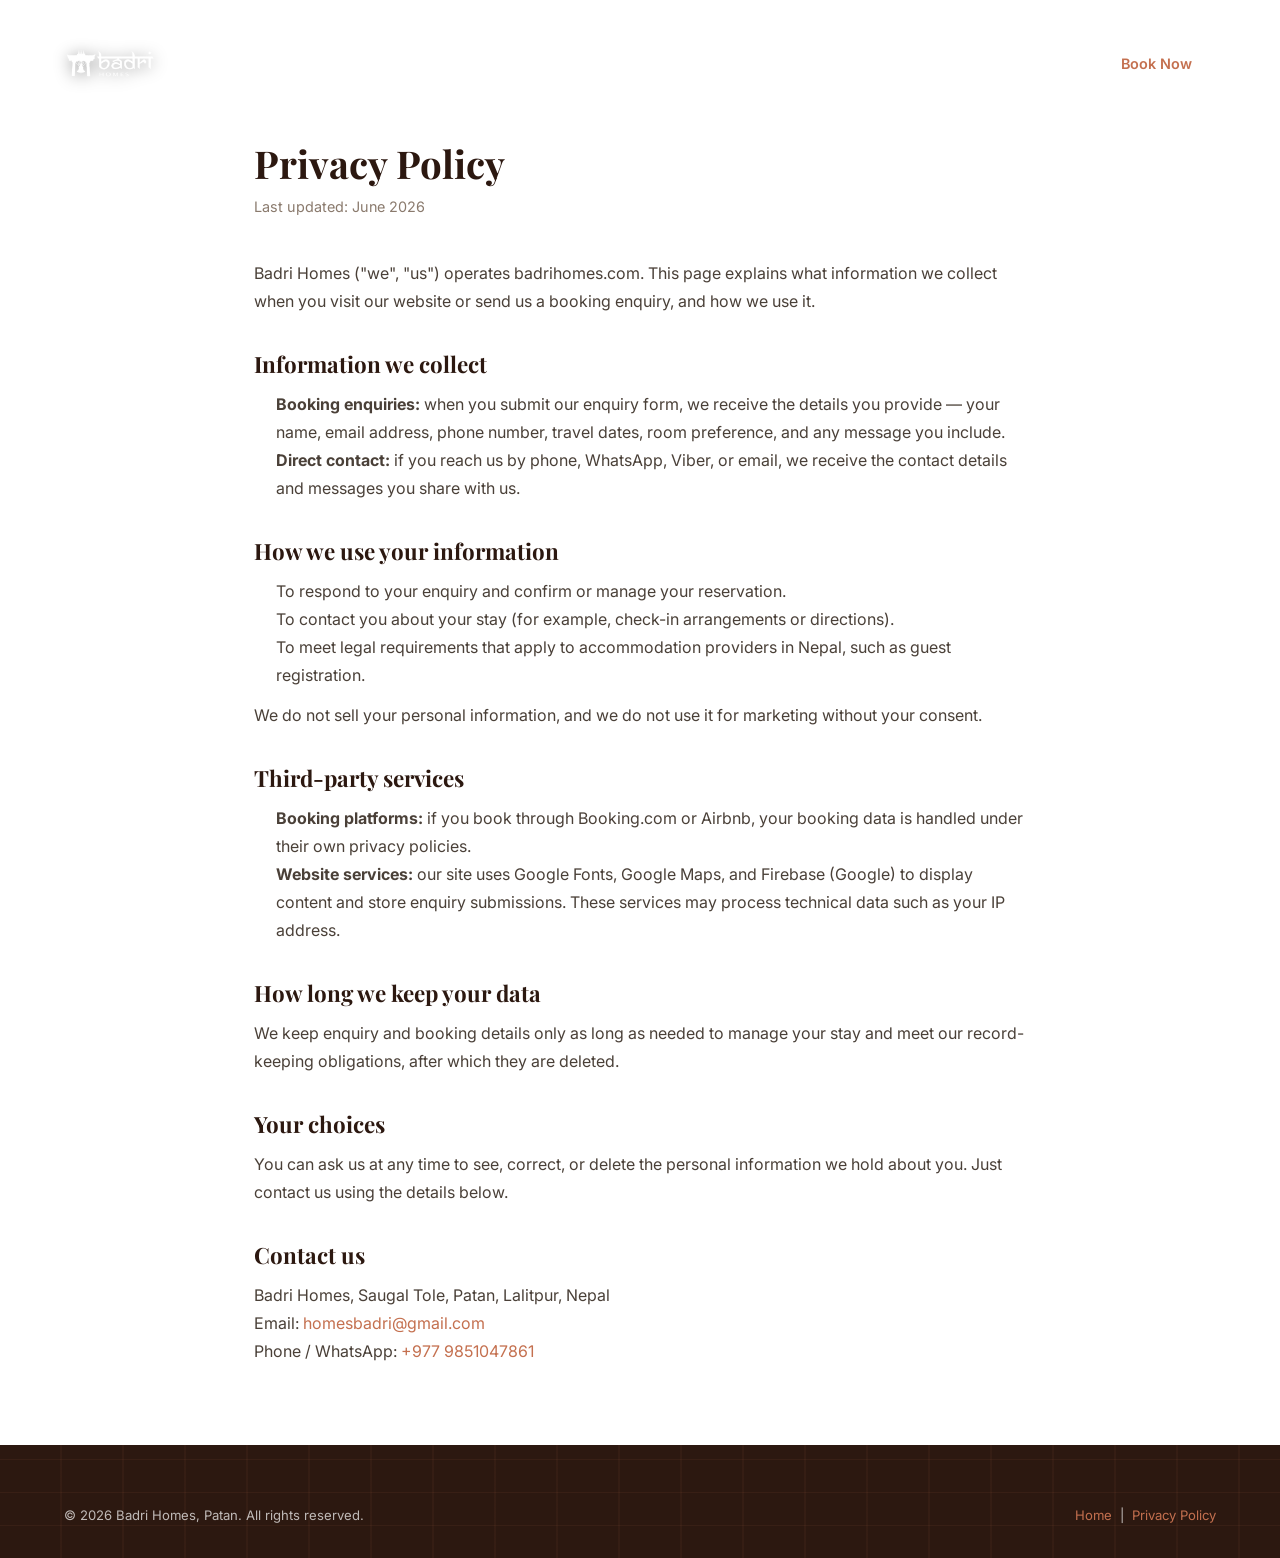
<file: privacy.html>
<!DOCTYPE html>
<html lang="en">
<head>
  <meta charset="UTF-8" />
  <meta name="viewport" content="width=device-width, initial-scale=1.0" />
  <title>Privacy Policy | Badri Homes – Newari Homestay in Patan, Nepal</title>
  <meta name="description" content="Privacy policy for Badri Homes, Patan. How we collect, use, and protect your information when you browse our website or make a booking enquiry." />
  <meta name="robots" content="index, follow" />
  <link rel="canonical" href="https://www.badrihomes.com/privacy.html" />
  <link rel="icon" type="image/x-icon" href="/favicon.ico?v=1781849694" />
  <link rel="icon" type="image/png" sizes="48x48" href="/favicon.png?v=1781849695" />

  <link rel="preconnect" href="https://fonts.googleapis.com" />
  <link rel="preconnect" href="https://fonts.gstatic.com" crossorigin />
  <link href="https://fonts.googleapis.com/css2?family=Playfair+Display:wght@600;700&family=Inter:wght@300;400;500;600&display=swap" rel="stylesheet" />
  <link rel="stylesheet" href="https://cdnjs.cloudflare.com/ajax/libs/font-awesome/6.5.0/css/all.min.css" />
  <link rel="stylesheet" href="assets/css/base.css" />
  <link rel="stylesheet" href="assets/css/nav.css" />
  <link rel="stylesheet" href="assets/css/footer.css" />
  <link rel="stylesheet" href="assets/css/responsive.css" />
  <style>
    .privacy-page { max-width: 820px; margin: 0 auto; padding: 140px 24px 80px; }
    .privacy-page h1 { font-family: 'Playfair Display', serif; font-size: 2.4rem; margin-bottom: 8px; }
    .privacy-page .updated { color: #8a7a6d; font-size: 0.9rem; margin-bottom: 40px; }
    .privacy-page h2 { font-family: 'Playfair Display', serif; font-size: 1.4rem; margin: 36px 0 12px; }
    .privacy-page p, .privacy-page li { line-height: 1.75; color: #4a4038; }
    .privacy-page ul { padding-left: 22px; margin: 12px 0; }
    .privacy-page a { color: var(--terracotta, #c06b3e); }
  </style>
</head>
<body>

  <nav id="navbar" class="solid">
    <div class="container nav-inner">
      <a href="/" class="nav-logo">
        <img src="logo.png" alt="Badri Homes Logo" />
      </a>
      <ul class="nav-links">
        <li><a href="index.html#about">About</a></li>
        <li><a href="index.html#rooms">Rooms</a></li>
        <li><a href="index.html#attractions">Explore</a></li>
        <li><a href="index.html#gallery">Gallery</a></li>
        <li><a href="/faq">FAQ</a></li>
        <li><a href="index.html#contact">Contact</a></li>
      </ul>
      <a href="/book" class="btn nav-cta">Book Now</a>
    </div>
  </nav>

  <main class="privacy-page">
    <h1>Privacy Policy</h1>
    <p class="updated">Last updated: June 2026</p>

    <p>Badri Homes ("we", "us") operates badrihomes.com. This page explains what information we collect when you visit our website or send us a booking enquiry, and how we use it.</p>

    <h2>Information we collect</h2>
    <ul>
      <li><strong>Booking enquiries:</strong> when you submit our enquiry form, we receive the details you provide — your name, email address, phone number, travel dates, room preference, and any message you include.</li>
      <li><strong>Direct contact:</strong> if you reach us by phone, WhatsApp, Viber, or email, we receive the contact details and messages you share with us.</li>
    </ul>

    <h2>How we use your information</h2>
    <ul>
      <li>To respond to your enquiry and confirm or manage your reservation.</li>
      <li>To contact you about your stay (for example, check-in arrangements or directions).</li>
      <li>To meet legal requirements that apply to accommodation providers in Nepal, such as guest registration.</li>
    </ul>
    <p>We do not sell your personal information, and we do not use it for marketing without your consent.</p>

    <h2>Third-party services</h2>
    <ul>
      <li><strong>Booking platforms:</strong> if you book through Booking.com or Airbnb, your booking data is handled under their own privacy policies.</li>
      <li><strong>Website services:</strong> our site uses Google Fonts, Google Maps, and Firebase (Google) to display content and store enquiry submissions. These services may process technical data such as your IP address.</li>
    </ul>

    <h2>How long we keep your data</h2>
    <p>We keep enquiry and booking details only as long as needed to manage your stay and meet our record-keeping obligations, after which they are deleted.</p>

    <h2>Your choices</h2>
    <p>You can ask us at any time to see, correct, or delete the personal information we hold about you. Just contact us using the details below.</p>

    <h2>Contact us</h2>
    <p>
      Badri Homes, Saugal Tole, Patan, Lalitpur, Nepal<br />
      Email: <a href="mailto:homesbadri@gmail.com">homesbadri@gmail.com</a><br />
      Phone / WhatsApp: <a href="tel:+9779851047861">+977 9851047861</a>
    </p>
  </main>

  <footer>
    <div class="container">
      <div class="footer-bottom" style="border-top:none; padding-top:0;">
        <span>&copy; 2026 Badri Homes, Patan. All rights reserved.</span>
        <span><a href="/">Home</a> &nbsp;|&nbsp; <a href="/privacy">Privacy Policy</a></span>
      </div>
    </div>
  </footer>

</body>
</html>
</file>
<file: assets/css/base.css>
/* ===== CSS RESET & BASE ===== */
*, *::before, *::after { box-sizing: border-box; margin: 0; padding: 0; }
html { scroll-behavior: smooth; font-size: 16px; }

:root {
  --beige: #F5EFE6;
  --beige-dark: #EDE3D6;
  --white: #FFFFFF;
  --terracotta: #C4704F;
  --terracotta-dark: #A85A3A;
  --brown: #6B4226;
  --brown-light: #8B5E3C;
  --text-dark: #2C1810;
  --text-mid: #5A3E2B;
  --text-light: #8A7060;
  --gold: #C9A84C;
  --shadow: rgba(44, 24, 16, 0.12);
  --radius: 12px;
  --radius-lg: 20px;
  --transition: 0.35s cubic-bezier(0.4, 0, 0.2, 1);
}

body {
  font-family: 'Inter', sans-serif;
  background-color: var(--white);
  color: var(--text-dark);
  line-height: 1.6;
  position: relative;
}
html, body {
  width: 100%;
  overflow-x: clip;
}

h1, h2, h3, h4 { font-family: 'Playfair Display', serif; line-height: 1.2; }
a { text-decoration: none; color: inherit; }
img { display: block; width: 100%; object-fit: cover; }
ul { list-style: none; }

.container { max-width: 1200px; margin: 0 auto; padding: 0 24px; }

.section-label {
  display: inline-block;
  font-size: 0.75rem;
  font-weight: 600;
  letter-spacing: 0.15em;
  text-transform: uppercase;
  color: var(--terracotta);
  margin-bottom: 12px;
}
.section-title {
  font-size: clamp(1.8rem, 4vw, 2.8rem);
  color: var(--text-dark);
  margin-bottom: 16px;
}
.section-subtitle {
  font-size: 1.05rem;
  color: var(--text-light);
  max-width: 560px;
  line-height: 1.75;
}
.section-header {
  text-align: center;
  margin-bottom: 60px;
}
.section-header .section-subtitle { margin: 0 auto; }

/* ===== BUTTONS ===== */
.btn {
  display: inline-flex;
  align-items: center;
  gap: 8px;
  padding: 14px 32px;
  border-radius: 50px;
  font-weight: 600;
  font-size: 0.95rem;
  cursor: pointer;
  border: none;
  transition: var(--transition);
}
.btn-primary { background: var(--terracotta); color: var(--white); }
.btn-primary:hover { background: var(--terracotta-dark); transform: translateY(-2px); box-shadow: 0 8px 24px rgba(196,112,79,0.35); }
.btn-outline { background: transparent; color: var(--white); border: 2px solid rgba(255,255,255,0.7); }
.btn-outline:hover { background: rgba(255,255,255,0.15); transform: translateY(-2px); }
.btn-booking { background: #003580; color: #fff !important; border-radius: 50px; font-weight: 600; transition: all 0.3s; }
.btn-booking:hover { background: #002a6e; transform: translateY(-2px); box-shadow: 0 8px 24px rgba(0,53,128,0.3); }
.btn-dark { background: var(--brown); color: var(--white); }
.btn-dark:hover { background: var(--terracotta); transform: translateY(-2px); }

/* ===== ANIMATIONS ===== */
.fade-up {
  opacity: 0;
  transform: translateY(32px);
  transition: opacity 0.65s ease, transform 0.65s ease;
}
.fade-up.visible { opacity: 1; transform: translateY(0); }
.fade-up:nth-child(2) { transition-delay: 0.1s; }
.fade-up:nth-child(3) { transition-delay: 0.2s; }
.fade-up:nth-child(4) { transition-delay: 0.3s; }
</file>
<file: assets/css/nav.css>
/* ===== NAV ===== */
nav {
  position: fixed;
  top: 0; left: 0; right: 0;
  z-index: 1000;
  padding: 18px 0;
  transition: var(--transition);
}
nav.scrolled {
  background: rgba(255,255,255,0.97);
  backdrop-filter: blur(12px);
  box-shadow: 0 2px 20px var(--shadow);
  padding: 12px 0;
}
.nav-inner {
  display: flex;
  align-items: center;
  justify-content: space-between;
}
.nav-logo {
  display: flex;
  align-items: center;
  gap: 10px;
  max-width: 280px;
}
.nav-logo img {
  height: 92px;
  width: auto;
  object-fit: contain;
  transition: filter 0.3s;
  filter: drop-shadow(0 2px 12px rgba(0,0,0,0.18));
}
@media (max-width: 768px) {
  .nav-logo img { height: 52px; }
}
nav:not(.scrolled) .nav-logo img {
  filter: brightness(0) invert(1) drop-shadow(0 2px 8px rgba(0,0,0,0.4));
}
nav.scrolled .nav-logo img { filter: none; }

.nav-links {
  display: flex;
  align-items: center;
  gap: 32px;
}
.nav-links a {
  font-size: 0.9rem;
  font-weight: 500;
  transition: color 0.2s;
}
nav:not(.scrolled) .nav-links a { color: rgba(255,255,255,0.9); }
nav:not(.scrolled) .nav-links a:hover { color: var(--white); }
nav.scrolled .nav-links a { color: var(--text-mid); }
nav.scrolled .nav-links a:hover { color: var(--terracotta); }

.nav-cta {
  padding: 10px 24px;
  border-radius: 50px;
  font-size: 0.9rem;
  font-weight: 600;
  transition: var(--transition);
}
nav:not(.scrolled) .nav-cta { background: var(--white); color: var(--terracotta); }
nav.scrolled .nav-cta { background: var(--terracotta); color: var(--white); }
.nav-cta:hover { transform: translateY(-2px); box-shadow: 0 4px 16px var(--shadow); }

/* ===== HAMBURGER ===== */
.hamburger {
  display: none;
  flex-direction: column;
  gap: 5px;
  cursor: pointer;
  padding: 6px;
  z-index: 1001;
  border: none;
  background: none;
}
.hamburger span {
  display: block;
  width: 24px; height: 2.5px;
  border-radius: 2px;
  background: var(--white);
  transition: transform 0.3s ease, opacity 0.3s ease;
}
nav.scrolled .hamburger span { background: var(--text-dark); }
/* Menu open: nav gets white bg, hamburger spans turn dark */
nav.menu-open { background: rgba(255,255,255,0.98) !important; box-shadow: none; }
.hamburger.active span { background: var(--text-dark) !important; }
.hamburger.active span:nth-child(1) { transform: rotate(45deg) translate(5px, 5.5px); }
.hamburger.active span:nth-child(2) { opacity: 0; transform: scaleX(0); }
.hamburger.active span:nth-child(3) { transform: rotate(-45deg) translate(5px, -5.5px); }
/* When menu is open the nav has white bg — hamburger becomes dark automatically */
.hamburger.active {
  background: none;
}

/* ===== MOBILE OVERLAY ===== */
.mobile-overlay {
  position: fixed;
  inset: 0;
  background: rgba(0,0,0,0.6);
  z-index: 998;
  opacity: 0;
  pointer-events: none;
  transition: opacity 0.25s ease;
}
.mobile-overlay.open {
  opacity: 1;
  pointer-events: all;
}

/* ===== MOBILE MENU — drops down from below the navbar ===== */
.mobile-menu {
  position: fixed;
  top: 88px;   /* exactly below the navbar (52px logo + 18px padding × 2) */
  left: 0;
  right: 0;
  width: 100%;
  background: #ffffff;
  z-index: 999;
  transform: translateY(-110%);
  transition: transform 0.25s ease-out, visibility 0.25s;
  visibility: hidden;
  box-shadow: 0 8px 24px rgba(44,24,16,0.25);
  will-change: transform;
}
.mobile-menu.open {
  transform: translateY(0);
  visibility: visible;
}

/* Nav links */
.mobile-nav {
  display: flex;
  flex-direction: column;
  padding: 8px 16px 20px;
  gap: 0;
  background: #ffffff;
}
.mobile-nav a {
  display: flex;
  align-items: center;
  gap: 14px;
  font-size: 0.97rem;
  font-weight: 500;
  color: var(--text-dark);
  padding: 15px 12px;
  border-bottom: 1px solid var(--beige-dark);
  font-family: 'Inter', sans-serif;
  text-decoration: none;
}
.mobile-nav a i {
  width: 22px;
  text-align: center;
  color: var(--terracotta);
  font-size: 1rem;
  flex-shrink: 0;
}
.mobile-nav a span { flex: 1; }
.mobile-nav a:active { background: var(--beige); }

/* Book Your Stay — last item styled as button */
.mobile-nav a.mobile-book-btn {
  margin-top: 12px;
  background: var(--terracotta);
  color: #fff;
  border-radius: 10px;
  border-bottom: none;
  justify-content: center;
  padding: 15px;
  font-weight: 600;
  font-size: 0.95rem;
}
.mobile-nav a.mobile-book-btn i { color: #fff; }
.mobile-nav a.mobile-book-btn:active { background: var(--terracotta-dark); }
</file>
<file: assets/css/footer.css>
/* ===== FOOTER ===== */
footer {
  background: var(--text-dark);
  background-image:
    repeating-linear-gradient(0deg, transparent, transparent 32px, rgba(196,112,79,0.08) 32px, rgba(196,112,79,0.08) 33px),
    repeating-linear-gradient(90deg, transparent, transparent 60px, rgba(196,112,79,0.06) 60px, rgba(196,112,79,0.06) 62px);
  color: rgba(255,255,255,0.7);
  padding: 60px 0 32px;
}
@media (max-width: 768px) {
  footer { padding: 40px 0 32px; }
}
.footer-grid {
  display: grid;
  grid-template-columns: 1.4fr 1fr 1fr 1fr 1.2fr;
  gap: 36px;
  margin-bottom: 48px;
}
@media (max-width: 1024px) {
  .footer-grid { grid-template-columns: 1fr 1fr 1fr; }
}
@media (max-width: 640px) {
  .footer-grid { grid-template-columns: 1fr 1fr; gap: 28px; }
}
.footer-brand .nav-logo img { filter: drop-shadow(0 2px 8px rgba(255,255,255,0.2)); }
.footer-desc { font-size: 0.88rem; line-height: 1.75; margin: 16px 0 24px; }
.social-links { display: flex; gap: 12px; }
.social-link {
  width: 38px; height: 38px;
  border-radius: 10px;
  background: rgba(255,255,255,0.08);
  display: flex; align-items: center; justify-content: center;
  color: rgba(255,255,255,0.7);
  font-size: 0.9rem;
  transition: var(--transition);
}
.social-link:hover { background: var(--terracotta); color: var(--white); transform: translateY(-3px); }
.footer-col h4 {
  font-family: 'Inter', sans-serif;
  font-size: 0.82rem;
  font-weight: 600;
  text-transform: uppercase;
  letter-spacing: 0.12em;
  color: var(--white);
  margin-bottom: 20px;
}
.footer-links { display: flex; flex-direction: column; gap: 10px; }
.footer-links a { font-size: 0.88rem; transition: color 0.2s; }
.footer-links a:hover { color: var(--terracotta); }
.footer-bottom {
  border-top: 1px solid rgba(255,255,255,0.1);
  padding-top: 24px;
  display: flex;
  align-items: center;
  justify-content: space-between;
  font-size: 0.82rem;
}
.footer-bottom a { color: var(--terracotta); }

/* ===== FLOATING CONTACT WIDGET ===== */
.fc-wrap { position: fixed; bottom: 88px; right: 32px; z-index: 600; display: flex; flex-direction: column; align-items: flex-end; gap: 10px; }
@media (max-width: 768px) {
  .fc-wrap { bottom: 140px; right: 16px; }
}
.fc-btn {
  width: 54px; height: 54px; border-radius: 50%;
  background: var(--terracotta);
  color: #fff; font-size: 1.3rem;
  display: flex; align-items: center; justify-content: center;
  cursor: pointer; box-shadow: 0 4px 20px rgba(196,112,79,0.5);
  border: none; transition: transform 0.25s, box-shadow 0.25s;
}
@media (max-width: 768px) {
  .fc-btn { width: 48px; height: 48px; font-size: 1.1rem; }
}
.fc-btn:hover { transform: scale(1.08); box-shadow: 0 6px 28px rgba(196,112,79,0.6); }
.fc-btn.open { background: var(--brown); }
.fc-panel {
  display: none;
  background: var(--white);
  border-radius: 16px;
  box-shadow: 0 8px 40px rgba(44,24,16,0.18);
  padding: 16px;
  width: 260px;
  border: 1px solid var(--beige-dark);
}
@media (max-width: 768px) {
  .fc-panel { width: 200px; }
}
.fc-panel.open { display: block; }
.fc-panel-title { font-size: 0.75rem; font-weight: 700; text-transform: uppercase; letter-spacing: 0.1em; color: var(--text-light); margin-bottom: 12px; }
.fc-number { margin-bottom: 12px; }
.fc-number:last-child { margin-bottom: 0; }
.fc-num-label { font-size: 0.82rem; font-weight: 600; color: var(--text-dark); margin-bottom: 7px; }
.fc-actions { display: flex; gap: 7px; }
.fc-action {
  flex: 1; display: flex; flex-direction: column; align-items: center; gap: 4px;
  padding: 8px 4px; border-radius: 10px; text-decoration: none;
  font-size: 0.7rem; font-weight: 600; transition: all 0.2s; border: 1.5px solid transparent;
}
.fc-action i { font-size: 1.1rem; }
.fc-action.call  { color: #2d7a2d; border-color: #c8e6c8; background: #f0faf0; }
.fc-action.call:hover  { background: #2d7a2d; color: #fff; border-color: #2d7a2d; }
.fc-action.whatsapp { color: #25d366; border-color: #c3f0d4; background: #f0fdf5; }
.fc-action.whatsapp:hover { background: #25d366; color: #fff; border-color: #25d366; }
.fc-action.viber { color: #7360f2; border-color: #ddd9fc; background: #f5f3ff; }
.fc-action.viber:hover { background: #7360f2; color: #fff; border-color: #7360f2; }
.fc-divider { border: none; border-top: 1px solid var(--beige-dark); margin: 12px 0; }

/* ===== SCROLL TO TOP ===== */
#scroll-top {
  position: fixed;
  bottom: 32px; right: 32px;
  width: 46px; height: 46px;
  background: var(--terracotta);
  color: var(--white);
  border-radius: 12px;
  display: flex; align-items: center; justify-content: center;
  cursor: pointer;
  box-shadow: 0 4px 20px rgba(196,112,79,0.4);
  opacity: 0; pointer-events: none;
  transition: var(--transition);
  z-index: 500;
  font-size: 1rem;
}
@media (max-width: 768px) {
  #scroll-top { bottom: 72px; right: 16px; width: 42px; height: 42px; font-size: 0.9rem; }
}
#scroll-top.show { opacity: 1; pointer-events: all; }
#scroll-top:hover { transform: translateY(-3px); }
</file>
<file: assets/css/responsive.css>
/* ===== RESPONSIVE ===== */

/* Desktop (1100px+) */
@media (max-width: 1100px) {
  .hero-room-preview { display: none; }
}

/* Tablet (1024px) */
@media (max-width: 1024px) {
  .rooms-grid { grid-template-columns: repeat(2, 1fr); }
  .attractions-grid { grid-template-columns: repeat(2, 1fr); }
  .gems-grid { grid-template-columns: repeat(2, 1fr); }
  .footer-grid { grid-template-columns: repeat(2, 1fr); }
  .gallery-grid { grid-template-columns: repeat(3, 1fr); }
  .testimonial-card { flex: 0 0 calc(50% - 12px); }
}

/* Mobile Landscape (768px) */
@media (max-width: 768px) {
  /* Navigation */
  .nav-links, .nav-cta { display: none; }
  .hamburger { display: flex; }

  /* Hero - pad vertically so content isn't behind nav or stats bar */
  #hero {
    padding-top: 80px;
    padding-bottom: 108px; /* height of 2x2 stats grid */
  }

  /* Hero chrome — hide elements that clutter small screens */
  .hero-thumbs { display: none; }
  .hero-caption { display: none; }
  .hero-progress { display: none; }
  .hero-dots { bottom: 14px; }
  .hero-prev { left: 12px; }
  .hero-next { right: 12px; }

  /* Stats bar: keep absolute at bottom, switch to 2×2 grid */
  .hero-stats { position: absolute; bottom: 0; left: 0; right: 0; }
  .hero-stats-inner {
    display: grid;
    grid-template-columns: 1fr 1fr;
    padding: 0 0;
  }
  .stat-item {
    padding: 12px 14px;
    border-right: 1px solid rgba(255,255,255,0.15);
    border-bottom: 1px solid rgba(255,255,255,0.15);
  }
  .stat-item:nth-child(2),
  .stat-item:nth-child(4) { border-right: none; }
  .stat-item:nth-child(3),
  .stat-item:nth-child(4) { border-bottom: none; }
  .stat-icon { width: 34px; height: 34px; font-size: 0.85rem; border-radius: 8px; }
  .stat-label { font-size: 0.62rem; }
  .stat-value { font-size: 0.88rem; }

  /* Content sections */
  .about-grid { grid-template-columns: 1fr; }
  .about-images { height: 320px; }
  .rooms-grid { grid-template-columns: 1fr; }
  .attractions-grid { grid-template-columns: 1fr; }
  .gems-grid { grid-template-columns: repeat(2, 1fr); }
  .contact-grid { grid-template-columns: 1fr; }
  .footer-grid { grid-template-columns: 1fr; gap: 32px; }
  .footer-bottom { flex-direction: column; gap: 12px; text-align: center; }
  .form-row { grid-template-columns: 1fr; }

  /* Gallery - remove masonry on mobile */
  .gallery-grid { grid-template-columns: repeat(2, 1fr); grid-template-rows: auto; }
  .gallery-item.large, .gallery-item.tall { grid-column: span 1; grid-row: span 1; }
}

/* Mobile Portrait (640px) */
@media (max-width: 640px) {
  .testimonial-card { flex: 0 0 100%; }
  .gallery-grid { grid-template-columns: 1fr; }
  .gems-grid { grid-template-columns: 1fr; }
}

/* Small Mobile (480px) */
@media (max-width: 480px) {
  .about-features { grid-template-columns: 1fr; }
  .hero-actions { flex-direction: column; }
  .container { padding: 0 16px; }
}
</file>
